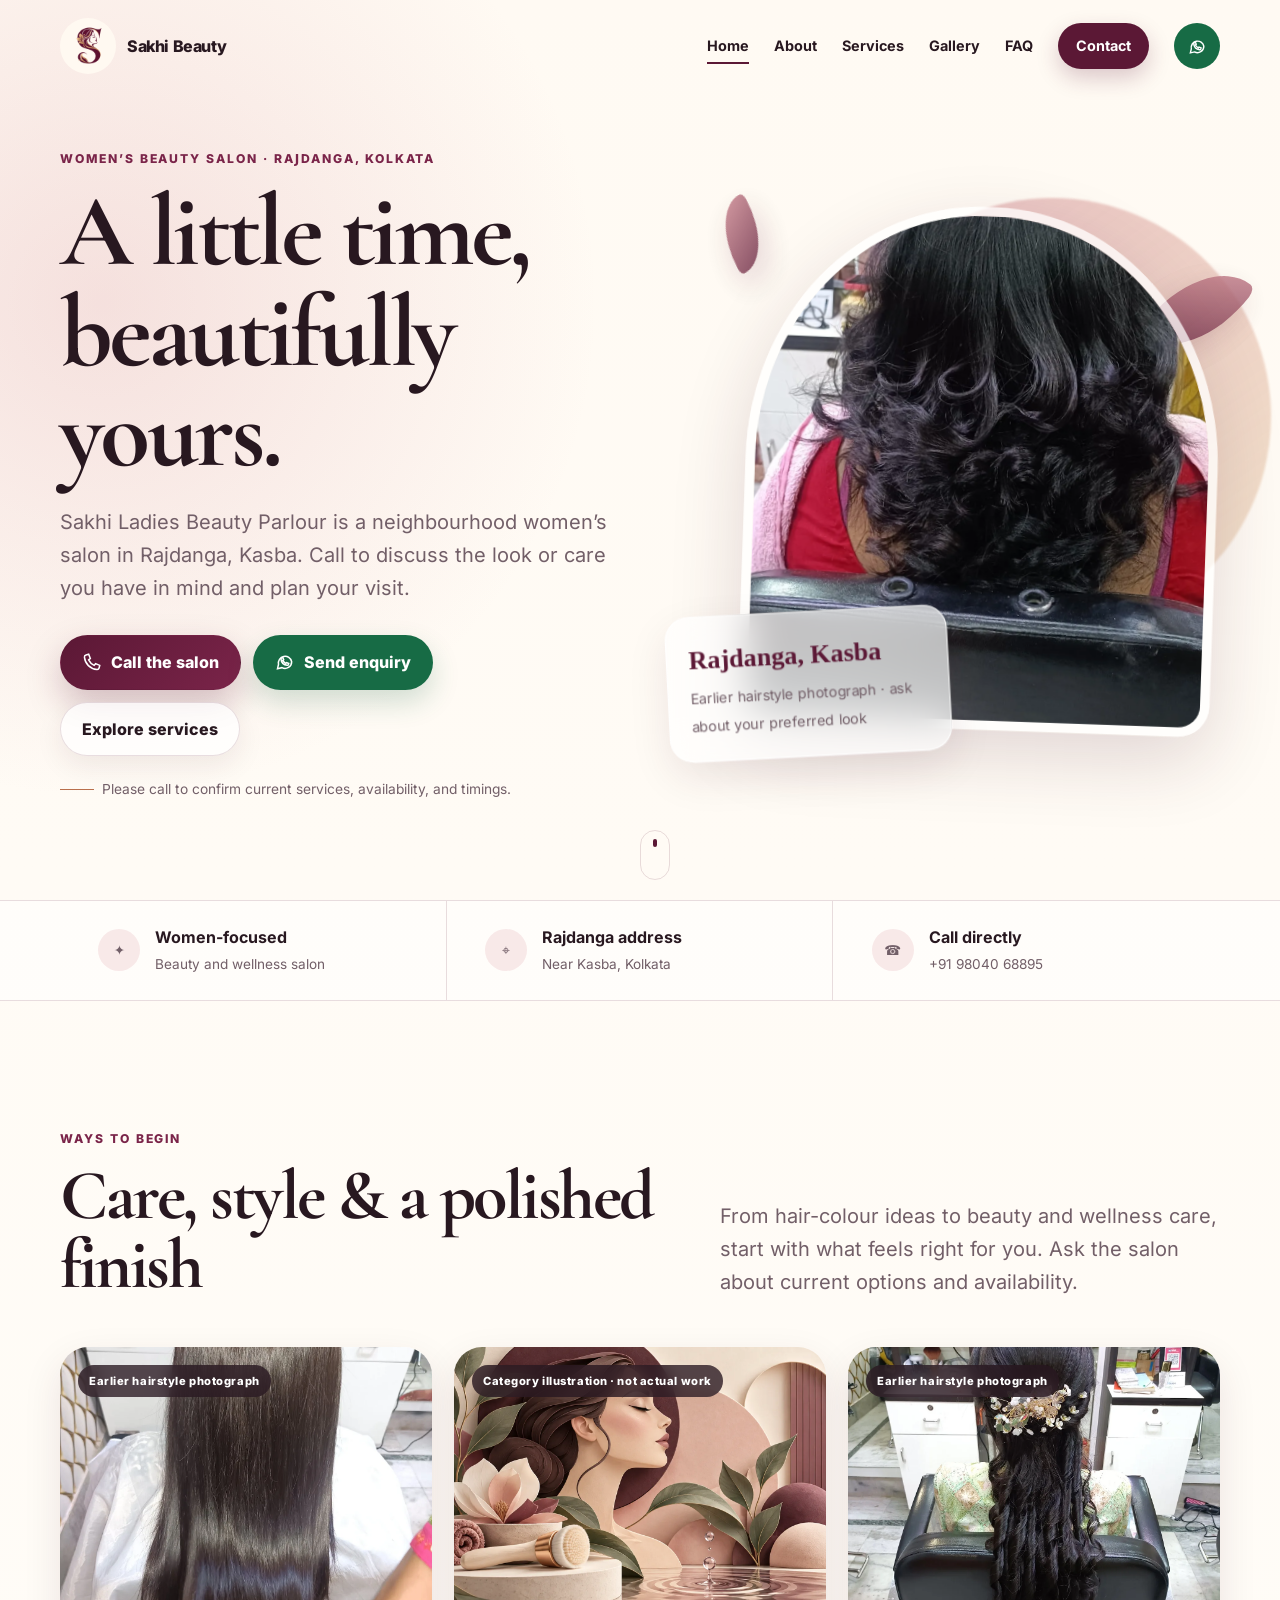
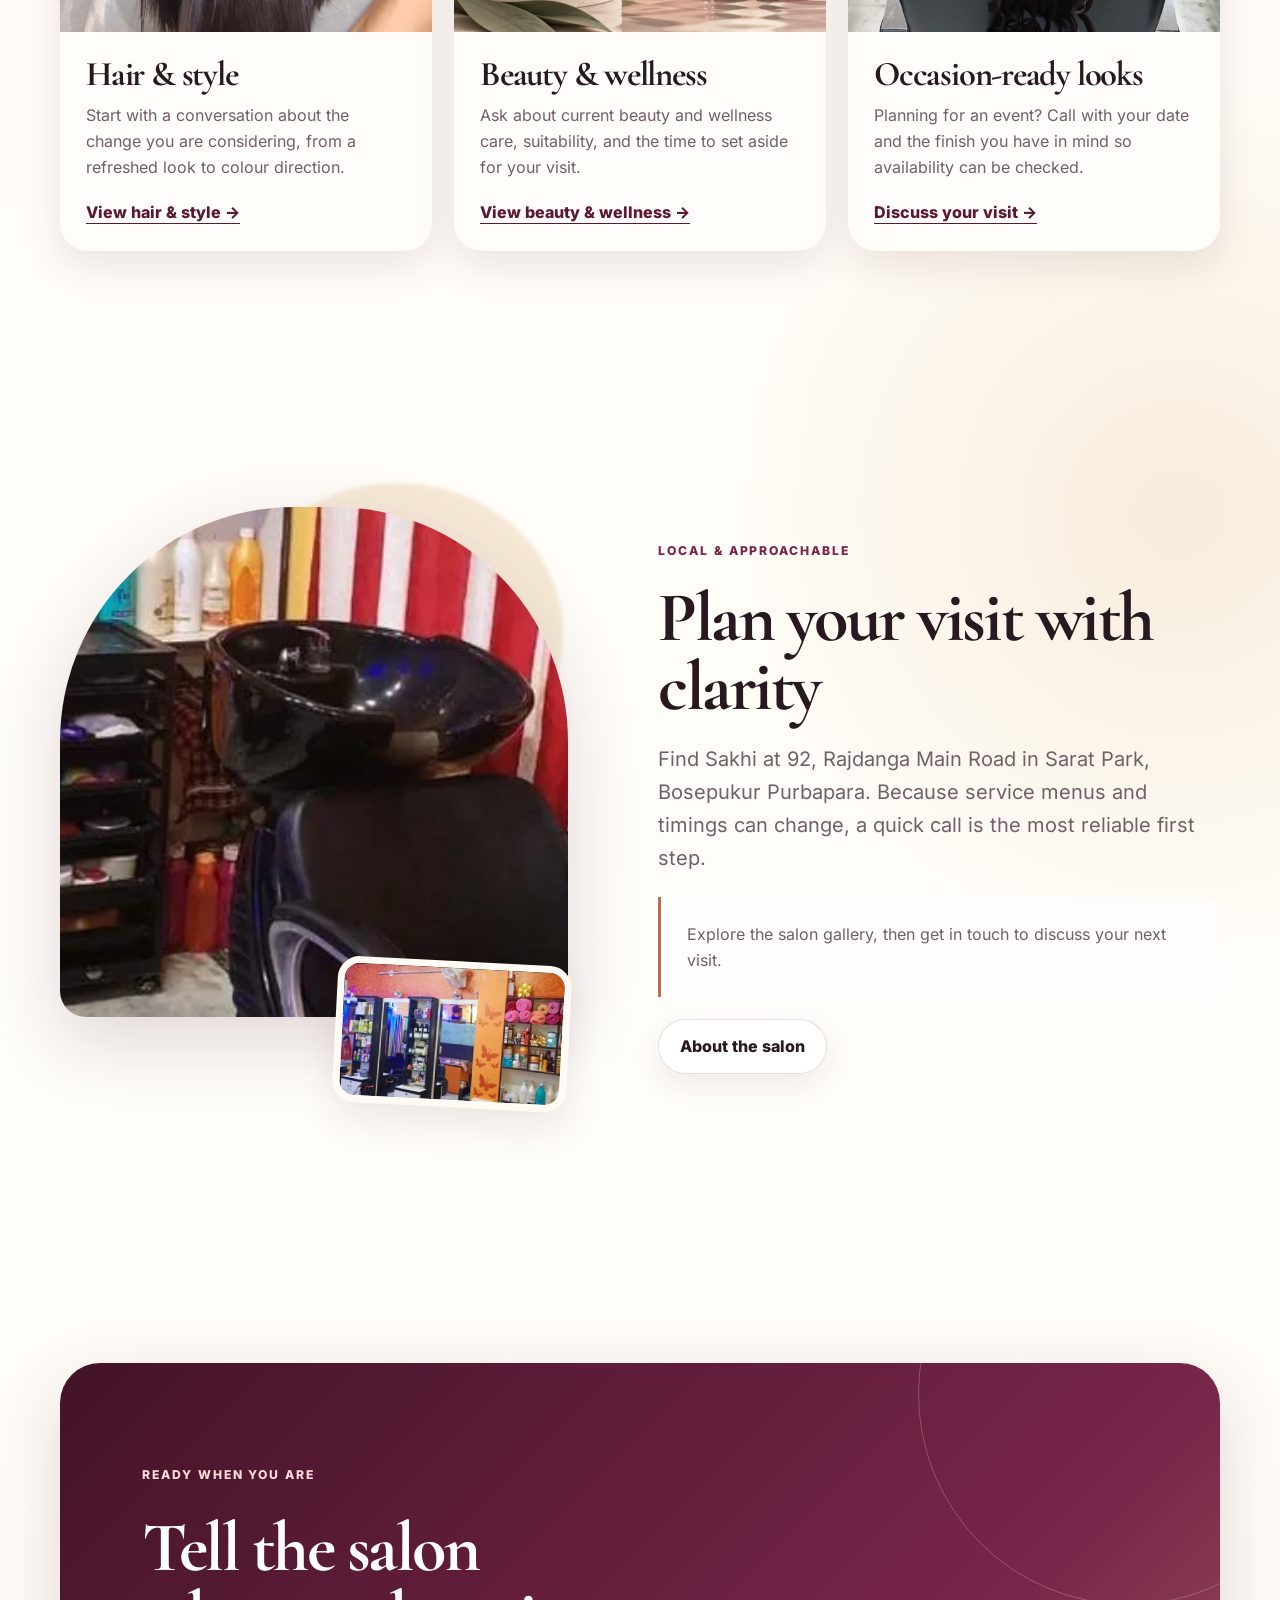
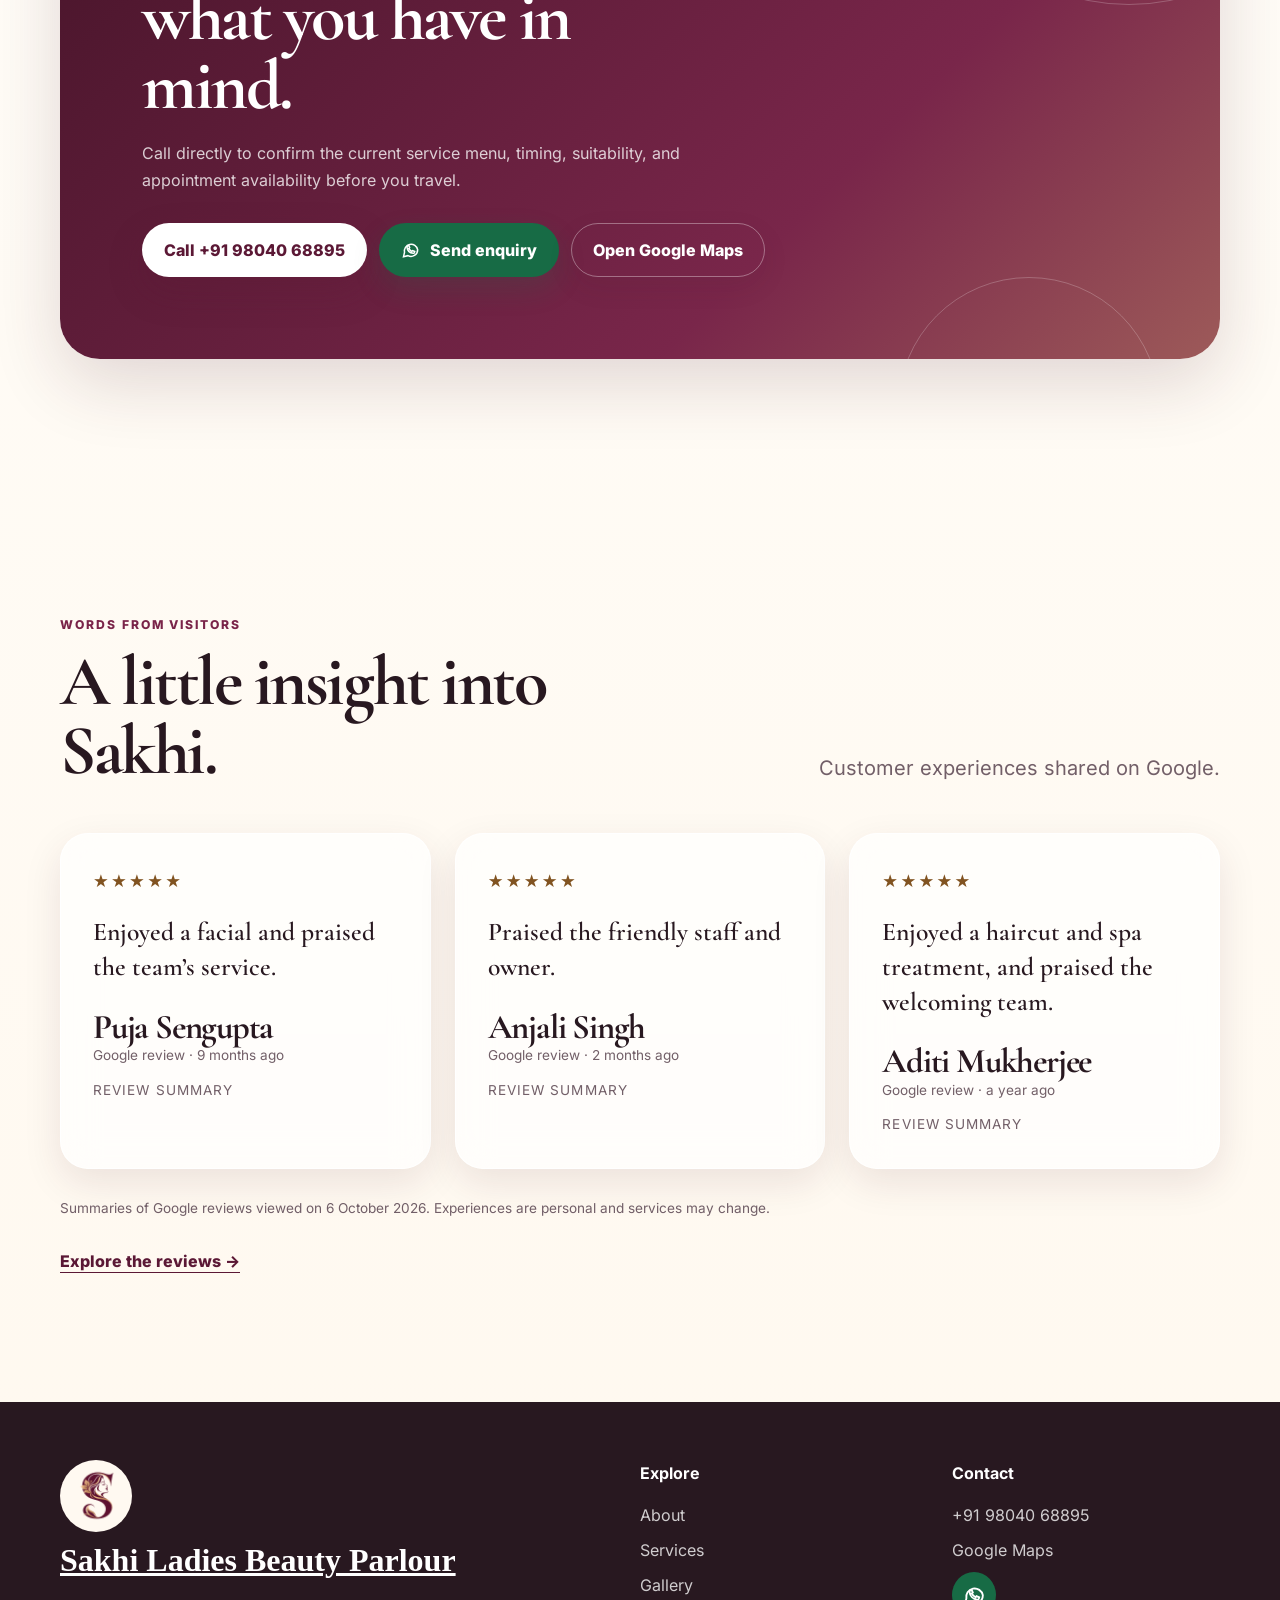
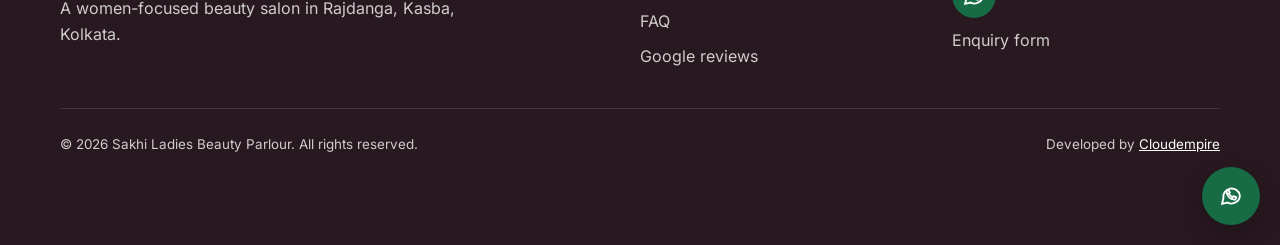
<file: index.html>
<!doctype html>
<html lang="en">
<head>
  <meta charset="utf-8">
  <meta name="viewport" content="width=device-width, initial-scale=1">
  <title>Sakhi Ladies Beauty Parlour | Women’s Salon in Rajdanga, Kolkata</title>
  <meta name="description" content="Discover Sakhi Ladies Beauty Parlour, a women-focused beauty salon at Rajdanga, Kasba. Call to discuss salon services and plan your visit.">
  <link rel="canonical" href="https://cloudempiretech.github.io/sakhi-ladies-beauty-parlour-kolkata/">
  <meta name="theme-color" content="#5b1835">
  
  <link rel="stylesheet" href="assets/css/fonts.css">
  <link rel="stylesheet" href="assets/css/styles.css">
  <script type="application/ld+json">{"@context":"https://schema.org","@type":"BeautySalon","name":"Sakhi Ladies Beauty Parlour","url":"https://cloudempiretech.github.io/sakhi-ladies-beauty-parlour-kolkata/","telephone":"+919804068895","image":"https://cloudempiretech.github.io/sakhi-ladies-beauty-parlour-kolkata/assets/images/sakhi-google-4-lg.webp","address":{"@type":"PostalAddress","streetAddress":"92, Rajdanga Main Road, Sarat Park, Bosepukur Purbapara","addressLocality":"Kolkata","addressRegion":"West Bengal","postalCode":"700107","addressCountry":"IN"},"hasMap":"https://www.google.com/maps/?cid=14520142318834126760"}</script>
<link rel="icon" href="favicon.ico" sizes="any"><link rel="icon" type="image/png" href="assets/images/favicon-32.png" sizes="32x32"><link rel="apple-touch-icon" href="assets/images/apple-touch-icon.png"></head>
<body>
  <a class="skip-link" href="#main">Skip to main content</a>
  <header class="site-header"><nav class="nav" aria-label="Primary navigation">
    <a class="brand" href="index.html"><img class="brand-logo" src="assets/images/sakhi-logo.png" alt="Sakhi logo concept" width="256" height="256"><span>Sakhi Beauty</span></a>
    <button class="menu-toggle" aria-expanded="false" aria-controls="site-menu" aria-label="Open navigation"><span></span></button>
    <div class="nav-links" id="site-menu"><a aria-current="page" href="index.html">Home</a><a href="about.html">About</a><a href="services.html">Services</a><a href="gallery.html">Gallery</a><a href="faq.html">FAQ</a><a class="nav-cta" href="contact.html">Contact</a><a class="nav-whatsapp icon-channel" href="https://wa.me/919804068895" target="_blank" rel="noopener noreferrer" aria-label="Message Sakhi on WhatsApp" title="Message Sakhi"><svg class="wa-icon" viewBox="0 0 24 24" aria-hidden="true" focusable="false"><path d="M20 11.7a8 8 0 0 1-11.7 7.1L3 20l1.2-5.1A8 8 0 1 1 20 11.7Z"/><path d="m8 7 1.3-.4 1.1 2.6-1 .9a8 8 0 0 0 3.6 3.6l.9-1 2.6 1.1-.4 1.3c-.2.6-.8 1-1.4.9-4-.4-7.1-3.5-7.5-7.5 0-.7.3-1.3.8-1.5Z"/></svg></a></div>
  </nav></header>
  <main id="main">
    <section class="hero">
      <div class="hero-grid">
        <div class="hero-copy stagger"><p class="eyebrow">Women’s beauty salon · Rajdanga, Kolkata</p><h1>A little time, beautifully yours.</h1><p class="lead">Sakhi Ladies Beauty Parlour is a neighbourhood women’s salon in Rajdanga, Kasba. Call to discuss the look or care you have in mind and plan your visit.</p><div class="hero-actions"><a class="btn btn-primary" href="tel:+919804068895" aria-label="Call Sakhi Ladies Beauty Parlour at 98040 68895"><svg viewBox="0 0 24 24" aria-hidden="true"><path d="M4.8 3.5 8 2.7l2 5-2.1 1.7a15 15 0 0 0 6.7 6.7l1.7-2.1 5 2-.8 3.2c-.3 1.2-1.4 2-2.6 1.9C9.7 20.2 3.8 14.3 2.9 6.1c-.1-1.2.7-2.3 1.9-2.6Z"/></svg>Call the salon</a><a class="btn btn-whatsapp" href="https://wa.me/919804068895?text=Hello%20Sakhi%2C%20I%27d%20like%20to%20enquire%20about%20a%20salon%20visit." target="_blank" rel="noopener noreferrer" aria-label="Enquire with Sakhi Ladies Beauty Parlour on WhatsApp"><svg viewBox="0 0 24 24" aria-hidden="true"><path d="M20 11.7a8 8 0 0 1-11.7 7.1L3 20l1.2-5.1A8 8 0 1 1 20 11.7Z"/><path d="m8 7 1.3-.4 1.1 2.6-1 .9a8 8 0 0 0 3.6 3.6l.9-1 2.6 1.1-.4 1.3c-.2.6-.8 1-1.4.9-4-.4-7.1-3.5-7.5-7.5 0-.7.3-1.3.8-1.5Z"/></svg>Send enquiry</a><a class="btn btn-secondary" href="services.html">Explore services</a></div><p class="hero-note">Please call to confirm current services, availability, and timings.</p></div>
        <div class="hero-media" aria-label="Verified earlier business photograph"><div class="hero-orb"></div><span class="petal one"></span><span class="petal two"></span><picture class="hero-frame"><source media="(max-width:620px)" srcset="assets/images/sakhi-google-4-sm.webp"><source media="(max-width:1000px)" srcset="assets/images/sakhi-google-4-md.webp"><img src="assets/images/sakhi-google-4-lg.webp" alt="Earlier Sakhi gallery photograph of curled hair, viewed from behind" width="1200" height="1200" fetchpriority="high"></picture><div class="hero-card glass"><strong>Rajdanga, Kasba</strong><span>Earlier hairstyle photograph · ask about your preferred look</span></div></div>
      </div><div class="scroll-cue" aria-hidden="true"></div>
    </section>
    <div class="trust-strip"><div class="wrap trust-grid"><div class="trust-item"><span class="trust-icon" aria-hidden="true">✦</span><div><strong>Women-focused</strong><span>Beauty and wellness salon</span></div></div><div class="trust-item"><span class="trust-icon" aria-hidden="true">⌖</span><div><strong>Rajdanga address</strong><span>Near Kasba, Kolkata</span></div></div><div class="trust-item"><span class="trust-icon" aria-hidden="true">☎</span><div><strong>Call directly</strong><span>+91 98040 68895</span></div></div></div></div>
    <section class="section"><div class="wrap"><div class="section-head" data-reveal><div><p class="eyebrow">Ways to begin</p><h2>Care, style & a polished finish</h2></div><p class="lead">From hair-colour ideas to beauty and wellness care, start with what feels right for you. Ask the salon about current options and availability.</p></div><div class="cards">
      <article class="service-card" data-reveal><picture><source media="(max-width:620px)" srcset="assets/images/sakhi-google-1-sm.webp"><source media="(max-width:1000px)" srcset="assets/images/sakhi-google-1-md.webp"><img src="assets/images/sakhi-google-1-lg.webp" alt="Earlier Sakhi gallery photograph of long straight hair, viewed from behind" width="1200" height="1600" loading="lazy"></picture><span class="art-label">Earlier hairstyle photograph</span><div class="service-card-body"><h3>Hair & style</h3><p>Start with a conversation about the change you are considering, from a refreshed look to colour direction.</p><a class="text-link" href="hair-style.html">View hair & style →</a></div></article>
      <article class="service-card" data-reveal><picture><source media="(max-width:620px)" srcset="assets/images/illustration-wellness-sm.webp"><source media="(max-width:1000px)" srcset="assets/images/illustration-wellness-md.webp"><img src="assets/images/illustration-wellness-lg.webp" alt="Illustration of a serene face, botanical leaves and a facial brush representing beauty and wellness care" loading="lazy" width="1440" height="960"></picture><span class="art-label">Category illustration · not actual work</span><div class="service-card-body"><h3>Beauty & wellness</h3><p>Ask about current beauty and wellness care, suitability, and the time to set aside for your visit.</p><a class="text-link" href="beauty-wellness.html">View beauty & wellness →</a></div></article>
      <article class="service-card" data-reveal><picture><source media="(max-width:620px)" srcset="assets/images/sakhi-google-5-sm.webp"><source media="(max-width:1000px)" srcset="assets/images/sakhi-google-5-md.webp"><img src="assets/images/sakhi-google-5-lg.webp" alt="Earlier Sakhi gallery photograph of a half-up hairstyle with floral hair accessories" width="1200" height="1600" loading="lazy"></picture><span class="art-label">Earlier hairstyle photograph</span><div class="service-card-body"><h3>Occasion-ready looks</h3><p>Planning for an event? Call with your date and the finish you have in mind so availability can be checked.</p><a class="text-link" href="contact.html">Discuss your visit →</a></div></article>
    </div></div></section>
    <section class="section"><div class="wrap split"><div class="stacked-media" data-reveal><img class="main" src="assets/images/sakhi-interior-1-lg.webp" alt="Earlier photograph of a shampoo basin and salon chair at Sakhi" loading="lazy" width="500" height="300"><img class="small" src="assets/images/sakhi-interior-2-lg.webp" alt="Earlier directory photograph showing a salon mirror station and product shelves" loading="lazy" width="500" height="300"></div><div class="copy-stack" data-reveal><p class="eyebrow">Local & approachable</p><h2>Plan your visit with clarity</h2><p class="lead">Find Sakhi at 92, Rajdanga Main Road in Sarat Park, Bosepukur Purbapara. Because service menus and timings can change, a quick call is the most reliable first step.</p><div class="quote">Explore the salon gallery, then get in touch to discuss your next visit.</div><a class="btn btn-secondary" href="about.html">About the salon</a></div></div></section>
    <section class="section"><div class="wrap cta-panel" data-reveal><p class="eyebrow" style="color:#ffd9d8">Ready when you are</p><h2>Tell the salon what you have in mind.</h2><p>Call directly to confirm the current service menu, timing, suitability, and appointment availability before you travel.</p><div class="hero-actions"><a class="btn btn-primary" href="tel:+919804068895">Call +91 98040 68895</a><a class="btn btn-whatsapp" href="https://wa.me/919804068895?text=Hello%20Sakhi%2C%20I%27d%20like%20to%20enquire%20about%20a%20salon%20visit." target="_blank" rel="noopener noreferrer" aria-label="Enquire with Sakhi Ladies Beauty Parlour on WhatsApp"><svg viewBox="0 0 24 24" aria-hidden="true"><path d="M20 11.7a8 8 0 0 1-11.7 7.1L3 20l1.2-5.1A8 8 0 1 1 20 11.7Z"/><path d="m8 7 1.3-.4 1.1 2.6-1 .9a8 8 0 0 0 3.6 3.6l.9-1 2.6 1.1-.4 1.3c-.2.6-.8 1-1.4.9-4-.4-7.1-3.5-7.5-7.5 0-.7.3-1.3.8-1.5Z"/></svg>Send enquiry</a><a class="btn btn-secondary" style="color:#fff;background:transparent;border-color:rgba(255,255,255,.35)" href="https://www.google.com/maps/?cid=14520142318834126760" target="_blank" rel="noopener noreferrer">Open Google Maps</a></div></div></section>
  <section class="section review-section"><div class="wrap"><div class="section-head" data-reveal><div><p class="eyebrow">Words from visitors</p><h2>A little insight into Sakhi.</h2></div><p class="lead">Customer experiences shared on Google.</p></div><div class="review-grid"><article class="review-card glass" data-reveal><p class="review-stars" aria-label="5 out of 5 stars">★★★★★</p><p class="review-summary">Enjoyed a facial and praised the team’s service.</p><h3>Puja Sengupta</h3><p class="review-meta">Google review · 9 months ago</p><p class="review-label">Review summary</p></article><article class="review-card glass" data-reveal><p class="review-stars" aria-label="5 out of 5 stars">★★★★★</p><p class="review-summary">Praised the friendly staff and owner.</p><h3>Anjali Singh</h3><p class="review-meta">Google review · 2 months ago</p><p class="review-label">Review summary</p></article><article class="review-card glass" data-reveal><p class="review-stars" aria-label="5 out of 5 stars">★★★★★</p><p class="review-summary">Enjoyed a haircut and spa treatment, and praised the welcoming team.</p><h3>Aditi Mukherjee</h3><p class="review-meta">Google review · a year ago</p><p class="review-label">Review summary</p></article></div><p class="review-note">Summaries of Google reviews viewed on 6 October 2026. Experiences are personal and services may change.</p><a class="text-link" href="reviews.html">Explore the reviews →</a></div></section></main>
  <footer class="site-footer"><div class="wrap"><div class="footer-grid"><div><a class="footer-brand" href="index.html"><img class="footer-logo" src="assets/images/sakhi-logo.png" alt="Sakhi logo concept" width="256" height="256">Sakhi Ladies Beauty Parlour</a><p>A women-focused beauty salon in Rajdanga, Kasba, Kolkata.</p></div><div class="footer-links"><strong>Explore</strong><a href="about.html">About</a><a href="services.html">Services</a><a href="gallery.html">Gallery</a><a href="faq.html">FAQ</a><a href="reviews.html">Google reviews</a></div><div class="footer-links"><strong>Contact</strong><a href="tel:+919804068895">+91 98040 68895</a><a href="https://www.google.com/maps/?cid=14520142318834126760" target="_blank" rel="noopener noreferrer">Google Maps</a><a href="https://wa.me/919804068895" target="_blank" rel="noopener noreferrer" class="icon-channel" aria-label="Message Sakhi on WhatsApp" title="Message Sakhi"><svg class="wa-icon" viewBox="0 0 24 24" aria-hidden="true" focusable="false"><path d="M20 11.7a8 8 0 0 1-11.7 7.1L3 20l1.2-5.1A8 8 0 1 1 20 11.7Z"/><path d="m8 7 1.3-.4 1.1 2.6-1 .9a8 8 0 0 0 3.6 3.6l.9-1 2.6 1.1-.4 1.3c-.2.6-.8 1-1.4.9-4-.4-7.1-3.5-7.5-7.5 0-.7.3-1.3.8-1.5Z"/></svg></a><a href="contact.html#enquiry">Enquiry form</a></div></div><div class="footer-bottom"><span>© 2026 Sakhi Ladies Beauty Parlour. All rights reserved.</span><span>Developed by <a href="https://cloudempire.tech/" target="_blank" rel="noopener noreferrer">Cloudempire</a></span></div></div></footer>
  <script src="assets/js/main.js" defer></script>
<a class="whatsapp-float" href="https://wa.me/919804068895" target="_blank" rel="noopener noreferrer" aria-label="Chat with Sakhi on WhatsApp"><svg viewBox="0 0 24 24" aria-hidden="true"><path d="M20 11.7a8 8 0 0 1-11.7 7.1L3 20l1.2-5.1A8 8 0 1 1 20 11.7Z"/><path d="m8 7 1.3-.4 1.1 2.6-1 .9a8 8 0 0 0 3.6 3.6l.9-1 2.6 1.1-.4 1.3c-.2.6-.8 1-1.4.9-4-.4-7.1-3.5-7.5-7.5 0-.7.3-1.3.8-1.5Z"/></svg></a></body></html>
</file>
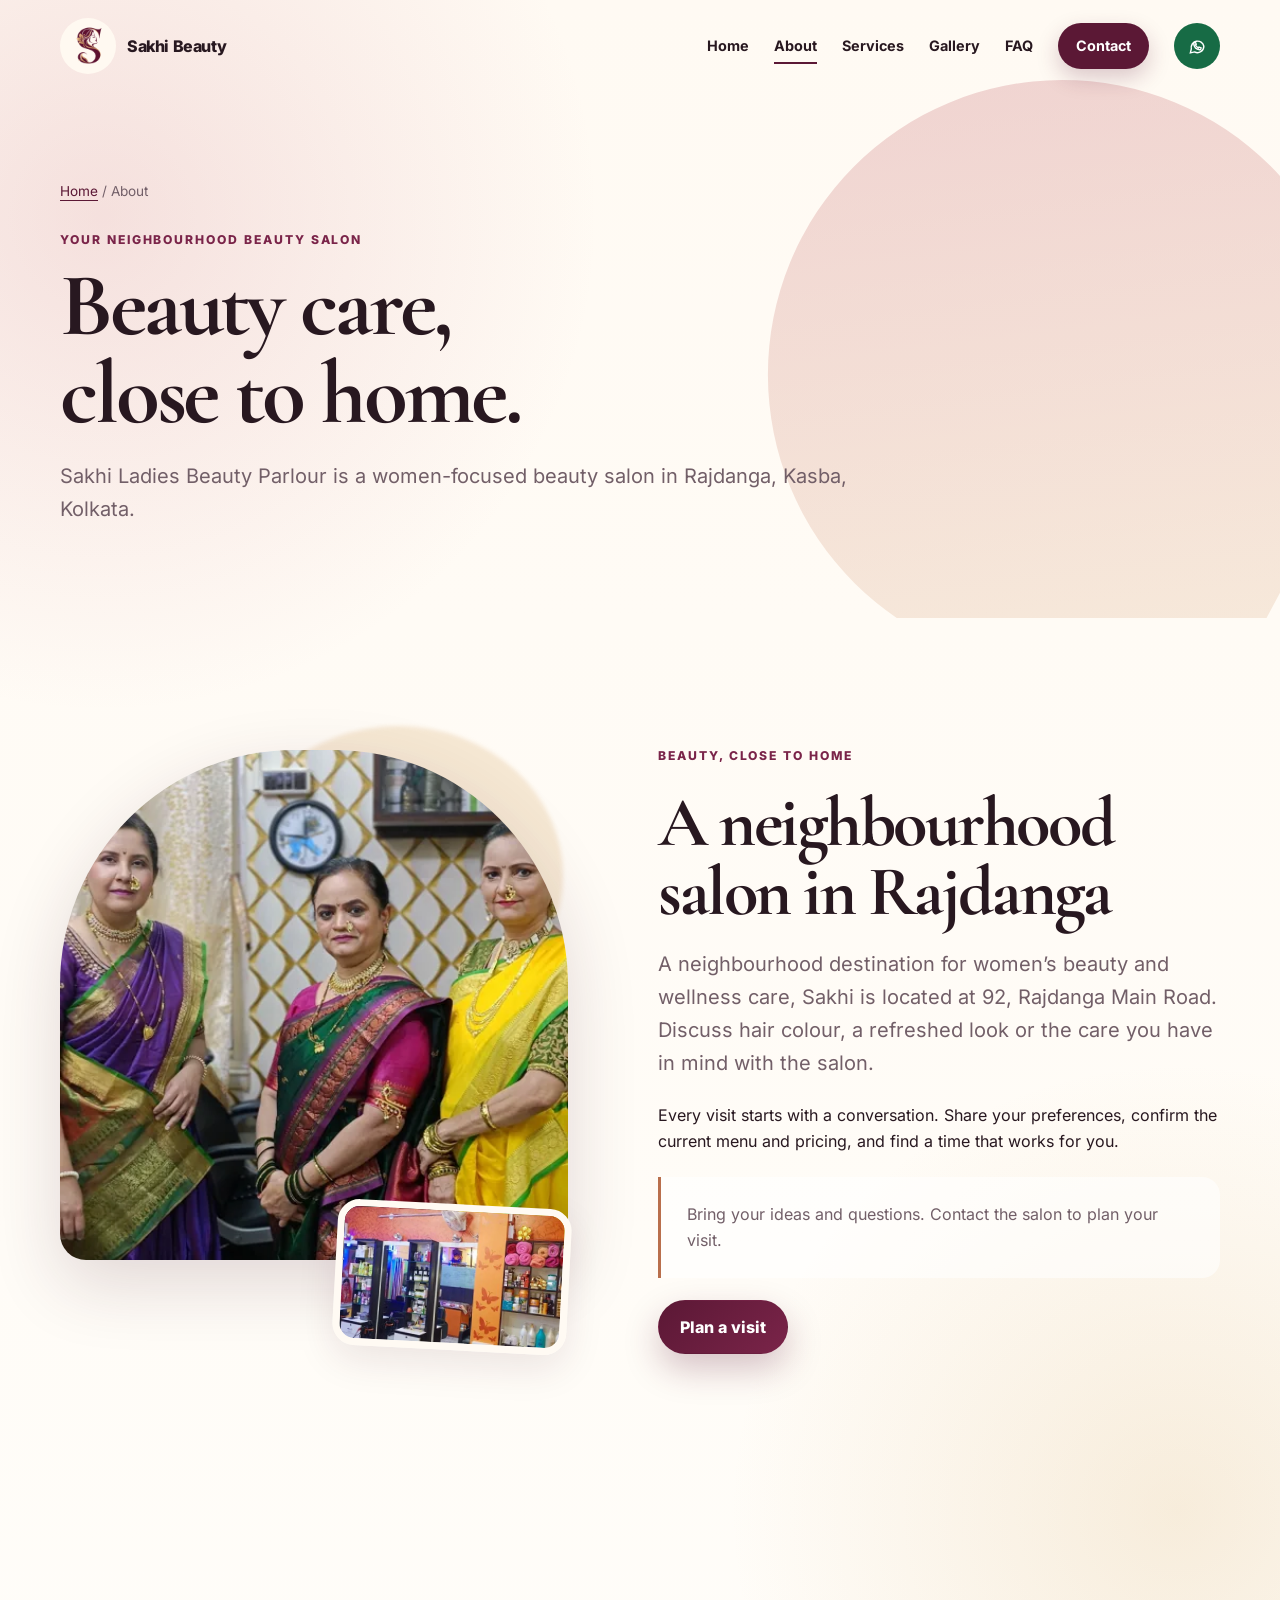
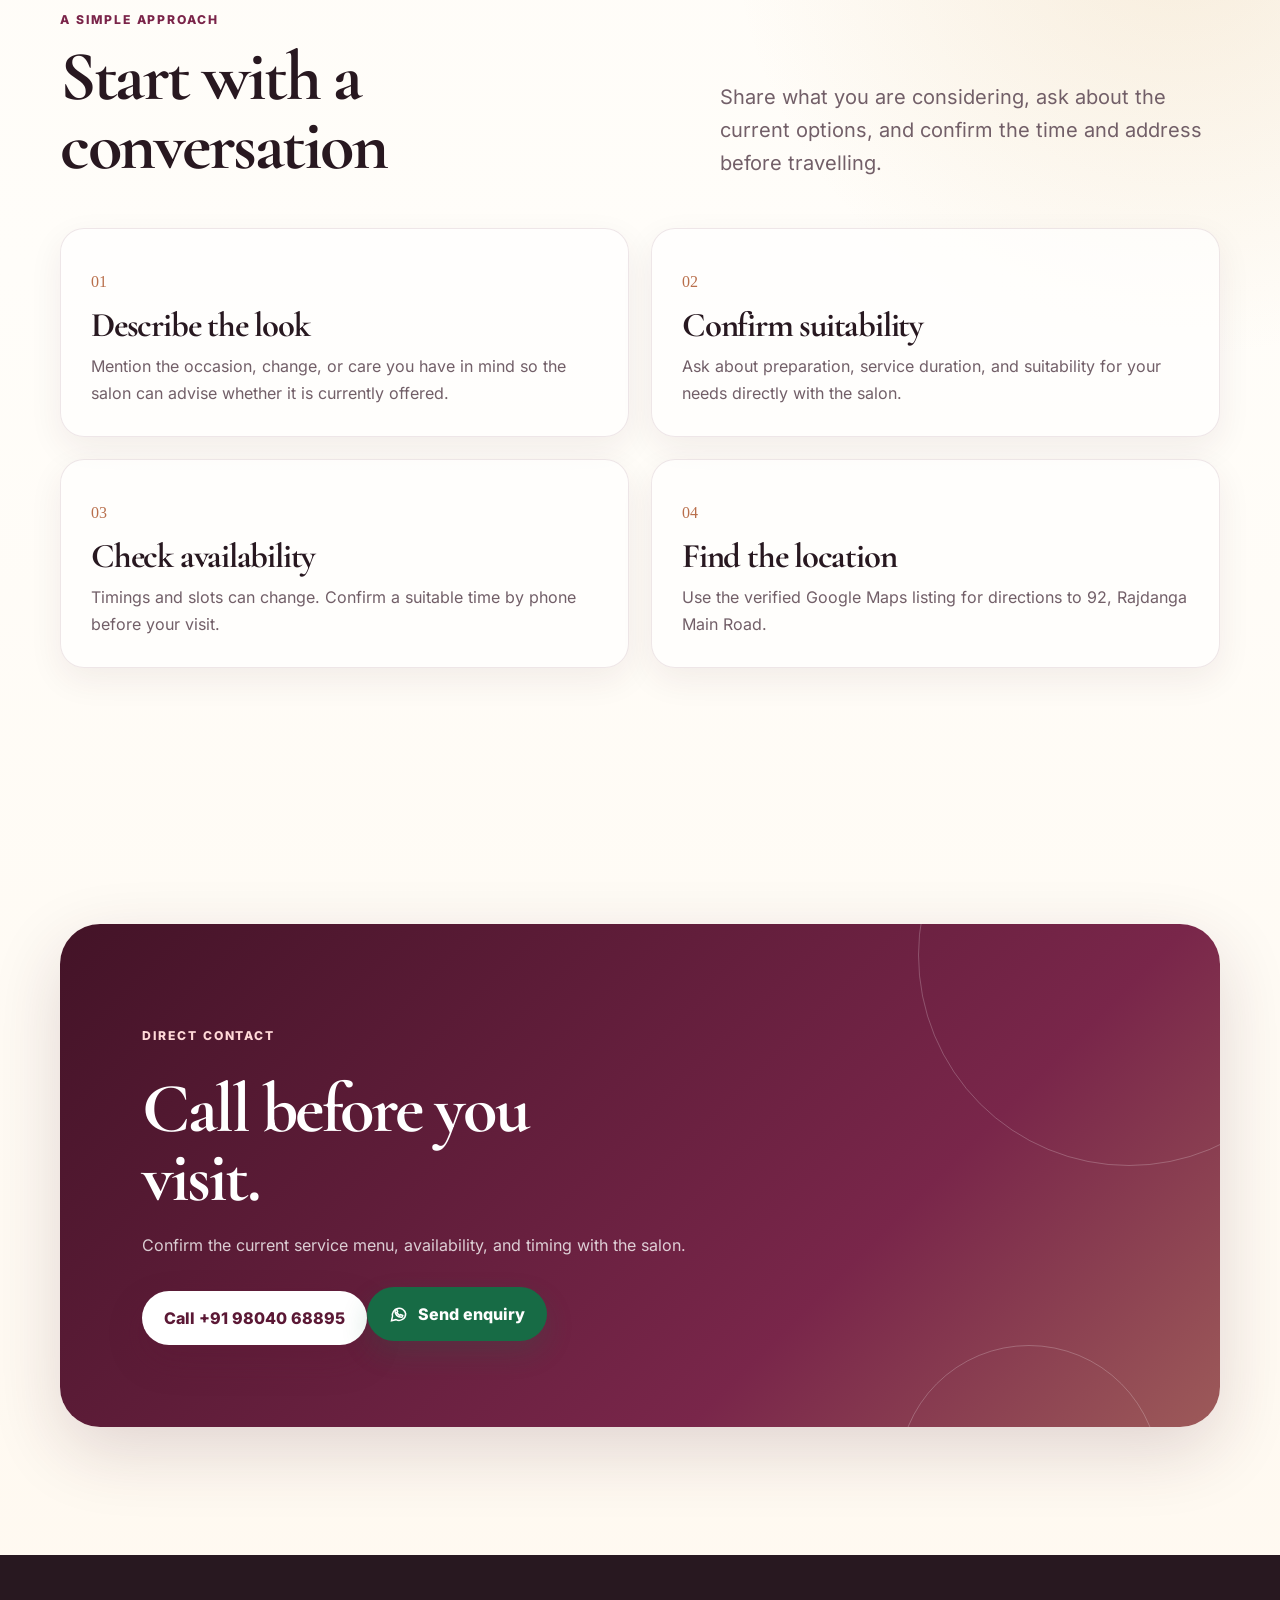
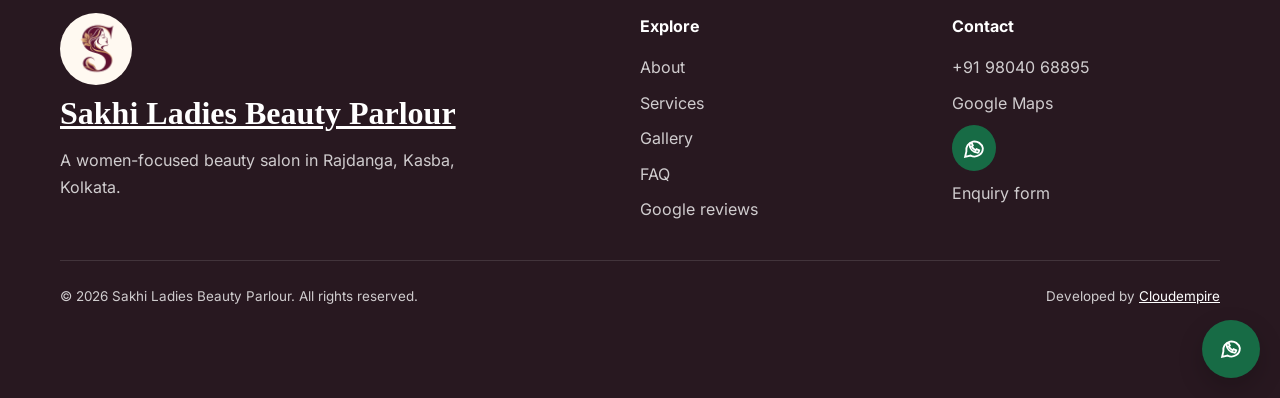
<file: about.html>
<!doctype html><html lang="en"><head><meta charset="utf-8"><meta name="viewport" content="width=device-width,initial-scale=1"><title>About Sakhi Ladies Beauty Parlour | Rajdanga, Kasba</title><meta name="description" content="Discover Sakhi Ladies Beauty Parlour, a women-focused beauty salon in Rajdanga, Kasba, Kolkata."><link rel="canonical" href="https://cloudempiretech.github.io/sakhi-ladies-beauty-parlour-kolkata/about.html"><meta name="theme-color" content="#5b1835"><link rel="stylesheet" href="assets/css/fonts.css"><link rel="stylesheet" href="assets/css/styles.css"><script type="application/ld+json">{"@context":"https://schema.org","@type":"BeautySalon","name":"Sakhi Ladies Beauty Parlour","url":"https://cloudempiretech.github.io/sakhi-ladies-beauty-parlour-kolkata/","telephone":"+919804068895","address":{"@type":"PostalAddress","streetAddress":"92, Rajdanga Main Road, Sarat Park, Bosepukur Purbapara","addressLocality":"Kolkata","addressRegion":"West Bengal","postalCode":"700107","addressCountry":"IN"},"hasMap":"https://www.google.com/maps/?cid=14520142318834126760"}</script><link rel="icon" href="favicon.ico" sizes="any"><link rel="icon" type="image/png" href="assets/images/favicon-32.png" sizes="32x32"><link rel="apple-touch-icon" href="assets/images/apple-touch-icon.png"></head><body><a class="skip-link" href="#main">Skip to main content</a><header class="site-header"><nav class="nav" aria-label="Primary navigation"><a class="brand" href="index.html"><img class="brand-logo" src="assets/images/sakhi-logo.png" alt="Sakhi logo concept" width="256" height="256"><span>Sakhi Beauty</span></a><button class="menu-toggle" aria-expanded="false" aria-controls="site-menu" aria-label="Open navigation"><span></span></button><div class="nav-links" id="site-menu"><a href="index.html">Home</a><a aria-current="page" href="about.html">About</a><a href="services.html">Services</a><a href="gallery.html">Gallery</a><a href="faq.html">FAQ</a><a class="nav-cta" href="contact.html">Contact</a><a class="nav-whatsapp icon-channel" href="https://wa.me/919804068895" target="_blank" rel="noopener noreferrer" aria-label="Message Sakhi on WhatsApp" title="Message Sakhi"><svg class="wa-icon" viewBox="0 0 24 24" aria-hidden="true" focusable="false"><path d="M20 11.7a8 8 0 0 1-11.7 7.1L3 20l1.2-5.1A8 8 0 1 1 20 11.7Z"/><path d="m8 7 1.3-.4 1.1 2.6-1 .9a8 8 0 0 0 3.6 3.6l.9-1 2.6 1.1-.4 1.3c-.2.6-.8 1-1.4.9-4-.4-7.1-3.5-7.5-7.5 0-.7.3-1.3.8-1.5Z"/></svg></a></div></nav></header><main id="main"><section class="page-hero"><div class="wrap stagger"><p class="crumb"><a href="index.html">Home</a> / About</p><p class="eyebrow">Your neighbourhood beauty salon</p><h1>Beauty care, close to home.</h1><p class="lead">Sakhi Ladies Beauty Parlour is a women-focused beauty salon in Rajdanga, Kasba, Kolkata.</p></div></section><section class="section"><div class="wrap split"><div class="stacked-media" data-reveal><img class="main" src="assets/images/sakhi-google-3-lg.webp" srcset="assets/images/sakhi-google-3-sm.webp 480w, assets/images/sakhi-google-3-md.webp 800w, assets/images/sakhi-google-3-lg.webp 1200w" sizes="(max-width:900px) 90vw, 480px" alt="Earlier Sakhi gallery photograph of three women in saris inside the salon" width="1200" height="1600"><img class="small" src="assets/images/sakhi-interior-2-lg.webp" alt="Earlier directory photograph of a salon mirror station" width="500" height="300" loading="lazy"></div><div class="copy-stack" data-reveal><p class="eyebrow">Beauty, close to home</p><h2>A neighbourhood salon in Rajdanga</h2><p class="lead">A neighbourhood destination for women’s beauty and wellness care, Sakhi is located at 92, Rajdanga Main Road. Discuss hair colour, a refreshed look or the care you have in mind with the salon.</p><p>Every visit starts with a conversation. Share your preferences, confirm the current menu and pricing, and find a time that works for you.</p><div class="quote">Bring your ideas and questions. Contact the salon to plan your visit.</div><a class="btn btn-primary" href="contact.html">Plan a visit</a></div></div></section><section class="section"><div class="wrap"><div class="section-head" data-reveal><div><p class="eyebrow">A simple approach</p><h2>Start with a conversation</h2></div><p class="lead">Share what you are considering, ask about the current options, and confirm the time and address before travelling.</p></div><div class="feature-grid"><article class="feature" data-reveal><p class="num">01</p><h3>Describe the look</h3><p>Mention the occasion, change, or care you have in mind so the salon can advise whether it is currently offered.</p></article><article class="feature" data-reveal><p class="num">02</p><h3>Confirm suitability</h3><p>Ask about preparation, service duration, and suitability for your needs directly with the salon.</p></article><article class="feature" data-reveal><p class="num">03</p><h3>Check availability</h3><p>Timings and slots can change. Confirm a suitable time by phone before your visit.</p></article><article class="feature" data-reveal><p class="num">04</p><h3>Find the location</h3><p>Use the verified Google Maps listing for directions to 92, Rajdanga Main Road.</p></article></div></div></section><section class="section"><div class="wrap cta-panel" data-reveal><p class="eyebrow" style="color:#ffd9d8">Direct contact</p><h2>Call before you visit.</h2><p>Confirm the current service menu, availability, and timing with the salon.</p><a class="btn btn-primary" href="tel:+919804068895">Call +91 98040 68895</a><a class="btn btn-whatsapp" href="https://wa.me/919804068895?text=Hello%20Sakhi%2C%20I%27d%20like%20to%20enquire%20about%20a%20salon%20visit." target="_blank" rel="noopener noreferrer" aria-label="Enquire with Sakhi Ladies Beauty Parlour on WhatsApp"><svg viewBox="0 0 24 24" aria-hidden="true"><path d="M20 11.7a8 8 0 0 1-11.7 7.1L3 20l1.2-5.1A8 8 0 1 1 20 11.7Z"/><path d="m8 7 1.3-.4 1.1 2.6-1 .9a8 8 0 0 0 3.6 3.6l.9-1 2.6 1.1-.4 1.3c-.2.6-.8 1-1.4.9-4-.4-7.1-3.5-7.5-7.5 0-.7.3-1.3.8-1.5Z"/></svg>Send enquiry</a></div></section></main><footer class="site-footer"><div class="wrap"><div class="footer-grid"><div><a class="footer-brand" href="index.html"><img class="footer-logo" src="assets/images/sakhi-logo.png" alt="Sakhi logo concept" width="256" height="256">Sakhi Ladies Beauty Parlour</a><p>A women-focused beauty salon in Rajdanga, Kasba, Kolkata.</p></div><div class="footer-links"><strong>Explore</strong><a href="about.html">About</a><a href="services.html">Services</a><a href="gallery.html">Gallery</a><a href="faq.html">FAQ</a><a href="reviews.html">Google reviews</a></div><div class="footer-links"><strong>Contact</strong><a href="tel:+919804068895">+91 98040 68895</a><a href="https://www.google.com/maps/?cid=14520142318834126760" target="_blank" rel="noopener noreferrer">Google Maps</a><a href="https://wa.me/919804068895" target="_blank" rel="noopener noreferrer" class="icon-channel" aria-label="Message Sakhi on WhatsApp" title="Message Sakhi"><svg class="wa-icon" viewBox="0 0 24 24" aria-hidden="true" focusable="false"><path d="M20 11.7a8 8 0 0 1-11.7 7.1L3 20l1.2-5.1A8 8 0 1 1 20 11.7Z"/><path d="m8 7 1.3-.4 1.1 2.6-1 .9a8 8 0 0 0 3.6 3.6l.9-1 2.6 1.1-.4 1.3c-.2.6-.8 1-1.4.9-4-.4-7.1-3.5-7.5-7.5 0-.7.3-1.3.8-1.5Z"/></svg></a><a href="contact.html#enquiry">Enquiry form</a></div></div><div class="footer-bottom"><span>© 2026 Sakhi Ladies Beauty Parlour. All rights reserved.</span><span>Developed by <a href="https://cloudempire.tech/" target="_blank" rel="noopener noreferrer">Cloudempire</a></span></div></div></footer><script src="assets/js/main.js" defer></script><a class="whatsapp-float" href="https://wa.me/919804068895" target="_blank" rel="noopener noreferrer" aria-label="Chat with Sakhi on WhatsApp"><svg viewBox="0 0 24 24" aria-hidden="true"><path d="M20 11.7a8 8 0 0 1-11.7 7.1L3 20l1.2-5.1A8 8 0 1 1 20 11.7Z"/><path d="m8 7 1.3-.4 1.1 2.6-1 .9a8 8 0 0 0 3.6 3.6l.9-1 2.6 1.1-.4 1.3c-.2.6-.8 1-1.4.9-4-.4-7.1-3.5-7.5-7.5 0-.7.3-1.3.8-1.5Z"/></svg></a></body></html>
</file>
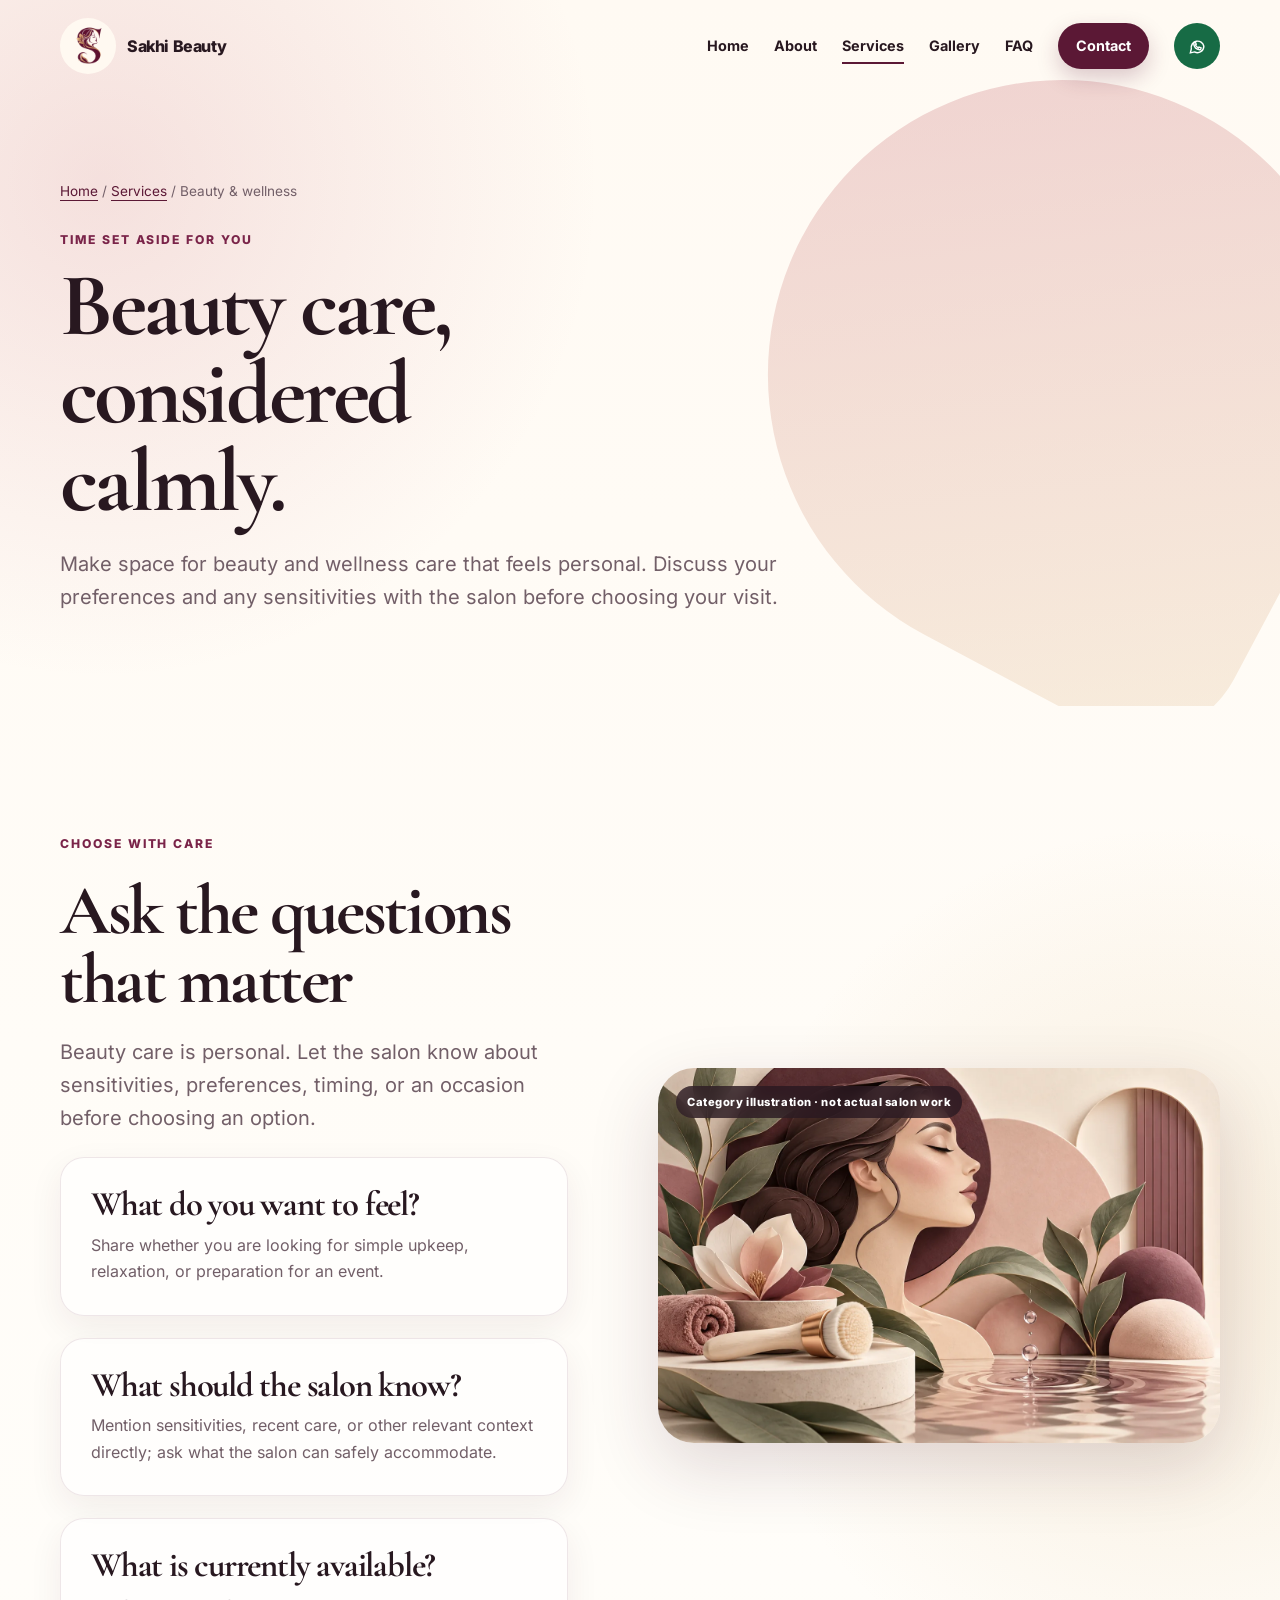
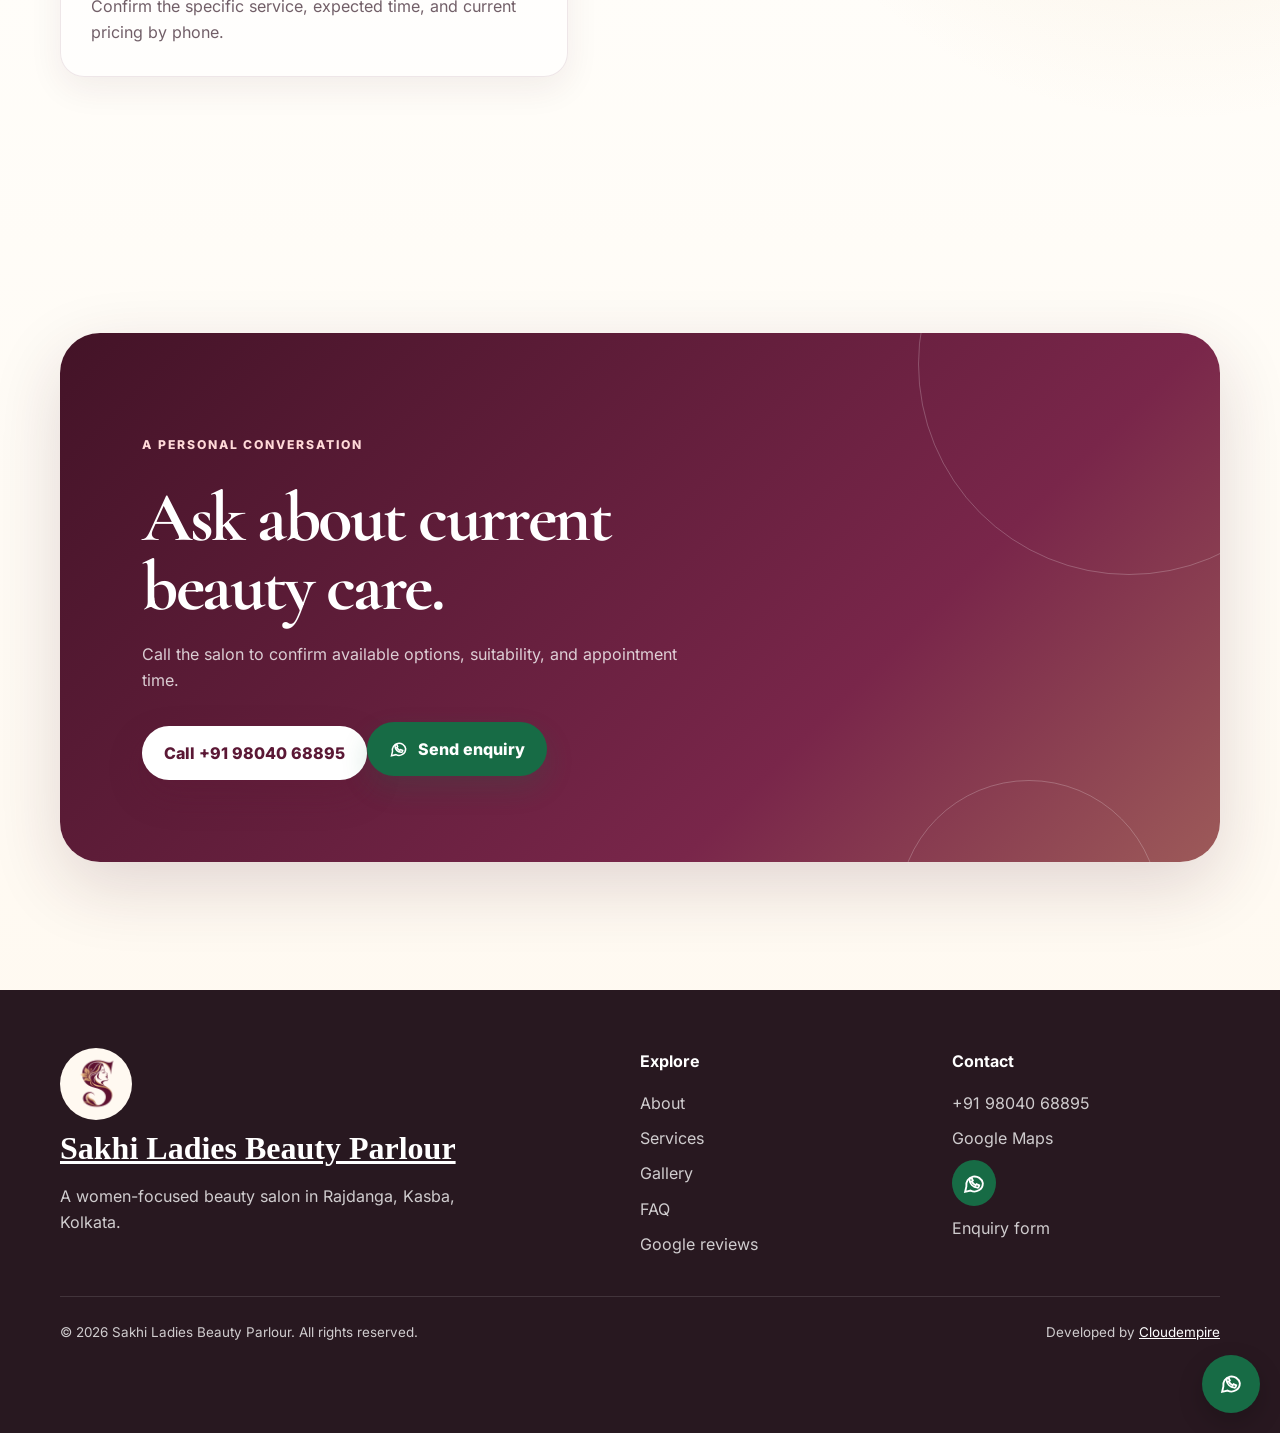
<file: beauty-wellness.html>
<!doctype html><html lang="en"><head><meta charset="utf-8"><meta name="viewport" content="width=device-width,initial-scale=1"><title>Beauty & Wellness Care | Sakhi Beauty Rajdanga</title><meta name="description" content="Explore beauty and wellness care at Sakhi Ladies Beauty Parlour in Rajdanga. Call to confirm the current options and suitability for your needs."><link rel="canonical" href="https://cloudempiretech.github.io/sakhi-ladies-beauty-parlour-kolkata/beauty-wellness.html"><meta name="theme-color" content="#5b1835"><link rel="stylesheet" href="assets/css/fonts.css"><link rel="stylesheet" href="assets/css/styles.css"><script type="application/ld+json">{"@context":"https://schema.org","@type":"Service","name":"Beauty and wellness care","provider":{"@type":"BeautySalon","name":"Sakhi Ladies Beauty Parlour","telephone":"+919804068895","url":"https://cloudempiretech.github.io/sakhi-ladies-beauty-parlour-kolkata/"},"areaServed":"Rajdanga, Kasba, Kolkata"}</script><link rel="icon" href="favicon.ico" sizes="any"><link rel="icon" type="image/png" href="assets/images/favicon-32.png" sizes="32x32"><link rel="apple-touch-icon" href="assets/images/apple-touch-icon.png"></head><body><a class="skip-link" href="#main">Skip to main content</a><header class="site-header"><nav class="nav" aria-label="Primary navigation"><a class="brand" href="index.html"><img class="brand-logo" src="assets/images/sakhi-logo.png" alt="Sakhi logo concept" width="256" height="256"><span>Sakhi Beauty</span></a><button class="menu-toggle" aria-expanded="false" aria-controls="site-menu" aria-label="Open navigation"><span></span></button><div class="nav-links" id="site-menu"><a href="index.html">Home</a><a href="about.html">About</a><a aria-current="page" href="services.html">Services</a><a href="gallery.html">Gallery</a><a href="faq.html">FAQ</a><a class="nav-cta" href="contact.html">Contact</a><a class="nav-whatsapp icon-channel" href="https://wa.me/919804068895" target="_blank" rel="noopener noreferrer" aria-label="Message Sakhi on WhatsApp" title="Message Sakhi"><svg class="wa-icon" viewBox="0 0 24 24" aria-hidden="true" focusable="false"><path d="M20 11.7a8 8 0 0 1-11.7 7.1L3 20l1.2-5.1A8 8 0 1 1 20 11.7Z"/><path d="m8 7 1.3-.4 1.1 2.6-1 .9a8 8 0 0 0 3.6 3.6l.9-1 2.6 1.1-.4 1.3c-.2.6-.8 1-1.4.9-4-.4-7.1-3.5-7.5-7.5 0-.7.3-1.3.8-1.5Z"/></svg></a></div></nav></header><main id="main"><section class="page-hero"><div class="wrap stagger"><p class="crumb"><a href="index.html">Home</a> / <a href="services.html">Services</a> / Beauty & wellness</p><p class="eyebrow">Time set aside for you</p><h1>Beauty care, considered calmly.</h1><p class="lead">Make space for beauty and wellness care that feels personal. Discuss your preferences and any sensitivities with the salon before choosing your visit.</p></div></section><section class="section"><div class="wrap split"><div class="copy-stack" data-reveal><p class="eyebrow">Choose with care</p><h2>Ask the questions that matter</h2><p class="lead">Beauty care is personal. Let the salon know about sensitivities, preferences, timing, or an occasion before choosing an option.</p><div class="feature-grid" style="grid-template-columns:1fr"><div class="feature"><h3>What do you want to feel?</h3><p>Share whether you are looking for simple upkeep, relaxation, or preparation for an event.</p></div><div class="feature"><h3>What should the salon know?</h3><p>Mention sensitivities, recent care, or other relevant context directly; ask what the salon can safely accommodate.</p></div><div class="feature"><h3>What is currently available?</h3><p>Confirm the specific service, expected time, and current pricing by phone.</p></div></div></div><div data-reveal style="position:relative"><picture><source media="(max-width:620px)" srcset="assets/images/illustration-wellness-sm.webp"><source media="(max-width:1000px)" srcset="assets/images/illustration-wellness-md.webp"><img style="border-radius:36px;box-shadow:var(--shadow)" src="assets/images/illustration-wellness-lg.webp" alt="Illustration of a serene profile, botanical leaves and a facial brush representing beauty and wellness care" width="1440" height="960"></picture><span class="art-label">Category illustration · not actual salon work</span></div></div></section><section class="section"><div class="wrap cta-panel" data-reveal><p class="eyebrow" style="color:#ffd9d8">A personal conversation</p><h2>Ask about current beauty care.</h2><p>Call the salon to confirm available options, suitability, and appointment time.</p><a class="btn btn-primary" href="tel:+919804068895">Call +91 98040 68895</a><a class="btn btn-whatsapp" href="https://wa.me/919804068895?text=Hello%20Sakhi%2C%20I%27d%20like%20to%20enquire%20about%20a%20salon%20visit." target="_blank" rel="noopener noreferrer" aria-label="Enquire with Sakhi Ladies Beauty Parlour on WhatsApp"><svg viewBox="0 0 24 24" aria-hidden="true"><path d="M20 11.7a8 8 0 0 1-11.7 7.1L3 20l1.2-5.1A8 8 0 1 1 20 11.7Z"/><path d="m8 7 1.3-.4 1.1 2.6-1 .9a8 8 0 0 0 3.6 3.6l.9-1 2.6 1.1-.4 1.3c-.2.6-.8 1-1.4.9-4-.4-7.1-3.5-7.5-7.5 0-.7.3-1.3.8-1.5Z"/></svg>Send enquiry</a></div></section></main><footer class="site-footer"><div class="wrap"><div class="footer-grid"><div><a class="footer-brand" href="index.html"><img class="footer-logo" src="assets/images/sakhi-logo.png" alt="Sakhi logo concept" width="256" height="256">Sakhi Ladies Beauty Parlour</a><p>A women-focused beauty salon in Rajdanga, Kasba, Kolkata.</p></div><div class="footer-links"><strong>Explore</strong><a href="about.html">About</a><a href="services.html">Services</a><a href="gallery.html">Gallery</a><a href="faq.html">FAQ</a><a href="reviews.html">Google reviews</a></div><div class="footer-links"><strong>Contact</strong><a href="tel:+919804068895">+91 98040 68895</a><a href="https://www.google.com/maps/?cid=14520142318834126760" target="_blank" rel="noopener noreferrer">Google Maps</a><a href="https://wa.me/919804068895" target="_blank" rel="noopener noreferrer" class="icon-channel" aria-label="Message Sakhi on WhatsApp" title="Message Sakhi"><svg class="wa-icon" viewBox="0 0 24 24" aria-hidden="true" focusable="false"><path d="M20 11.7a8 8 0 0 1-11.7 7.1L3 20l1.2-5.1A8 8 0 1 1 20 11.7Z"/><path d="m8 7 1.3-.4 1.1 2.6-1 .9a8 8 0 0 0 3.6 3.6l.9-1 2.6 1.1-.4 1.3c-.2.6-.8 1-1.4.9-4-.4-7.1-3.5-7.5-7.5 0-.7.3-1.3.8-1.5Z"/></svg></a><a href="contact.html#enquiry">Enquiry form</a></div></div><div class="footer-bottom"><span>© 2026 Sakhi Ladies Beauty Parlour. All rights reserved.</span><span>Developed by <a href="https://cloudempire.tech/" target="_blank" rel="noopener noreferrer">Cloudempire</a></span></div></div></footer><script src="assets/js/main.js" defer></script><a class="whatsapp-float" href="https://wa.me/919804068895" target="_blank" rel="noopener noreferrer" aria-label="Chat with Sakhi on WhatsApp"><svg viewBox="0 0 24 24" aria-hidden="true"><path d="M20 11.7a8 8 0 0 1-11.7 7.1L3 20l1.2-5.1A8 8 0 1 1 20 11.7Z"/><path d="m8 7 1.3-.4 1.1 2.6-1 .9a8 8 0 0 0 3.6 3.6l.9-1 2.6 1.1-.4 1.3c-.2.6-.8 1-1.4.9-4-.4-7.1-3.5-7.5-7.5 0-.7.3-1.3.8-1.5Z"/></svg></a></body></html>
</file>
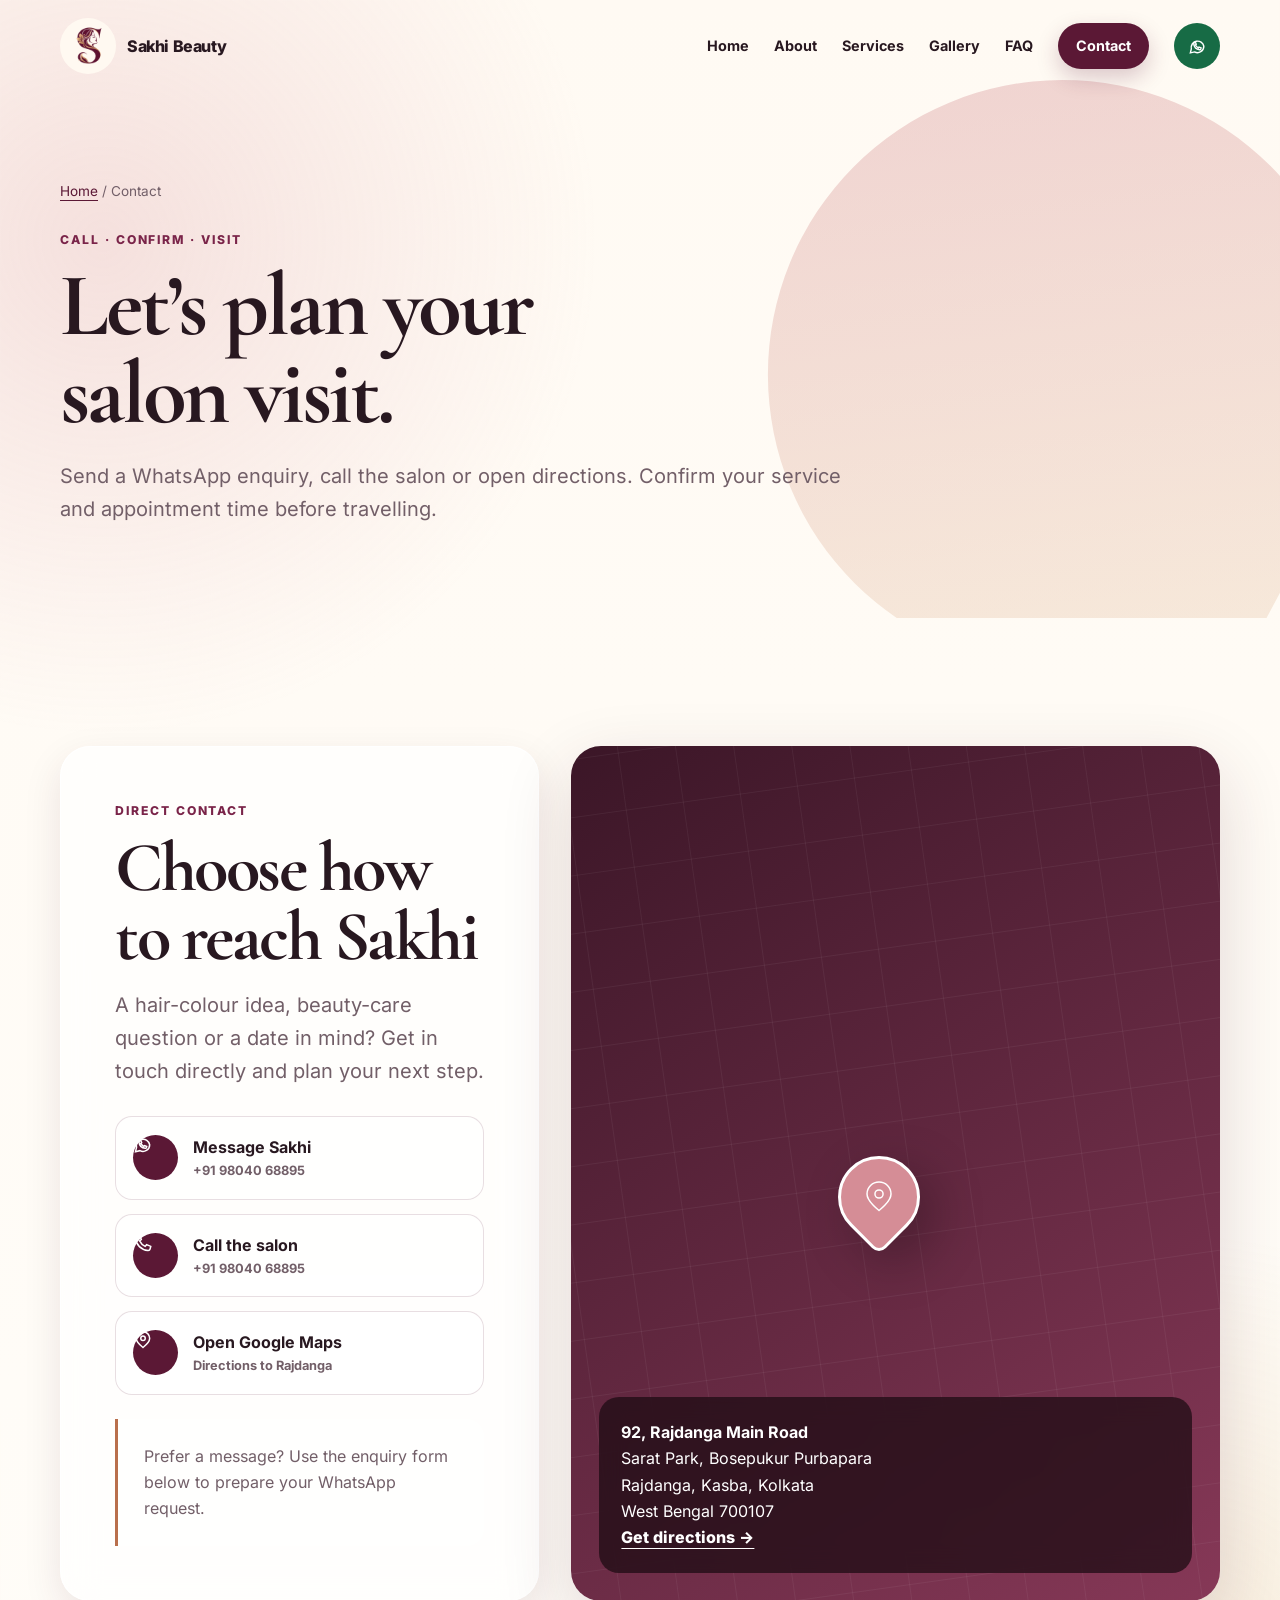
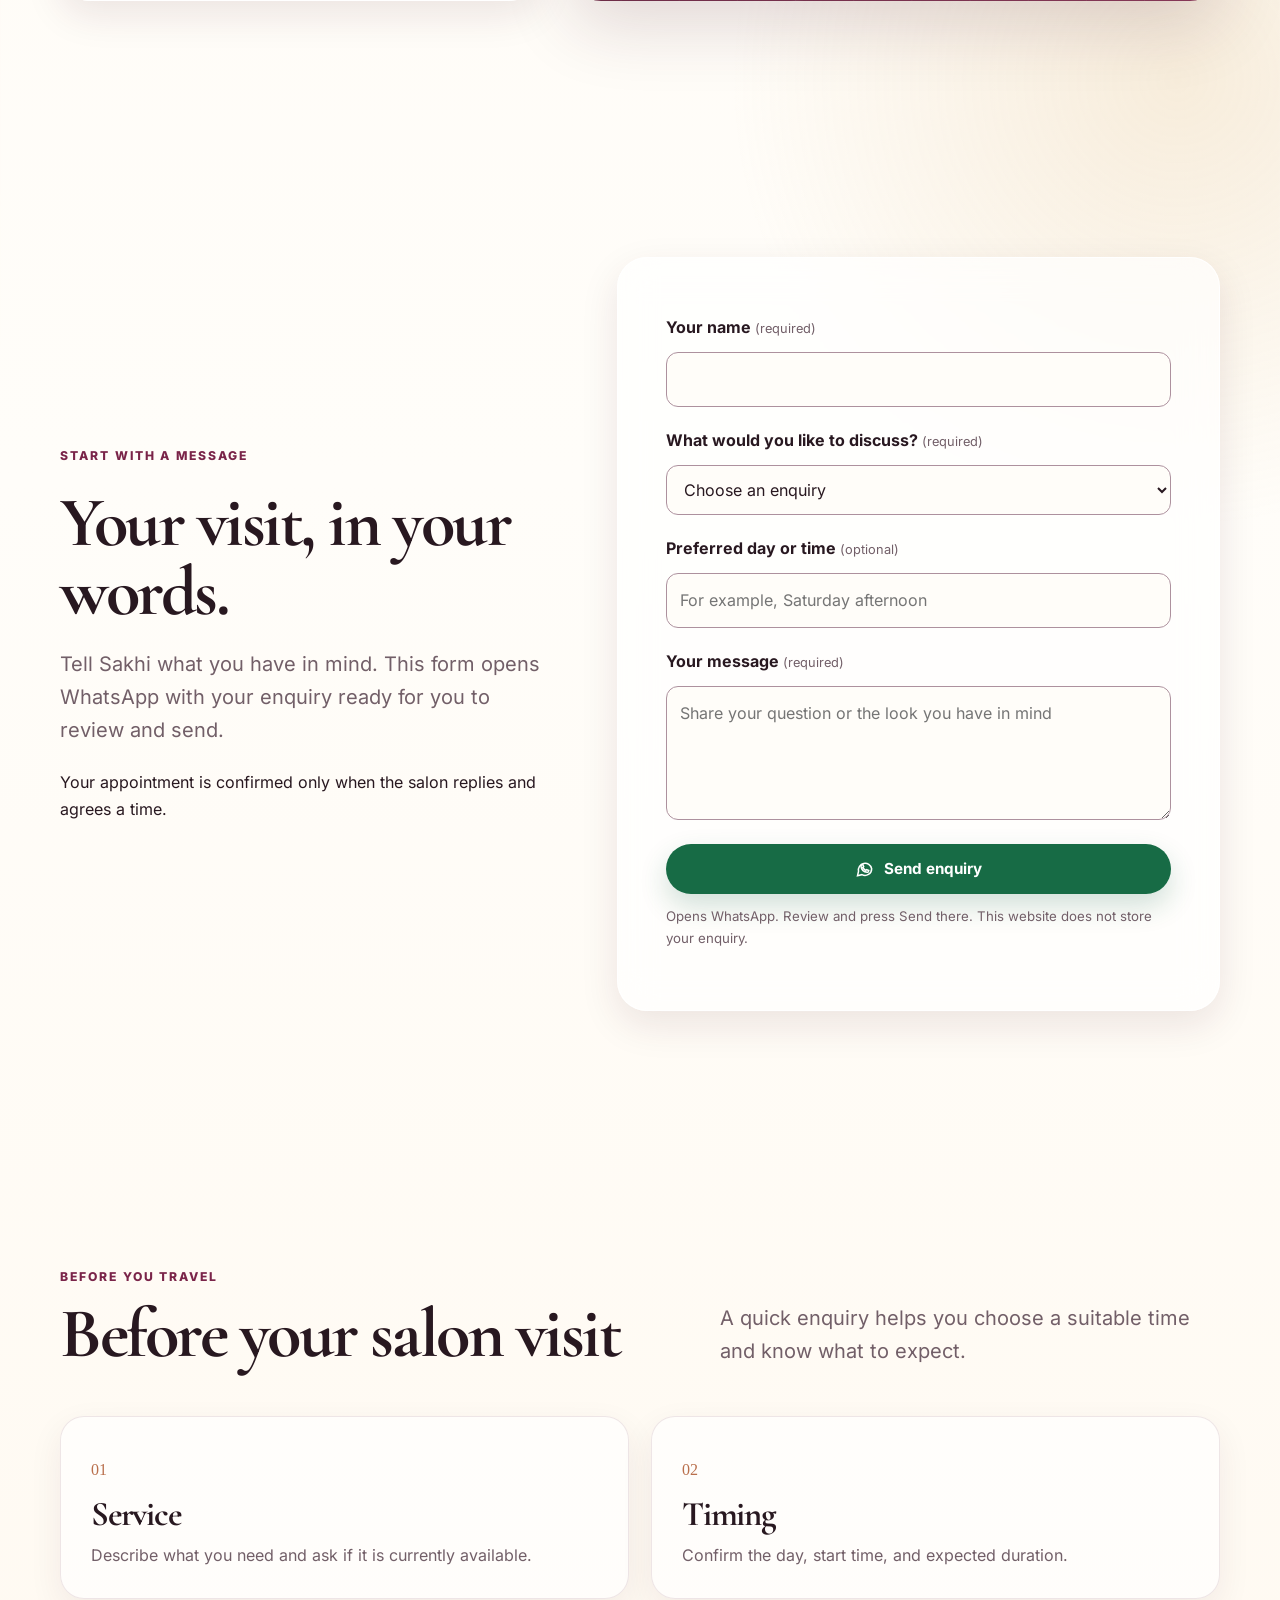
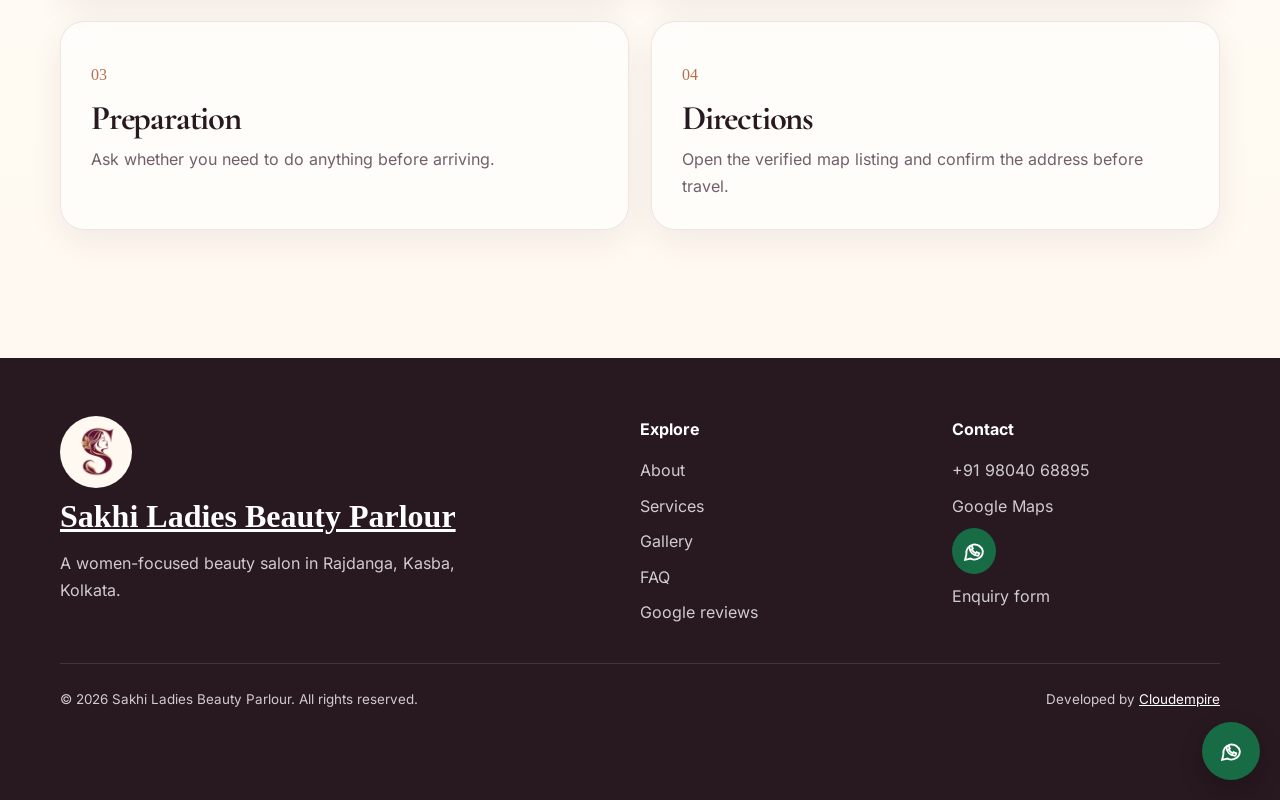
<file: contact.html>
<!doctype html><html lang="en"><head><meta charset="utf-8"><meta name="viewport" content="width=device-width,initial-scale=1"><title>Contact Sakhi Ladies Beauty Parlour | Rajdanga, Kolkata</title><meta name="description" content="Call Sakhi Ladies Beauty Parlour at +91 98040 68895 or get directions to 92 Rajdanga Main Road, Kasba, Kolkata."><link rel="canonical" href="https://cloudempiretech.github.io/sakhi-ladies-beauty-parlour-kolkata/contact.html"><meta name="theme-color" content="#5b1835"><link rel="stylesheet" href="assets/css/fonts.css"><link rel="stylesheet" href="assets/css/styles.css"><script type="application/ld+json">{"@context":"https://schema.org","@type":"BeautySalon","name":"Sakhi Ladies Beauty Parlour","url":"https://cloudempiretech.github.io/sakhi-ladies-beauty-parlour-kolkata/","telephone":"+919804068895","address":{"@type":"PostalAddress","streetAddress":"92, Rajdanga Main Road, Sarat Park, Bosepukur Purbapara","addressLocality":"Kolkata","addressRegion":"West Bengal","postalCode":"700107","addressCountry":"IN"},"hasMap":"https://www.google.com/maps/?cid=14520142318834126760"}</script><link rel="icon" href="favicon.ico" sizes="any"><link rel="icon" type="image/png" href="assets/images/favicon-32.png" sizes="32x32"><link rel="apple-touch-icon" href="assets/images/apple-touch-icon.png"></head><body><a class="skip-link" href="#main">Skip to main content</a><header class="site-header"><nav class="nav" aria-label="Primary navigation"><a class="brand" href="index.html"><img class="brand-logo" src="assets/images/sakhi-logo.png" alt="Sakhi logo concept" width="256" height="256"><span>Sakhi Beauty</span></a><button class="menu-toggle" aria-expanded="false" aria-controls="site-menu" aria-label="Open navigation"><span></span></button><div class="nav-links" id="site-menu"><a href="index.html">Home</a><a href="about.html">About</a><a href="services.html">Services</a><a href="gallery.html">Gallery</a><a href="faq.html">FAQ</a><a class="nav-cta" aria-current="page" href="contact.html">Contact</a><a class="nav-whatsapp icon-channel" href="https://wa.me/919804068895" target="_blank" rel="noopener noreferrer" aria-label="Message Sakhi on WhatsApp" title="Message Sakhi"><svg class="wa-icon" viewBox="0 0 24 24" aria-hidden="true" focusable="false"><path d="M20 11.7a8 8 0 0 1-11.7 7.1L3 20l1.2-5.1A8 8 0 1 1 20 11.7Z"/><path d="m8 7 1.3-.4 1.1 2.6-1 .9a8 8 0 0 0 3.6 3.6l.9-1 2.6 1.1-.4 1.3c-.2.6-.8 1-1.4.9-4-.4-7.1-3.5-7.5-7.5 0-.7.3-1.3.8-1.5Z"/></svg></a></div></nav></header><main id="main"><section class="page-hero"><div class="wrap stagger"><p class="crumb"><a href="index.html">Home</a> / Contact</p><p class="eyebrow">Call · confirm · visit</p><h1>Let’s plan your salon visit.</h1><p class="lead">Send a WhatsApp enquiry, call the salon or open directions. Confirm your service and appointment time before travelling.</p></div></section><section class="section"><div class="wrap contact-grid"><div class="contact-card glass" data-reveal><p class="eyebrow">Direct contact</p><h2>Choose how to reach Sakhi</h2><p class="lead" style="margin-top:18px">A hair-colour idea, beauty-care question or a date in mind? Get in touch directly and plan your next step.</p><div class="contact-list"><a class="contact-link" href="https://wa.me/919804068895" target="_blank" rel="noopener noreferrer" aria-label="Message Sakhi on WhatsApp"><span class="contact-icon"><svg viewBox="0 0 24 24" aria-hidden="true"><path d="M20 11.7a8 8 0 0 1-11.7 7.1L3 20l1.2-5.1A8 8 0 1 1 20 11.7Z"/><path d="m8 7 1.3-.4 1.1 2.6-1 .9a8 8 0 0 0 3.6 3.6l.9-1 2.6 1.1-.4 1.3c-.2.6-.8 1-1.4.9-4-.4-7.1-3.5-7.5-7.5 0-.7.3-1.3.8-1.5Z"/></svg></span><strong>Message Sakhi<span>+91 98040 68895</span></strong></a><a class="contact-link" href="tel:+919804068895" aria-label="Call Sakhi Ladies Beauty Parlour at 98040 68895"><span class="contact-icon"><svg viewBox="0 0 24 24" aria-hidden="true"><path d="M4.8 3.5 8 2.7l2 5-2.1 1.7a15 15 0 0 0 6.7 6.7l1.7-2.1 5 2-.8 3.2c-.3 1.2-1.4 2-2.6 1.9C9.7 20.2 3.8 14.3 2.9 6.1c-.1-1.2.7-2.3 1.9-2.6Z"/></svg></span><strong>Call the salon<span>+91 98040 68895</span></strong></a><a class="contact-link" href="https://www.google.com/maps/?cid=14520142318834126760" target="_blank" rel="noopener noreferrer" aria-label="Open Sakhi Ladies Beauty Parlour in Google Maps"><span class="contact-icon"><svg viewBox="0 0 24 24" aria-hidden="true"><path d="M20 10c0 5-8 11-8 11S4 15 4 10a8 8 0 1 1 16 0Z"/><circle cx="12" cy="10" r="2.7"/></svg></span><strong>Open Google Maps<span>Directions to Rajdanga</span></strong></a></div><div class="quote" style="margin-top:24px">Prefer a message? Use the enquiry form below to prepare your WhatsApp request.</div></div><div class="map-card" data-reveal><div class="map-pin" aria-hidden="true"><svg viewBox="0 0 24 24"><path d="M20 10c0 5-8 11-8 11S4 15 4 10a8 8 0 1 1 16 0Z"/><circle cx="12" cy="10" r="2.7"/></svg></div><div class="address"><strong>92, Rajdanga Main Road</strong><p>Sarat Park, Bosepukur Purbapara<br>Rajdanga, Kasba, Kolkata<br>West Bengal 700107</p><a class="text-link" style="color:white" href="https://www.google.com/maps/?cid=14520142318834126760" target="_blank" rel="noopener noreferrer">Get directions →</a></div></div></div></section><section class="section" id="enquiry"><div class="wrap enquiry-layout"><div class="copy-stack" data-reveal><p class="eyebrow">Start with a message</p><h2>Your visit, in your words.</h2><p class="lead">Tell Sakhi what you have in mind. This form opens WhatsApp with your enquiry ready for you to review and send.</p><p>Your appointment is confirmed only when the salon replies and agrees a time.</p></div><form class="enquiry-form glass" id="whatsapp-enquiry" data-reveal><label for="enquiry-name">Your name <span>(required)</span></label><input id="enquiry-name" name="name" autocomplete="name" maxlength="80" required><label for="enquiry-service">What would you like to discuss? <span>(required)</span></label><select id="enquiry-service" name="service" required><option value="">Choose an enquiry</option><option>Hair and colour</option><option>Beauty and wellness</option><option>Makeover enquiry</option><option>Other salon enquiry</option></select><label for="enquiry-time">Preferred day or time <span>(optional)</span></label><input id="enquiry-time" name="time" maxlength="120" placeholder="For example, Saturday afternoon"><label for="enquiry-message">Your message <span>(required)</span></label><textarea id="enquiry-message" name="message" rows="4" maxlength="600" required placeholder="Share your question or the look you have in mind"></textarea><button class="btn btn-whatsapp" type="submit"><svg viewBox="0 0 24 24" aria-hidden="true"><path d="M20 11.7a8 8 0 0 1-11.7 7.1L3 20l1.2-5.1A8 8 0 1 1 20 11.7Z"/><path d="m8 7 1.3-.4 1.1 2.6-1 .9a8 8 0 0 0 3.6 3.6l.9-1 2.6 1.1-.4 1.3c-.2.6-.8 1-1.4.9-4-.4-7.1-3.5-7.5-7.5 0-.7.3-1.3.8-1.5Z"/></svg>Send enquiry</button><p class="form-note">Opens WhatsApp. Review and press Send there. This website does not store your enquiry.</p><p id="enquiry-feedback" class="form-feedback" role="status" aria-live="polite"></p><noscript><p>To enquire, <a href="https://wa.me/919804068895">open WhatsApp directly</a> or call the salon.</p></noscript></form></div></section><section class="section"><div class="wrap"><div class="section-head" data-reveal><div><p class="eyebrow">Before you travel</p><h2>Before your salon visit</h2></div><p class="lead">A quick enquiry helps you choose a suitable time and know what to expect.</p></div><div class="feature-grid"><article class="feature" data-reveal><p class="num">01</p><h3>Service</h3><p>Describe what you need and ask if it is currently available.</p></article><article class="feature" data-reveal><p class="num">02</p><h3>Timing</h3><p>Confirm the day, start time, and expected duration.</p></article><article class="feature" data-reveal><p class="num">03</p><h3>Preparation</h3><p>Ask whether you need to do anything before arriving.</p></article><article class="feature" data-reveal><p class="num">04</p><h3>Directions</h3><p>Open the verified map listing and confirm the address before travel.</p></article></div></div></section></main><footer class="site-footer"><div class="wrap"><div class="footer-grid"><div><a class="footer-brand" href="index.html"><img class="footer-logo" src="assets/images/sakhi-logo.png" alt="Sakhi logo concept" width="256" height="256">Sakhi Ladies Beauty Parlour</a><p>A women-focused beauty salon in Rajdanga, Kasba, Kolkata.</p></div><div class="footer-links"><strong>Explore</strong><a href="about.html">About</a><a href="services.html">Services</a><a href="gallery.html">Gallery</a><a href="faq.html">FAQ</a><a href="reviews.html">Google reviews</a></div><div class="footer-links"><strong>Contact</strong><a href="tel:+919804068895">+91 98040 68895</a><a href="https://www.google.com/maps/?cid=14520142318834126760" target="_blank" rel="noopener noreferrer">Google Maps</a><a href="https://wa.me/919804068895" target="_blank" rel="noopener noreferrer" class="icon-channel" aria-label="Message Sakhi on WhatsApp" title="Message Sakhi"><svg class="wa-icon" viewBox="0 0 24 24" aria-hidden="true" focusable="false"><path d="M20 11.7a8 8 0 0 1-11.7 7.1L3 20l1.2-5.1A8 8 0 1 1 20 11.7Z"/><path d="m8 7 1.3-.4 1.1 2.6-1 .9a8 8 0 0 0 3.6 3.6l.9-1 2.6 1.1-.4 1.3c-.2.6-.8 1-1.4.9-4-.4-7.1-3.5-7.5-7.5 0-.7.3-1.3.8-1.5Z"/></svg></a><a href="contact.html#enquiry">Enquiry form</a></div></div><div class="footer-bottom"><span>© 2026 Sakhi Ladies Beauty Parlour. All rights reserved.</span><span>Developed by <a href="https://cloudempire.tech/" target="_blank" rel="noopener noreferrer">Cloudempire</a></span></div></div></footer><script src="assets/js/main.js" defer></script><a class="whatsapp-float" href="https://wa.me/919804068895" target="_blank" rel="noopener noreferrer" aria-label="Chat with Sakhi on WhatsApp"><svg viewBox="0 0 24 24" aria-hidden="true"><path d="M20 11.7a8 8 0 0 1-11.7 7.1L3 20l1.2-5.1A8 8 0 1 1 20 11.7Z"/><path d="m8 7 1.3-.4 1.1 2.6-1 .9a8 8 0 0 0 3.6 3.6l.9-1 2.6 1.1-.4 1.3c-.2.6-.8 1-1.4.9-4-.4-7.1-3.5-7.5-7.5 0-.7.3-1.3.8-1.5Z"/></svg></a></body></html>
</file>
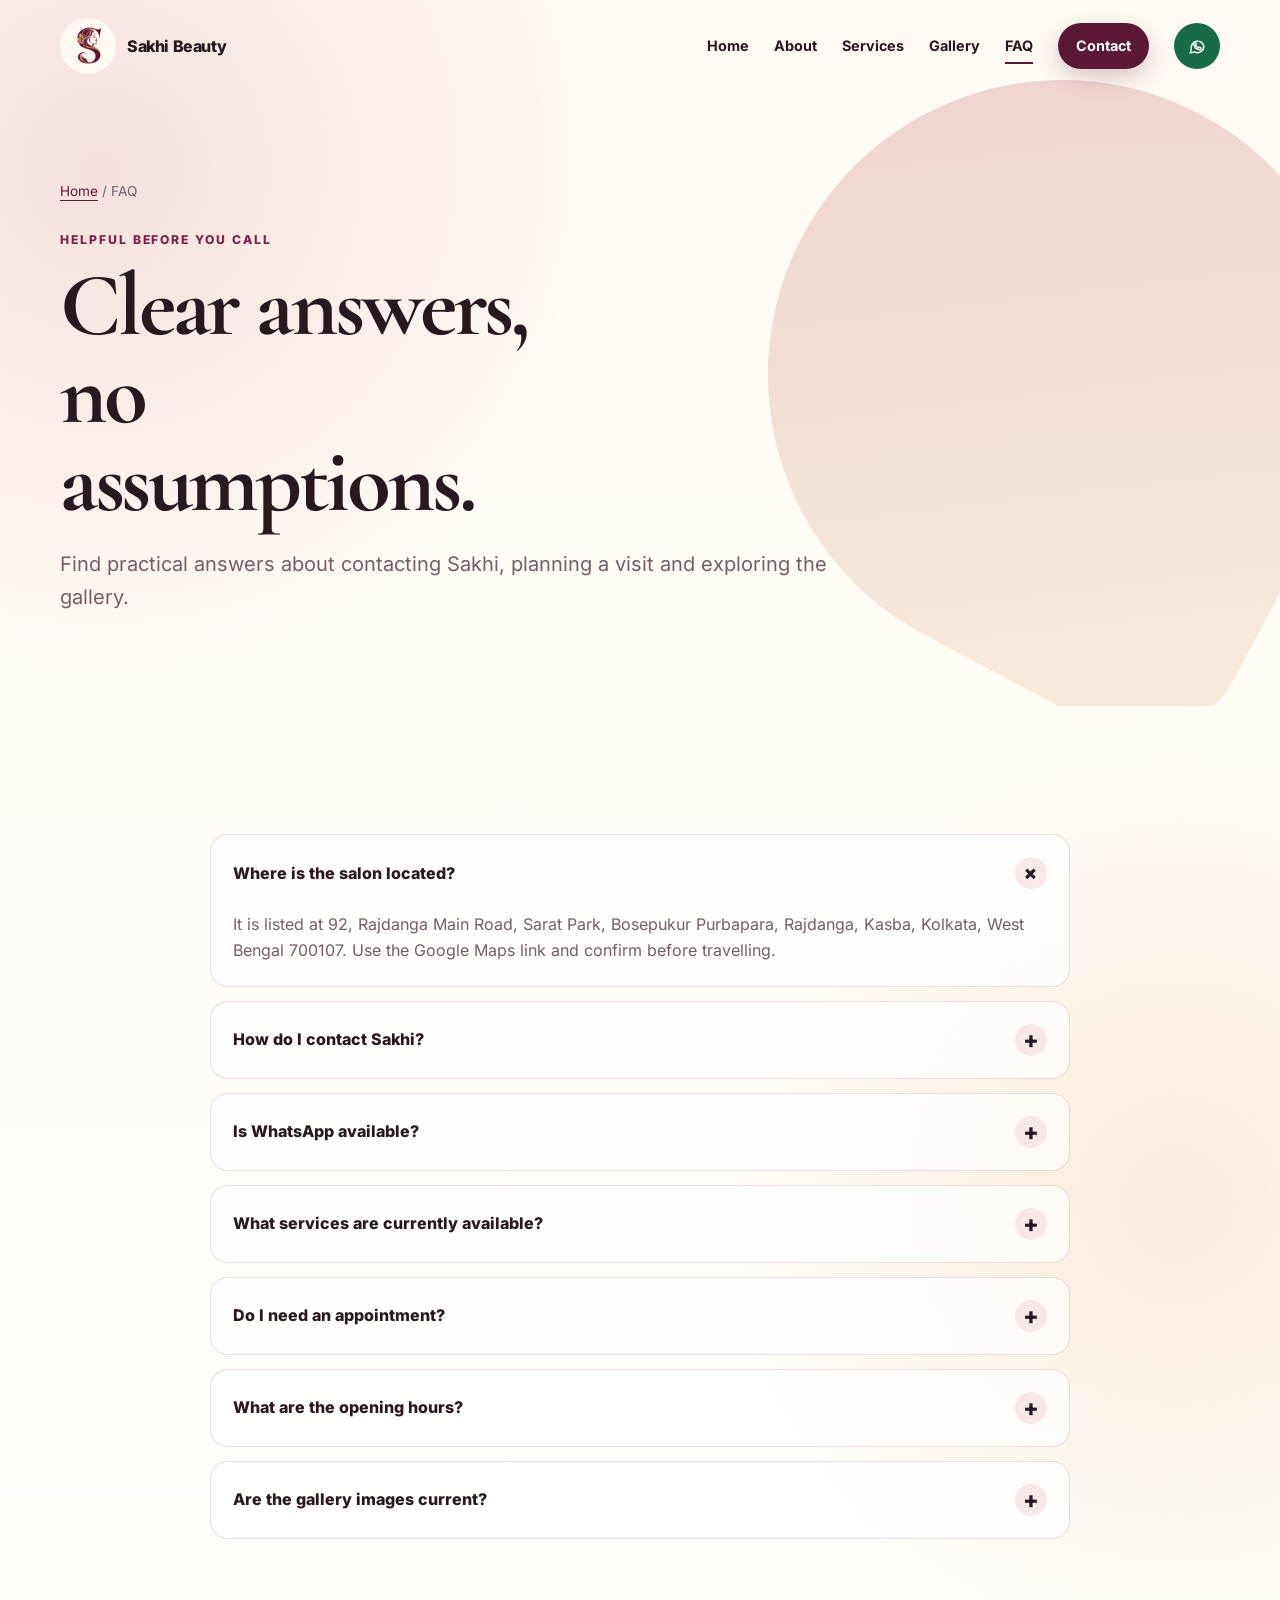
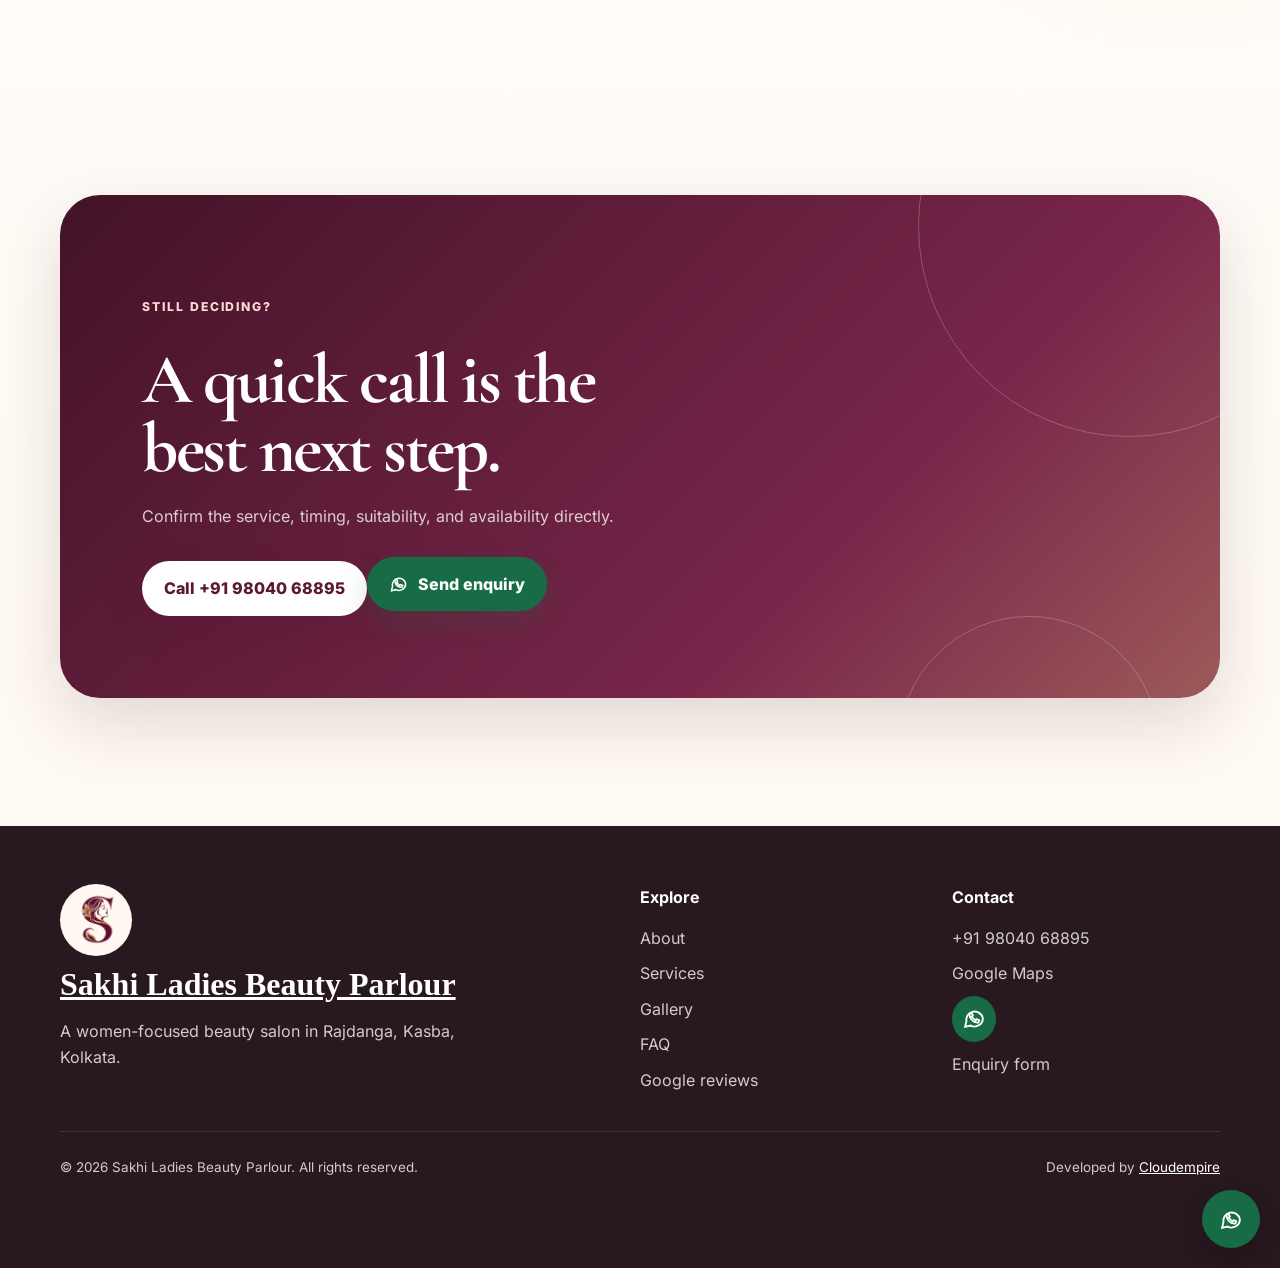
<file: faq.html>
<!doctype html><html lang="en"><head><meta charset="utf-8"><meta name="viewport" content="width=device-width,initial-scale=1"><title>Frequently Asked Questions | Sakhi Beauty Rajdanga</title><meta name="description" content="Find clear answers about contacting and visiting Sakhi Ladies Beauty Parlour in Rajdanga, Kasba, Kolkata."><link rel="canonical" href="https://cloudempiretech.github.io/sakhi-ladies-beauty-parlour-kolkata/faq.html"><meta name="theme-color" content="#5b1835"><link rel="stylesheet" href="assets/css/fonts.css"><link rel="stylesheet" href="assets/css/styles.css"><script type="application/ld+json">{"@context":"https://schema.org","@type":"FAQPage","@id":"https://cloudempiretech.github.io/sakhi-ladies-beauty-parlour-kolkata/faq.html#faq","url":"https://cloudempiretech.github.io/sakhi-ladies-beauty-parlour-kolkata/faq.html","mainEntity":[{"@type":"Question","name":"Where is the salon located?","acceptedAnswer":{"@type":"Answer","text":"It is listed at 92, Rajdanga Main Road, Sarat Park, Bosepukur Purbapara, Rajdanga, Kasba, Kolkata, West Bengal 700107. Use the Google Maps link and confirm before travelling."}},{"@type":"Question","name":"How do I contact Sakhi?","acceptedAnswer":{"@type":"Answer","text":"Call the verified business number: +91 98040 68895."}},{"@type":"Question","name":"Is WhatsApp available?","acceptedAnswer":{"@type":"Answer","text":"Yes. Use the WhatsApp enquiry form or message +91 98040 68895. You can also call the same number."}},{"@type":"Question","name":"What services are currently available?","acceptedAnswer":{"@type":"Answer","text":"Contact Sakhi to discuss hair colour, beauty and wellness care or a makeover. Confirm the current menu, prices and availability directly."}},{"@type":"Question","name":"Do I need an appointment?","acceptedAnswer":{"@type":"Answer","text":"Please call or send a WhatsApp enquiry before visiting to check appointment availability."}},{"@type":"Question","name":"What are the opening hours?","acceptedAnswer":{"@type":"Answer","text":"Please contact Sakhi to confirm today’s opening hours before travelling."}},{"@type":"Question","name":"Are the gallery images current?","acceptedAnswer":{"@type":"Answer","text":"The gallery contains earlier salon and hairstyle photographs. Please ask about current products and availability. Labelled category illustrations are generated artwork, not actual salon work."}}]}</script><link rel="icon" href="favicon.ico" sizes="any"><link rel="icon" type="image/png" href="assets/images/favicon-32.png" sizes="32x32"><link rel="apple-touch-icon" href="assets/images/apple-touch-icon.png"></head><body><a class="skip-link" href="#main">Skip to main content</a><header class="site-header"><nav class="nav" aria-label="Primary navigation"><a class="brand" href="index.html"><img class="brand-logo" src="assets/images/sakhi-logo.png" alt="Sakhi logo concept" width="256" height="256"><span>Sakhi Beauty</span></a><button class="menu-toggle" aria-expanded="false" aria-controls="site-menu" aria-label="Open navigation"><span></span></button><div class="nav-links" id="site-menu"><a href="index.html">Home</a><a href="about.html">About</a><a href="services.html">Services</a><a href="gallery.html">Gallery</a><a aria-current="page" href="faq.html">FAQ</a><a class="nav-cta" href="contact.html">Contact</a><a class="nav-whatsapp icon-channel" href="https://wa.me/919804068895" target="_blank" rel="noopener noreferrer" aria-label="Message Sakhi on WhatsApp" title="Message Sakhi"><svg class="wa-icon" viewBox="0 0 24 24" aria-hidden="true" focusable="false"><path d="M20 11.7a8 8 0 0 1-11.7 7.1L3 20l1.2-5.1A8 8 0 1 1 20 11.7Z"/><path d="m8 7 1.3-.4 1.1 2.6-1 .9a8 8 0 0 0 3.6 3.6l.9-1 2.6 1.1-.4 1.3c-.2.6-.8 1-1.4.9-4-.4-7.1-3.5-7.5-7.5 0-.7.3-1.3.8-1.5Z"/></svg></a></div></nav></header><main id="main"><section class="page-hero"><div class="wrap stagger"><p class="crumb"><a href="index.html">Home</a> / FAQ</p><p class="eyebrow">Helpful before you call</p><h1>Clear answers, no assumptions.</h1><p class="lead">Find practical answers about contacting Sakhi, planning a visit and exploring the gallery.</p></div></section><section class="section"><div class="wrap"><div class="faq-list"><article class="faq-item" data-reveal><button class="faq-question" aria-expanded="true">Where is the salon located?</button><div class="faq-answer"><div><p>It is listed at 92, Rajdanga Main Road, Sarat Park, Bosepukur Purbapara, Rajdanga, Kasba, Kolkata, West Bengal 700107. Use the Google Maps link and confirm before travelling.</p></div></div></article><article class="faq-item" data-reveal><button class="faq-question" aria-expanded="false">How do I contact Sakhi?</button><div class="faq-answer"><div><p>Call the verified business number: <a href="tel:+919804068895">+91 98040 68895</a>.</p></div></div></article><article class="faq-item" data-reveal><button class="faq-question" aria-expanded="false">Is WhatsApp available?</button><div class="faq-answer"><div><p>Yes. Use the WhatsApp enquiry form or message +91 98040 68895. You can also call the same number.</p></div></div></article><article class="faq-item" data-reveal><button class="faq-question" aria-expanded="false">What services are currently available?</button><div class="faq-answer"><div><p>Contact Sakhi to discuss hair colour, beauty and wellness care or a makeover. Confirm the current menu, prices and availability directly.</p></div></div></article><article class="faq-item" data-reveal><button class="faq-question" aria-expanded="false">Do I need an appointment?</button><div class="faq-answer"><div><p>Please call or send a WhatsApp enquiry before visiting to check appointment availability.</p></div></div></article><article class="faq-item" data-reveal><button class="faq-question" aria-expanded="false">What are the opening hours?</button><div class="faq-answer"><div><p>Please contact Sakhi to confirm today’s opening hours before travelling.</p></div></div></article><article class="faq-item" data-reveal><button class="faq-question" aria-expanded="false">Are the gallery images current?</button><div class="faq-answer"><div><p>The gallery contains earlier salon and hairstyle photographs. Please ask about current products and availability. Labelled category illustrations are generated artwork, not actual salon work.</p></div></div></article></div></div></section><section class="section"><div class="wrap cta-panel" data-reveal><p class="eyebrow" style="color:#ffd9d8">Still deciding?</p><h2>A quick call is the best next step.</h2><p>Confirm the service, timing, suitability, and availability directly.</p><a class="btn btn-primary" href="tel:+919804068895">Call +91 98040 68895</a><a class="btn btn-whatsapp" href="https://wa.me/919804068895?text=Hello%20Sakhi%2C%20I%27d%20like%20to%20enquire%20about%20a%20salon%20visit." target="_blank" rel="noopener noreferrer" aria-label="Enquire with Sakhi Ladies Beauty Parlour on WhatsApp"><svg viewBox="0 0 24 24" aria-hidden="true"><path d="M20 11.7a8 8 0 0 1-11.7 7.1L3 20l1.2-5.1A8 8 0 1 1 20 11.7Z"/><path d="m8 7 1.3-.4 1.1 2.6-1 .9a8 8 0 0 0 3.6 3.6l.9-1 2.6 1.1-.4 1.3c-.2.6-.8 1-1.4.9-4-.4-7.1-3.5-7.5-7.5 0-.7.3-1.3.8-1.5Z"/></svg>Send enquiry</a></div></section></main><footer class="site-footer"><div class="wrap"><div class="footer-grid"><div><a class="footer-brand" href="index.html"><img class="footer-logo" src="assets/images/sakhi-logo.png" alt="Sakhi logo concept" width="256" height="256">Sakhi Ladies Beauty Parlour</a><p>A women-focused beauty salon in Rajdanga, Kasba, Kolkata.</p></div><div class="footer-links"><strong>Explore</strong><a href="about.html">About</a><a href="services.html">Services</a><a href="gallery.html">Gallery</a><a href="faq.html">FAQ</a><a href="reviews.html">Google reviews</a></div><div class="footer-links"><strong>Contact</strong><a href="tel:+919804068895">+91 98040 68895</a><a href="https://www.google.com/maps/?cid=14520142318834126760" target="_blank" rel="noopener noreferrer">Google Maps</a><a href="https://wa.me/919804068895" target="_blank" rel="noopener noreferrer" class="icon-channel" aria-label="Message Sakhi on WhatsApp" title="Message Sakhi"><svg class="wa-icon" viewBox="0 0 24 24" aria-hidden="true" focusable="false"><path d="M20 11.7a8 8 0 0 1-11.7 7.1L3 20l1.2-5.1A8 8 0 1 1 20 11.7Z"/><path d="m8 7 1.3-.4 1.1 2.6-1 .9a8 8 0 0 0 3.6 3.6l.9-1 2.6 1.1-.4 1.3c-.2.6-.8 1-1.4.9-4-.4-7.1-3.5-7.5-7.5 0-.7.3-1.3.8-1.5Z"/></svg></a><a href="contact.html#enquiry">Enquiry form</a></div></div><div class="footer-bottom"><span>© 2026 Sakhi Ladies Beauty Parlour. All rights reserved.</span><span>Developed by <a href="https://cloudempire.tech/" target="_blank" rel="noopener noreferrer">Cloudempire</a></span></div></div></footer><script src="assets/js/main.js" defer></script><a class="whatsapp-float" href="https://wa.me/919804068895" target="_blank" rel="noopener noreferrer" aria-label="Chat with Sakhi on WhatsApp"><svg viewBox="0 0 24 24" aria-hidden="true"><path d="M20 11.7a8 8 0 0 1-11.7 7.1L3 20l1.2-5.1A8 8 0 1 1 20 11.7Z"/><path d="m8 7 1.3-.4 1.1 2.6-1 .9a8 8 0 0 0 3.6 3.6l.9-1 2.6 1.1-.4 1.3c-.2.6-.8 1-1.4.9-4-.4-7.1-3.5-7.5-7.5 0-.7.3-1.3.8-1.5Z"/></svg></a></body></html>
</file>
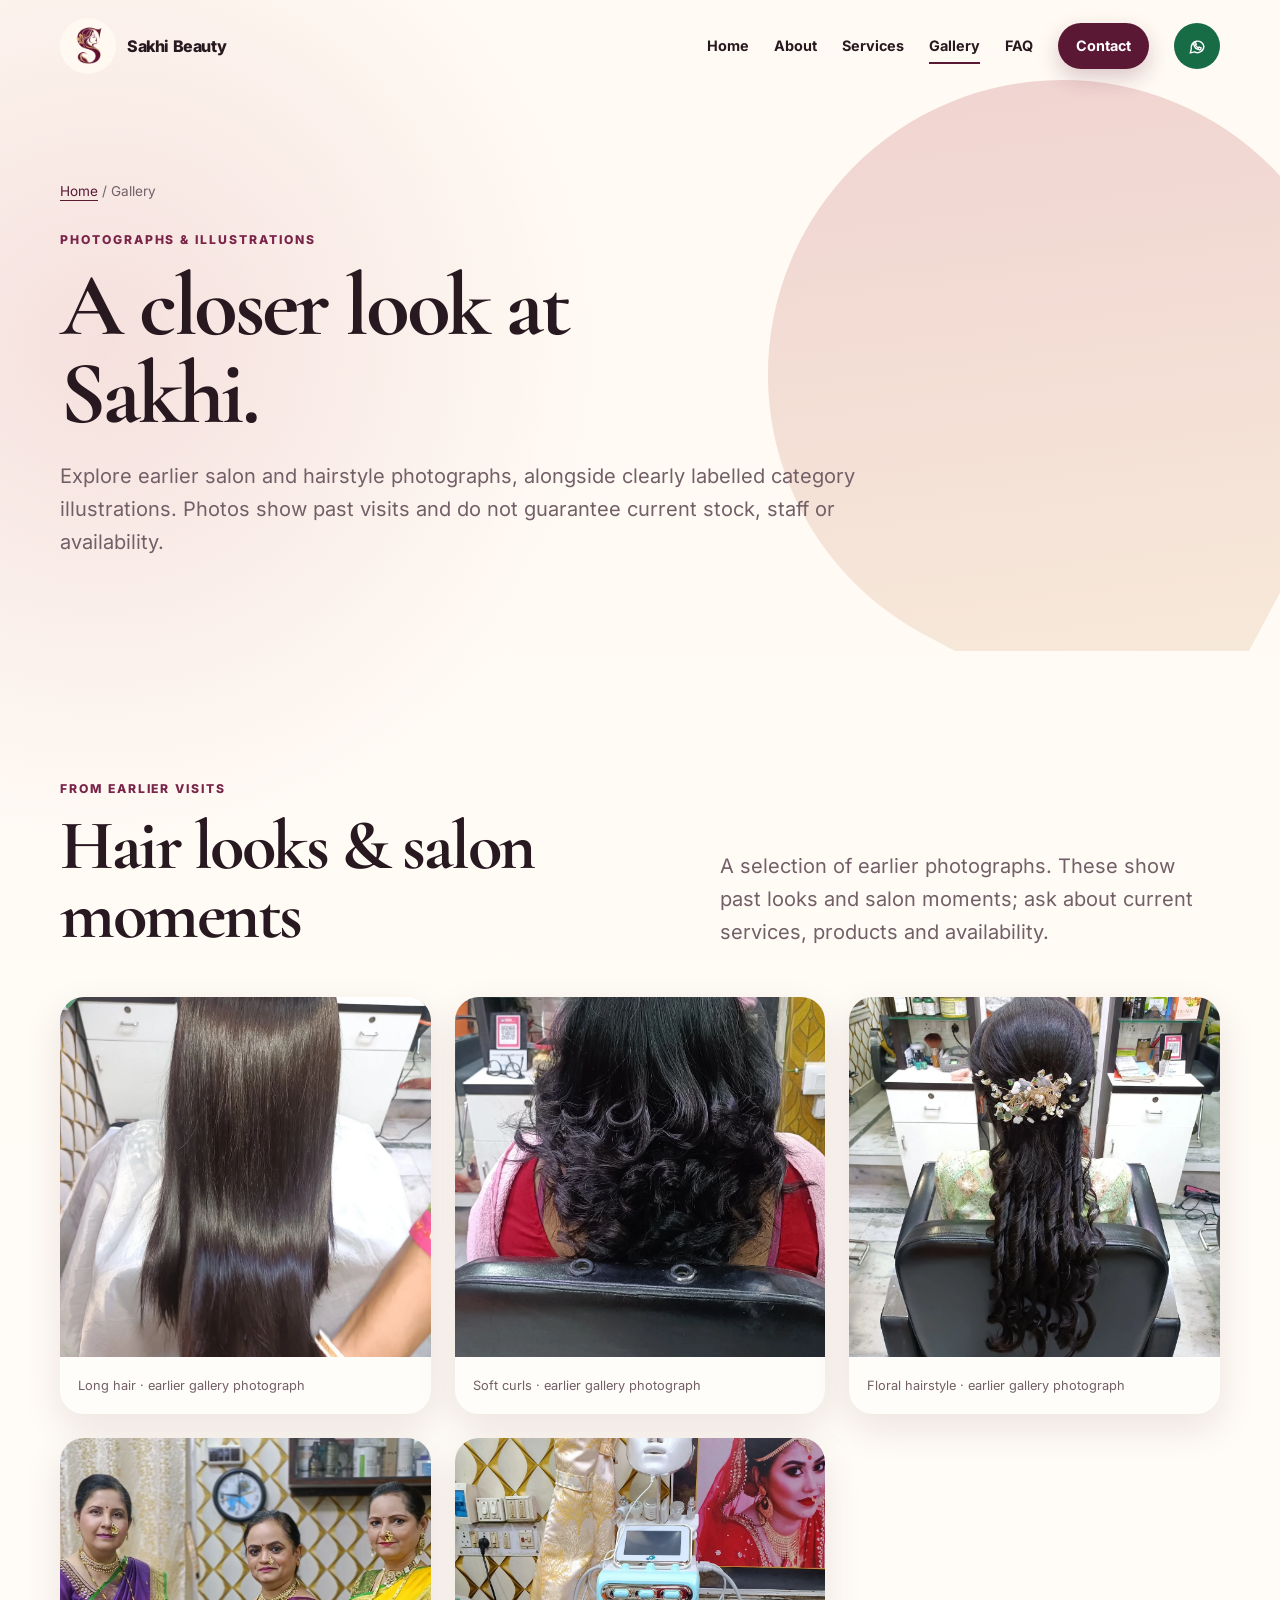
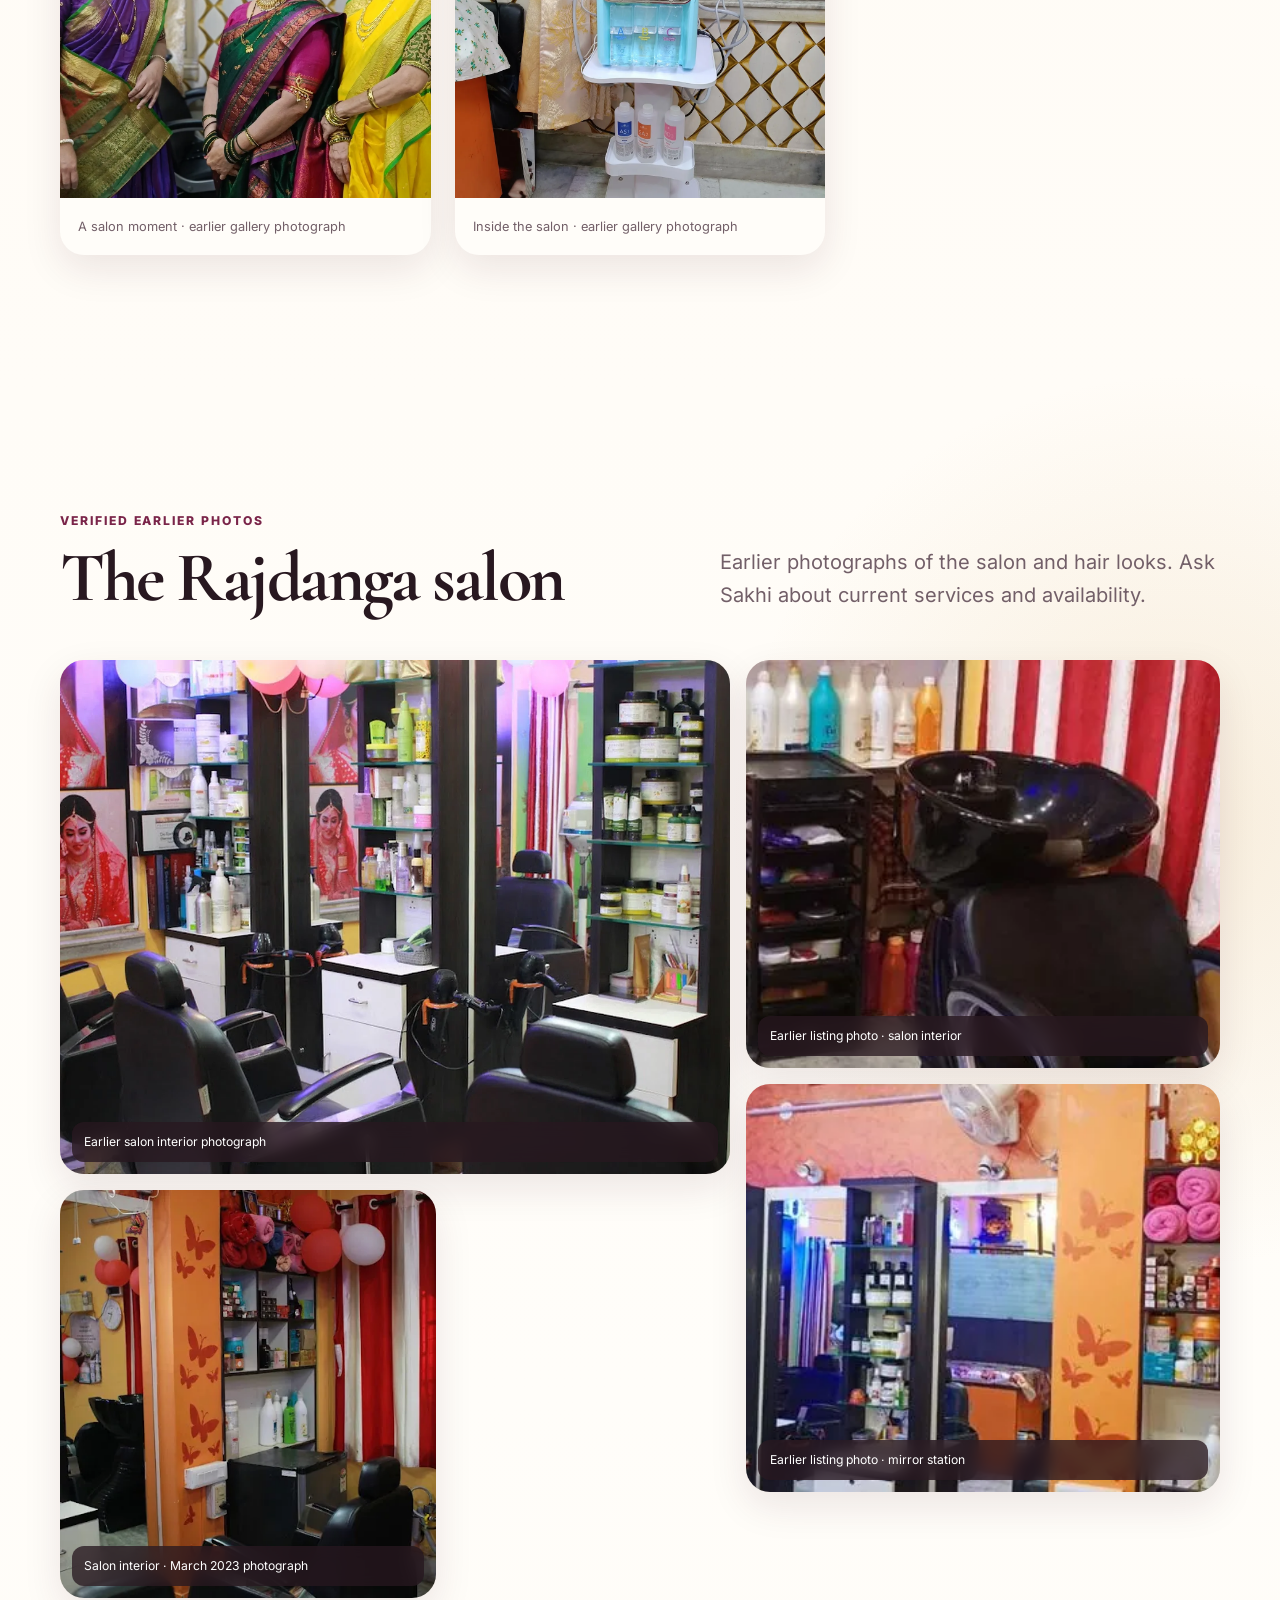
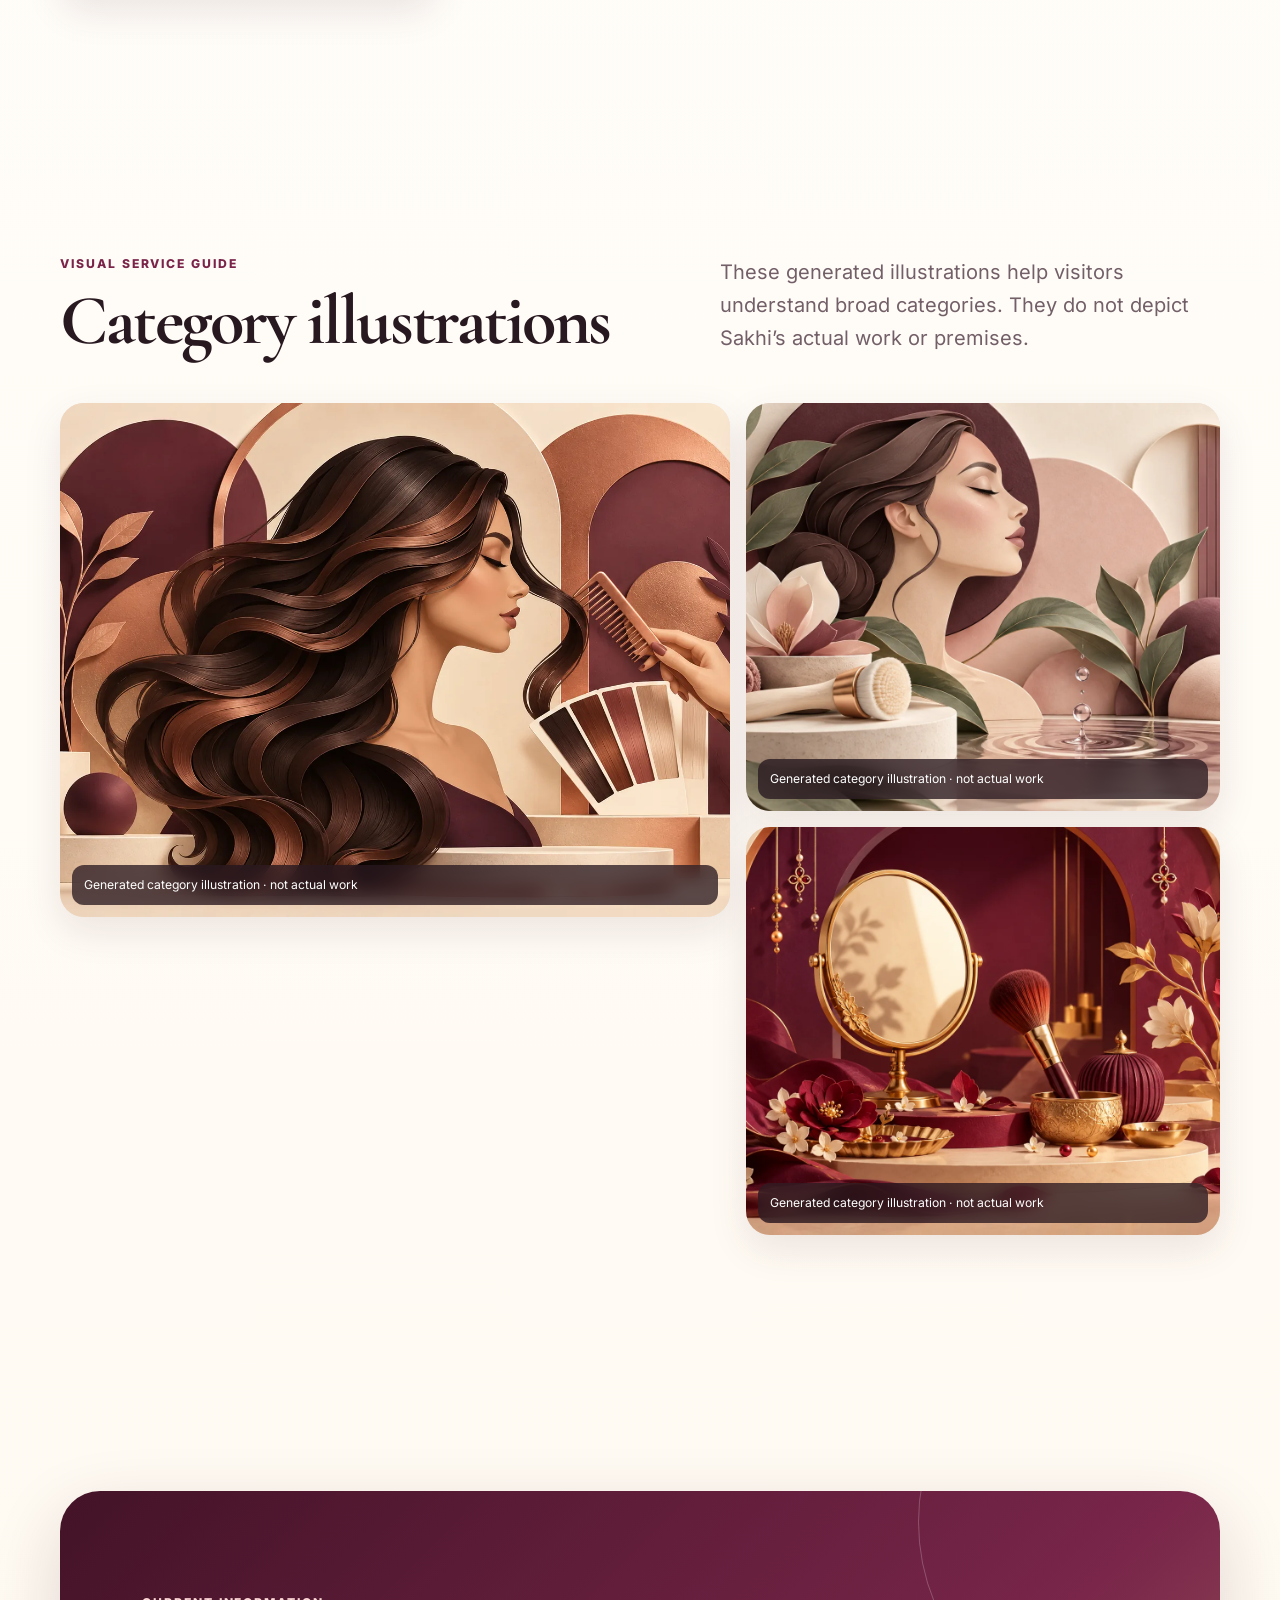
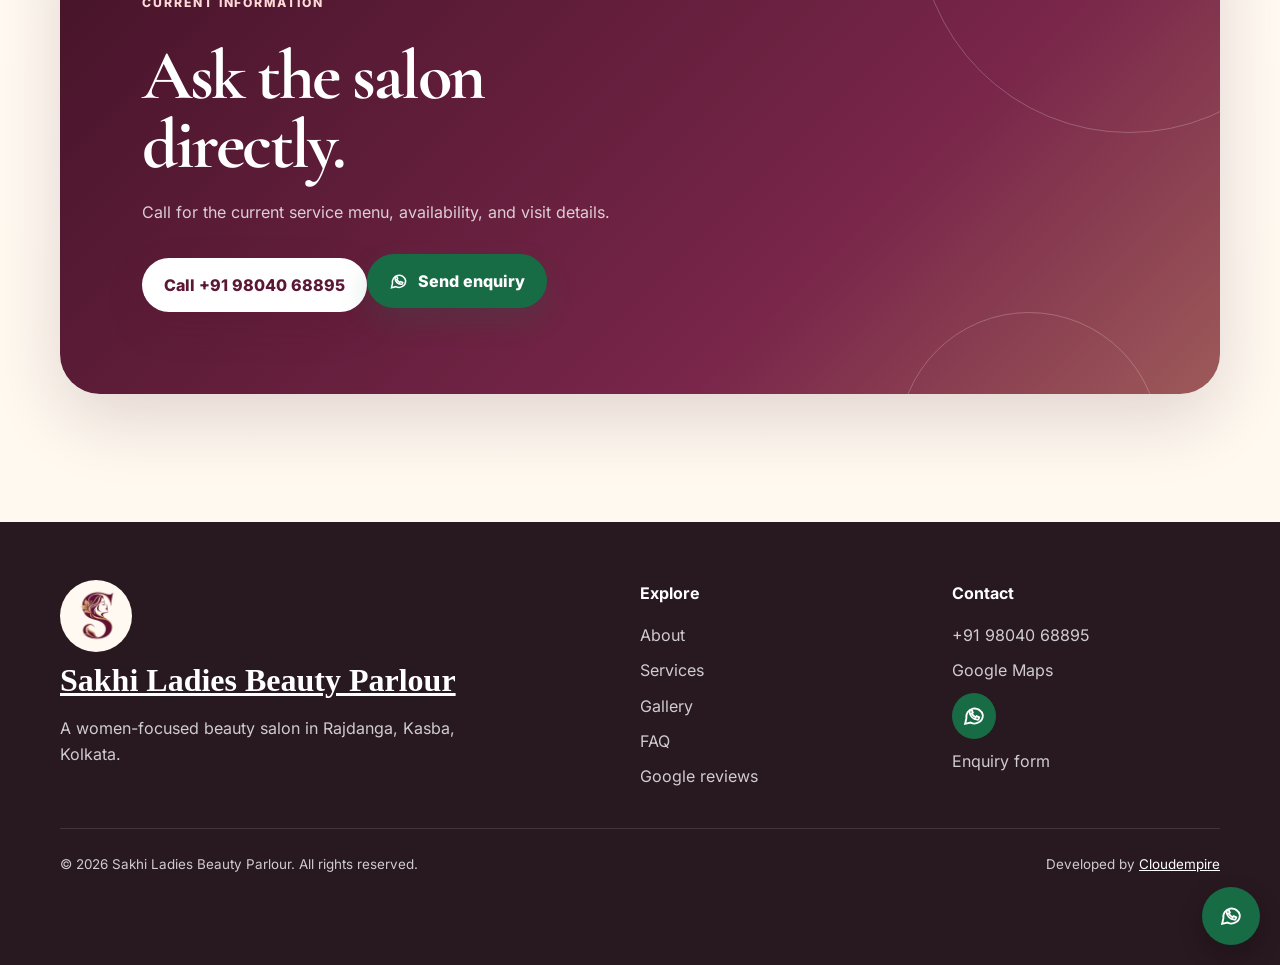
<file: gallery.html>
<!doctype html><html lang="en"><head><meta charset="utf-8"><meta name="viewport" content="width=device-width,initial-scale=1"><title>Gallery | Sakhi Ladies Beauty Parlour Rajdanga</title><meta name="description" content="View earlier business-context photographs and clearly labelled category illustrations for Sakhi Ladies Beauty Parlour in Rajdanga, Kolkata."><link rel="canonical" href="https://cloudempiretech.github.io/sakhi-ladies-beauty-parlour-kolkata/gallery.html"><meta name="theme-color" content="#5b1835"><link rel="stylesheet" href="assets/css/fonts.css"><link rel="stylesheet" href="assets/css/styles.css"><script type="application/ld+json">{"@context":"https://schema.org","@type":"ImageGallery","name":"Sakhi Ladies Beauty Parlour gallery","url":"https://cloudempiretech.github.io/sakhi-ladies-beauty-parlour-kolkata/gallery.html","about":{"@type":"BeautySalon","name":"Sakhi Ladies Beauty Parlour","telephone":"+919804068895"}}</script><link rel="icon" href="favicon.ico" sizes="any"><link rel="icon" type="image/png" href="assets/images/favicon-32.png" sizes="32x32"><link rel="apple-touch-icon" href="assets/images/apple-touch-icon.png"></head><body><a class="skip-link" href="#main">Skip to main content</a><header class="site-header"><nav class="nav" aria-label="Primary navigation"><a class="brand" href="index.html"><img class="brand-logo" src="assets/images/sakhi-logo.png" alt="Sakhi logo concept" width="256" height="256"><span>Sakhi Beauty</span></a><button class="menu-toggle" aria-expanded="false" aria-controls="site-menu" aria-label="Open navigation"><span></span></button><div class="nav-links" id="site-menu"><a href="index.html">Home</a><a href="about.html">About</a><a href="services.html">Services</a><a aria-current="page" href="gallery.html">Gallery</a><a href="faq.html">FAQ</a><a class="nav-cta" href="contact.html">Contact</a><a class="nav-whatsapp icon-channel" href="https://wa.me/919804068895" target="_blank" rel="noopener noreferrer" aria-label="Message Sakhi on WhatsApp" title="Message Sakhi"><svg class="wa-icon" viewBox="0 0 24 24" aria-hidden="true" focusable="false"><path d="M20 11.7a8 8 0 0 1-11.7 7.1L3 20l1.2-5.1A8 8 0 1 1 20 11.7Z"/><path d="m8 7 1.3-.4 1.1 2.6-1 .9a8 8 0 0 0 3.6 3.6l.9-1 2.6 1.1-.4 1.3c-.2.6-.8 1-1.4.9-4-.4-7.1-3.5-7.5-7.5 0-.7.3-1.3.8-1.5Z"/></svg></a></div></nav></header><main id="main"><section class="page-hero"><div class="wrap stagger"><p class="crumb"><a href="index.html">Home</a> / Gallery</p><p class="eyebrow">Photographs & illustrations</p><h1>A closer look at Sakhi.</h1><p class="lead">Explore earlier salon and hairstyle photographs, alongside clearly labelled category illustrations. Photos show past visits and do not guarantee current stock, staff or availability.</p></div></section><section class="section"><div class="wrap"><div class="section-head" data-reveal><div><p class="eyebrow">From earlier visits</p><h2>Hair looks & salon moments</h2></div><p class="lead">A selection of earlier photographs. These show past looks and salon moments; ask about current services, products and availability.</p></div><div class="photo-grid"><figure data-reveal><picture><source media="(max-width:620px)" srcset="assets/images/sakhi-google-1-sm.webp"><source media="(max-width:1000px)" srcset="assets/images/sakhi-google-1-md.webp"><img src="assets/images/sakhi-google-1-lg.webp" alt="Earlier Sakhi gallery photograph of long straight hair, viewed from behind" width="1200" height="1600" loading="lazy"></picture><figcaption>Long hair · earlier gallery photograph</figcaption></figure><figure data-reveal><picture><source media="(max-width:620px)" srcset="assets/images/sakhi-google-4-sm.webp"><source media="(max-width:1000px)" srcset="assets/images/sakhi-google-4-md.webp"><img src="assets/images/sakhi-google-4-lg.webp" alt="Earlier Sakhi gallery photograph of curled hair, viewed from behind" width="1200" height="1200" loading="lazy"></picture><figcaption>Soft curls · earlier gallery photograph</figcaption></figure><figure data-reveal><picture><source media="(max-width:620px)" srcset="assets/images/sakhi-google-5-sm.webp"><source media="(max-width:1000px)" srcset="assets/images/sakhi-google-5-md.webp"><img src="assets/images/sakhi-google-5-lg.webp" alt="Earlier Sakhi gallery photograph of a half-up hairstyle with floral hair accessories" width="1200" height="1600" loading="lazy"></picture><figcaption>Floral hairstyle · earlier gallery photograph</figcaption></figure><figure data-reveal><picture><source media="(max-width:620px)" srcset="assets/images/sakhi-google-3-sm.webp"><source media="(max-width:1000px)" srcset="assets/images/sakhi-google-3-md.webp"><img src="assets/images/sakhi-google-3-lg.webp" alt="Earlier Sakhi gallery photograph of three women in saris inside the salon" width="1200" height="1600" loading="lazy"></picture><figcaption>A salon moment · earlier gallery photograph</figcaption></figure><figure data-reveal><picture><source media="(max-width:620px)" srcset="assets/images/sakhi-google-6-sm.webp"><source media="(max-width:1000px)" srcset="assets/images/sakhi-google-6-md.webp"><img src="assets/images/sakhi-google-6-lg.webp" alt="Earlier Sakhi gallery photograph of beauty equipment and product shelves inside the salon" width="1200" height="1600" loading="lazy"></picture><figcaption>Inside the salon · earlier gallery photograph</figcaption></figure></div></div></section><section class="section"><div class="wrap"><div class="section-head" data-reveal><div><p class="eyebrow">Verified earlier photos</p><h2>The Rajdanga salon</h2></div><p class="lead">Earlier photographs of the salon and hair looks. Ask Sakhi about current services and availability.</p></div><div class="gallery"><figure data-reveal><img src="assets/images/sakhi-interior-3-lg.webp" alt="Earlier photograph of mirror stations and styling chairs inside Sakhi Ladies Beauty Parlour" width="1200" height="900"><figcaption>Earlier salon interior photograph</figcaption></figure><figure data-reveal><img src="assets/images/sakhi-interior-1-lg.webp" alt="Earlier directory photograph showing a shampoo basin and styling chair inside the salon" width="500" height="300"><figcaption>Earlier listing photo · salon interior</figcaption></figure><figure data-reveal><img src="assets/images/sakhi-interior-2-lg.webp" alt="Earlier directory photograph showing salon mirrors, shelves and a butterfly-decorated wall" width="500" height="300"><figcaption>Earlier listing photo · mirror station</figcaption></figure><figure data-reveal><picture><source media="(max-width:620px)" srcset="assets/images/sakhi-google-interior-7-sm.webp"><img src="assets/images/sakhi-google-interior-7-lg.webp" srcset="assets/images/sakhi-google-interior-7-md.webp 400w, assets/images/sakhi-google-interior-7-lg.webp 475w" sizes="(max-width:900px) 90vw, 33vw" alt="March 2023 Sakhi salon photograph of a styling chair, mirror, shelves and butterfly-decorated wall" width="475" height="677" loading="lazy"></picture><figcaption>Salon interior · March 2023 photograph</figcaption></figure></div></div></section><section class="section"><div class="wrap"><div class="section-head" data-reveal><div><p class="eyebrow">Visual service guide</p><h2>Category illustrations</h2></div><p class="lead">These generated illustrations help visitors understand broad categories. They do not depict Sakhi’s actual work or premises.</p></div><div class="gallery"><figure data-reveal><img src="assets/images/illustration-hair-lg.webp" alt="Generated illustration of flowing hair, a comb and colour swatches" width="1440" height="960"><figcaption>Generated category illustration · not actual work</figcaption></figure><figure data-reveal><img src="assets/images/illustration-wellness-lg.webp" alt="Generated illustration of a serene profile, leaves and a facial brush" width="1440" height="960"><figcaption>Generated category illustration · not actual work</figcaption></figure><figure data-reveal><img src="assets/images/illustration-occasion-lg.webp" alt="Generated illustration of a mirror, makeup brush and floral accents" width="1440" height="960"><figcaption>Generated category illustration · not actual work</figcaption></figure></div></div></section><section class="section"><div class="wrap cta-panel" data-reveal><p class="eyebrow" style="color:#ffd9d8">Current information</p><h2>Ask the salon directly.</h2><p>Call for the current service menu, availability, and visit details.</p><a class="btn btn-primary" href="tel:+919804068895">Call +91 98040 68895</a><a class="btn btn-whatsapp" href="https://wa.me/919804068895?text=Hello%20Sakhi%2C%20I%27d%20like%20to%20enquire%20about%20a%20salon%20visit." target="_blank" rel="noopener noreferrer" aria-label="Enquire with Sakhi Ladies Beauty Parlour on WhatsApp"><svg viewBox="0 0 24 24" aria-hidden="true"><path d="M20 11.7a8 8 0 0 1-11.7 7.1L3 20l1.2-5.1A8 8 0 1 1 20 11.7Z"/><path d="m8 7 1.3-.4 1.1 2.6-1 .9a8 8 0 0 0 3.6 3.6l.9-1 2.6 1.1-.4 1.3c-.2.6-.8 1-1.4.9-4-.4-7.1-3.5-7.5-7.5 0-.7.3-1.3.8-1.5Z"/></svg>Send enquiry</a></div></section></main><footer class="site-footer"><div class="wrap"><div class="footer-grid"><div><a class="footer-brand" href="index.html"><img class="footer-logo" src="assets/images/sakhi-logo.png" alt="Sakhi logo concept" width="256" height="256">Sakhi Ladies Beauty Parlour</a><p>A women-focused beauty salon in Rajdanga, Kasba, Kolkata.</p></div><div class="footer-links"><strong>Explore</strong><a href="about.html">About</a><a href="services.html">Services</a><a href="gallery.html">Gallery</a><a href="faq.html">FAQ</a><a href="reviews.html">Google reviews</a></div><div class="footer-links"><strong>Contact</strong><a href="tel:+919804068895">+91 98040 68895</a><a href="https://www.google.com/maps/?cid=14520142318834126760" target="_blank" rel="noopener noreferrer">Google Maps</a><a href="https://wa.me/919804068895" target="_blank" rel="noopener noreferrer" class="icon-channel" aria-label="Message Sakhi on WhatsApp" title="Message Sakhi"><svg class="wa-icon" viewBox="0 0 24 24" aria-hidden="true" focusable="false"><path d="M20 11.7a8 8 0 0 1-11.7 7.1L3 20l1.2-5.1A8 8 0 1 1 20 11.7Z"/><path d="m8 7 1.3-.4 1.1 2.6-1 .9a8 8 0 0 0 3.6 3.6l.9-1 2.6 1.1-.4 1.3c-.2.6-.8 1-1.4.9-4-.4-7.1-3.5-7.5-7.5 0-.7.3-1.3.8-1.5Z"/></svg></a><a href="contact.html#enquiry">Enquiry form</a></div></div><div class="footer-bottom"><span>© 2026 Sakhi Ladies Beauty Parlour. All rights reserved.</span><span>Developed by <a href="https://cloudempire.tech/" target="_blank" rel="noopener noreferrer">Cloudempire</a></span></div></div></footer><script src="assets/js/main.js" defer></script><a class="whatsapp-float" href="https://wa.me/919804068895" target="_blank" rel="noopener noreferrer" aria-label="Chat with Sakhi on WhatsApp"><svg viewBox="0 0 24 24" aria-hidden="true"><path d="M20 11.7a8 8 0 0 1-11.7 7.1L3 20l1.2-5.1A8 8 0 1 1 20 11.7Z"/><path d="m8 7 1.3-.4 1.1 2.6-1 .9a8 8 0 0 0 3.6 3.6l.9-1 2.6 1.1-.4 1.3c-.2.6-.8 1-1.4.9-4-.4-7.1-3.5-7.5-7.5 0-.7.3-1.3.8-1.5Z"/></svg></a></body></html>
</file>
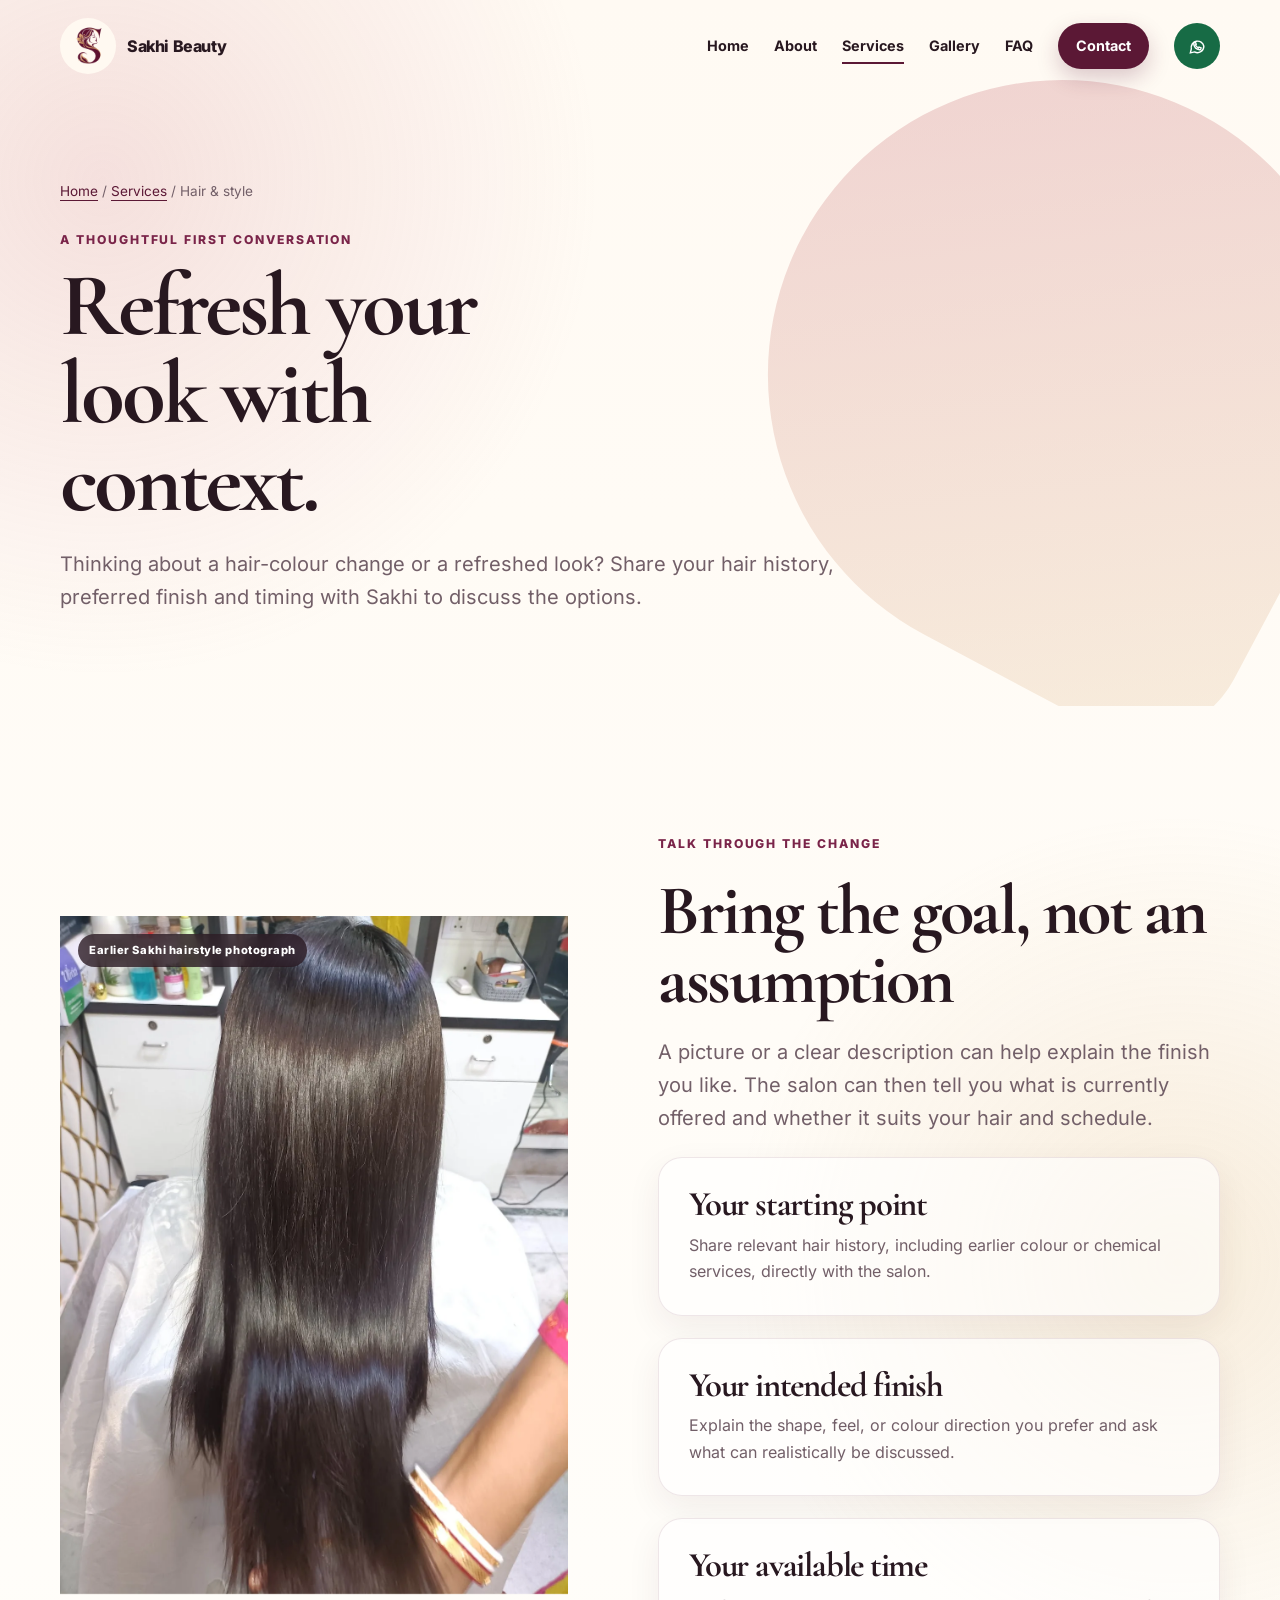
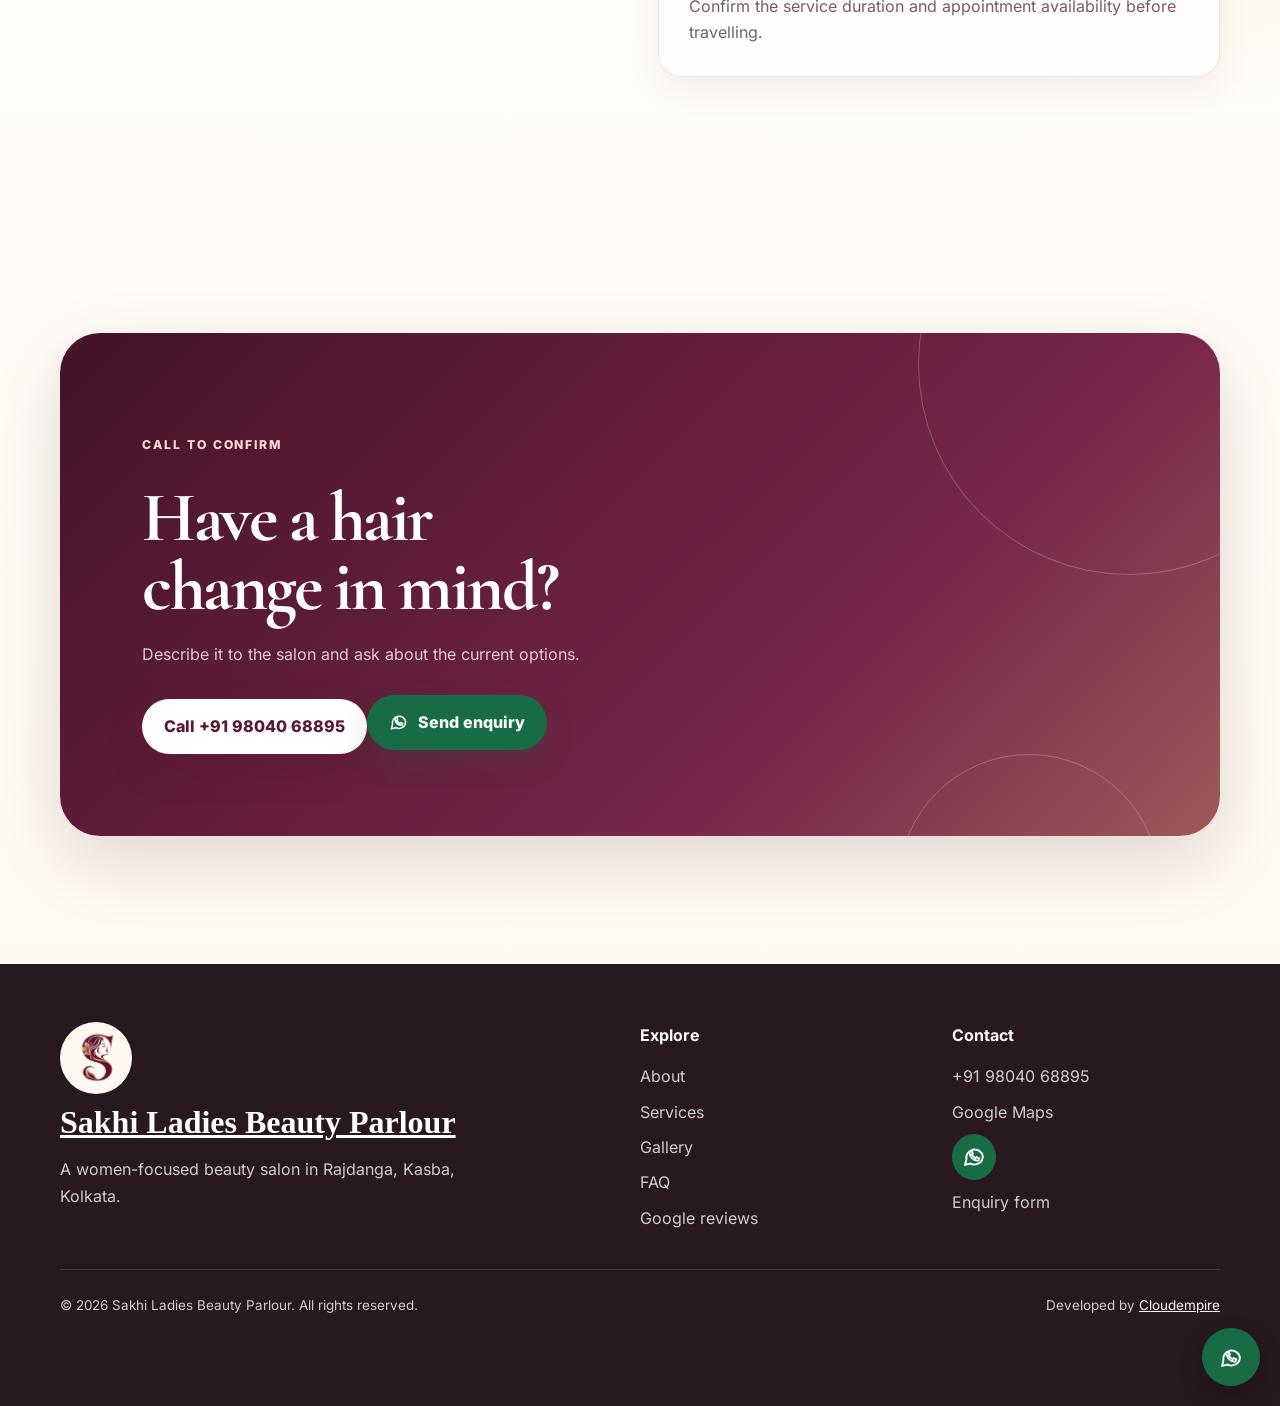
<file: hair-style.html>
<!doctype html><html lang="en"><head><meta charset="utf-8"><meta name="viewport" content="width=device-width,initial-scale=1"><title>Hair & Style Consultation | Sakhi Beauty Rajdanga</title><meta name="description" content="Considering a refreshed hairstyle or hair colour? Call Sakhi Ladies Beauty Parlour in Rajdanga to confirm current hair services and availability."><link rel="canonical" href="https://cloudempiretech.github.io/sakhi-ladies-beauty-parlour-kolkata/hair-style.html"><meta name="theme-color" content="#5b1835"><link rel="stylesheet" href="assets/css/fonts.css"><link rel="stylesheet" href="assets/css/styles.css"><script type="application/ld+json">{"@context":"https://schema.org","@type":"Service","name":"Hair and style consultation","provider":{"@type":"BeautySalon","name":"Sakhi Ladies Beauty Parlour","telephone":"+919804068895","url":"https://cloudempiretech.github.io/sakhi-ladies-beauty-parlour-kolkata/"},"areaServed":"Rajdanga, Kasba, Kolkata"}</script><link rel="icon" href="favicon.ico" sizes="any"><link rel="icon" type="image/png" href="assets/images/favicon-32.png" sizes="32x32"><link rel="apple-touch-icon" href="assets/images/apple-touch-icon.png"></head><body><a class="skip-link" href="#main">Skip to main content</a><header class="site-header"><nav class="nav" aria-label="Primary navigation"><a class="brand" href="index.html"><img class="brand-logo" src="assets/images/sakhi-logo.png" alt="Sakhi logo concept" width="256" height="256"><span>Sakhi Beauty</span></a><button class="menu-toggle" aria-expanded="false" aria-controls="site-menu" aria-label="Open navigation"><span></span></button><div class="nav-links" id="site-menu"><a href="index.html">Home</a><a href="about.html">About</a><a aria-current="page" href="services.html">Services</a><a href="gallery.html">Gallery</a><a href="faq.html">FAQ</a><a class="nav-cta" href="contact.html">Contact</a><a class="nav-whatsapp icon-channel" href="https://wa.me/919804068895" target="_blank" rel="noopener noreferrer" aria-label="Message Sakhi on WhatsApp" title="Message Sakhi"><svg class="wa-icon" viewBox="0 0 24 24" aria-hidden="true" focusable="false"><path d="M20 11.7a8 8 0 0 1-11.7 7.1L3 20l1.2-5.1A8 8 0 1 1 20 11.7Z"/><path d="m8 7 1.3-.4 1.1 2.6-1 .9a8 8 0 0 0 3.6 3.6l.9-1 2.6 1.1-.4 1.3c-.2.6-.8 1-1.4.9-4-.4-7.1-3.5-7.5-7.5 0-.7.3-1.3.8-1.5Z"/></svg></a></div></nav></header><main id="main"><section class="page-hero"><div class="wrap stagger"><p class="crumb"><a href="index.html">Home</a> / <a href="services.html">Services</a> / Hair & style</p><p class="eyebrow">A thoughtful first conversation</p><h1>Refresh your look with context.</h1><p class="lead">Thinking about a hair-colour change or a refreshed look? Share your hair history, preferred finish and timing with Sakhi to discuss the options.</p></div></section><section class="section"><div class="wrap split"><div data-reveal style="position:relative"><picture><source media="(max-width:620px)" srcset="assets/images/sakhi-google-1-sm.webp"><source media="(max-width:1000px)" srcset="assets/images/sakhi-google-1-md.webp"><img src="assets/images/sakhi-google-1-lg.webp" alt="Earlier Sakhi gallery photograph of long straight hair, viewed from behind" width="1200" height="1600" loading="lazy"></picture><span class="art-label">Earlier Sakhi hairstyle photograph</span></div><div class="copy-stack" data-reveal><p class="eyebrow">Talk through the change</p><h2>Bring the goal, not an assumption</h2><p class="lead">A picture or a clear description can help explain the finish you like. The salon can then tell you what is currently offered and whether it suits your hair and schedule.</p><div class="feature-grid" style="grid-template-columns:1fr"><div class="feature"><h3>Your starting point</h3><p>Share relevant hair history, including earlier colour or chemical services, directly with the salon.</p></div><div class="feature"><h3>Your intended finish</h3><p>Explain the shape, feel, or colour direction you prefer and ask what can realistically be discussed.</p></div><div class="feature"><h3>Your available time</h3><p>Confirm the service duration and appointment availability before travelling.</p></div></div></div></div></section><section class="section"><div class="wrap cta-panel" data-reveal><p class="eyebrow" style="color:#ffd9d8">Call to confirm</p><h2>Have a hair change in mind?</h2><p>Describe it to the salon and ask about the current options.</p><a class="btn btn-primary" href="tel:+919804068895">Call +91 98040 68895</a><a class="btn btn-whatsapp" href="https://wa.me/919804068895?text=Hello%20Sakhi%2C%20I%27d%20like%20to%20enquire%20about%20a%20salon%20visit." target="_blank" rel="noopener noreferrer" aria-label="Enquire with Sakhi Ladies Beauty Parlour on WhatsApp"><svg viewBox="0 0 24 24" aria-hidden="true"><path d="M20 11.7a8 8 0 0 1-11.7 7.1L3 20l1.2-5.1A8 8 0 1 1 20 11.7Z"/><path d="m8 7 1.3-.4 1.1 2.6-1 .9a8 8 0 0 0 3.6 3.6l.9-1 2.6 1.1-.4 1.3c-.2.6-.8 1-1.4.9-4-.4-7.1-3.5-7.5-7.5 0-.7.3-1.3.8-1.5Z"/></svg>Send enquiry</a></div></section></main><footer class="site-footer"><div class="wrap"><div class="footer-grid"><div><a class="footer-brand" href="index.html"><img class="footer-logo" src="assets/images/sakhi-logo.png" alt="Sakhi logo concept" width="256" height="256">Sakhi Ladies Beauty Parlour</a><p>A women-focused beauty salon in Rajdanga, Kasba, Kolkata.</p></div><div class="footer-links"><strong>Explore</strong><a href="about.html">About</a><a href="services.html">Services</a><a href="gallery.html">Gallery</a><a href="faq.html">FAQ</a><a href="reviews.html">Google reviews</a></div><div class="footer-links"><strong>Contact</strong><a href="tel:+919804068895">+91 98040 68895</a><a href="https://www.google.com/maps/?cid=14520142318834126760" target="_blank" rel="noopener noreferrer">Google Maps</a><a href="https://wa.me/919804068895" target="_blank" rel="noopener noreferrer" class="icon-channel" aria-label="Message Sakhi on WhatsApp" title="Message Sakhi"><svg class="wa-icon" viewBox="0 0 24 24" aria-hidden="true" focusable="false"><path d="M20 11.7a8 8 0 0 1-11.7 7.1L3 20l1.2-5.1A8 8 0 1 1 20 11.7Z"/><path d="m8 7 1.3-.4 1.1 2.6-1 .9a8 8 0 0 0 3.6 3.6l.9-1 2.6 1.1-.4 1.3c-.2.6-.8 1-1.4.9-4-.4-7.1-3.5-7.5-7.5 0-.7.3-1.3.8-1.5Z"/></svg></a><a href="contact.html#enquiry">Enquiry form</a></div></div><div class="footer-bottom"><span>© 2026 Sakhi Ladies Beauty Parlour. All rights reserved.</span><span>Developed by <a href="https://cloudempire.tech/" target="_blank" rel="noopener noreferrer">Cloudempire</a></span></div></div></footer><script src="assets/js/main.js" defer></script><a class="whatsapp-float" href="https://wa.me/919804068895" target="_blank" rel="noopener noreferrer" aria-label="Chat with Sakhi on WhatsApp"><svg viewBox="0 0 24 24" aria-hidden="true"><path d="M20 11.7a8 8 0 0 1-11.7 7.1L3 20l1.2-5.1A8 8 0 1 1 20 11.7Z"/><path d="m8 7 1.3-.4 1.1 2.6-1 .9a8 8 0 0 0 3.6 3.6l.9-1 2.6 1.1-.4 1.3c-.2.6-.8 1-1.4.9-4-.4-7.1-3.5-7.5-7.5 0-.7.3-1.3.8-1.5Z"/></svg></a></body></html>
</file>
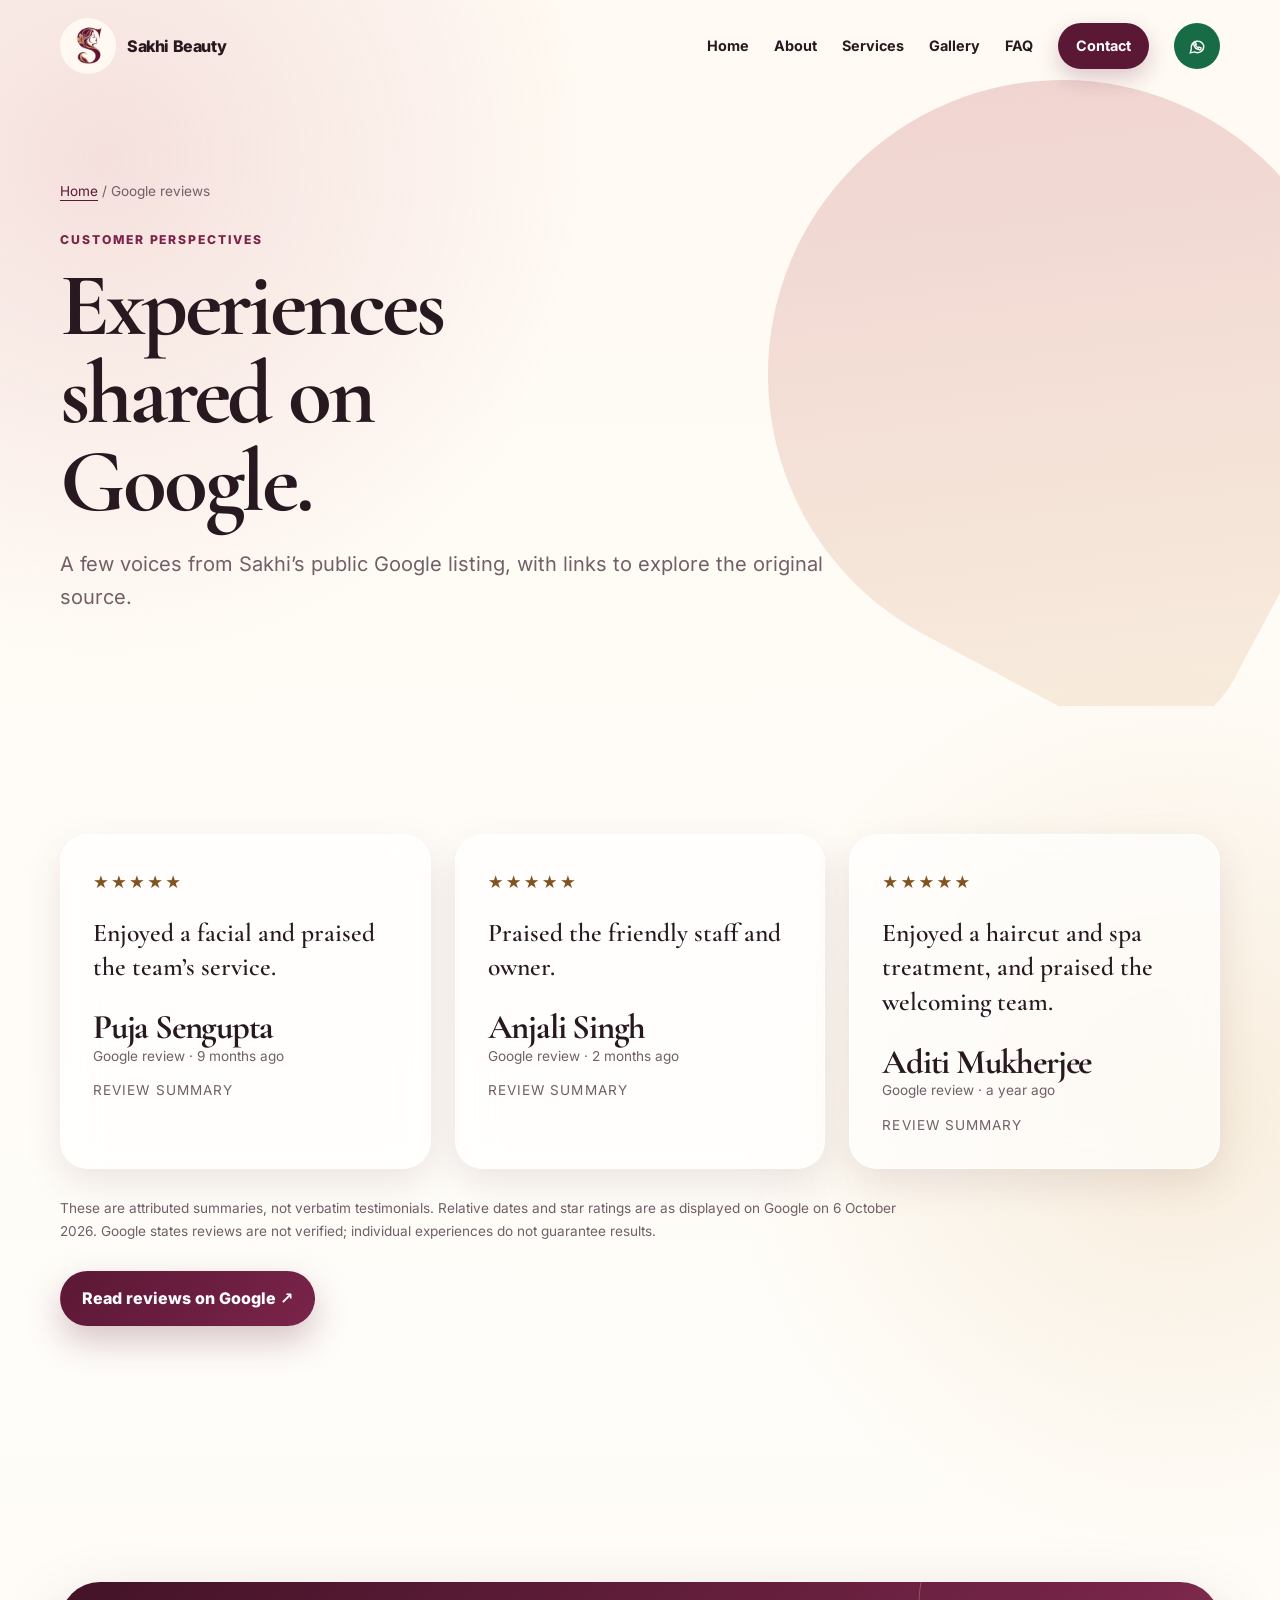
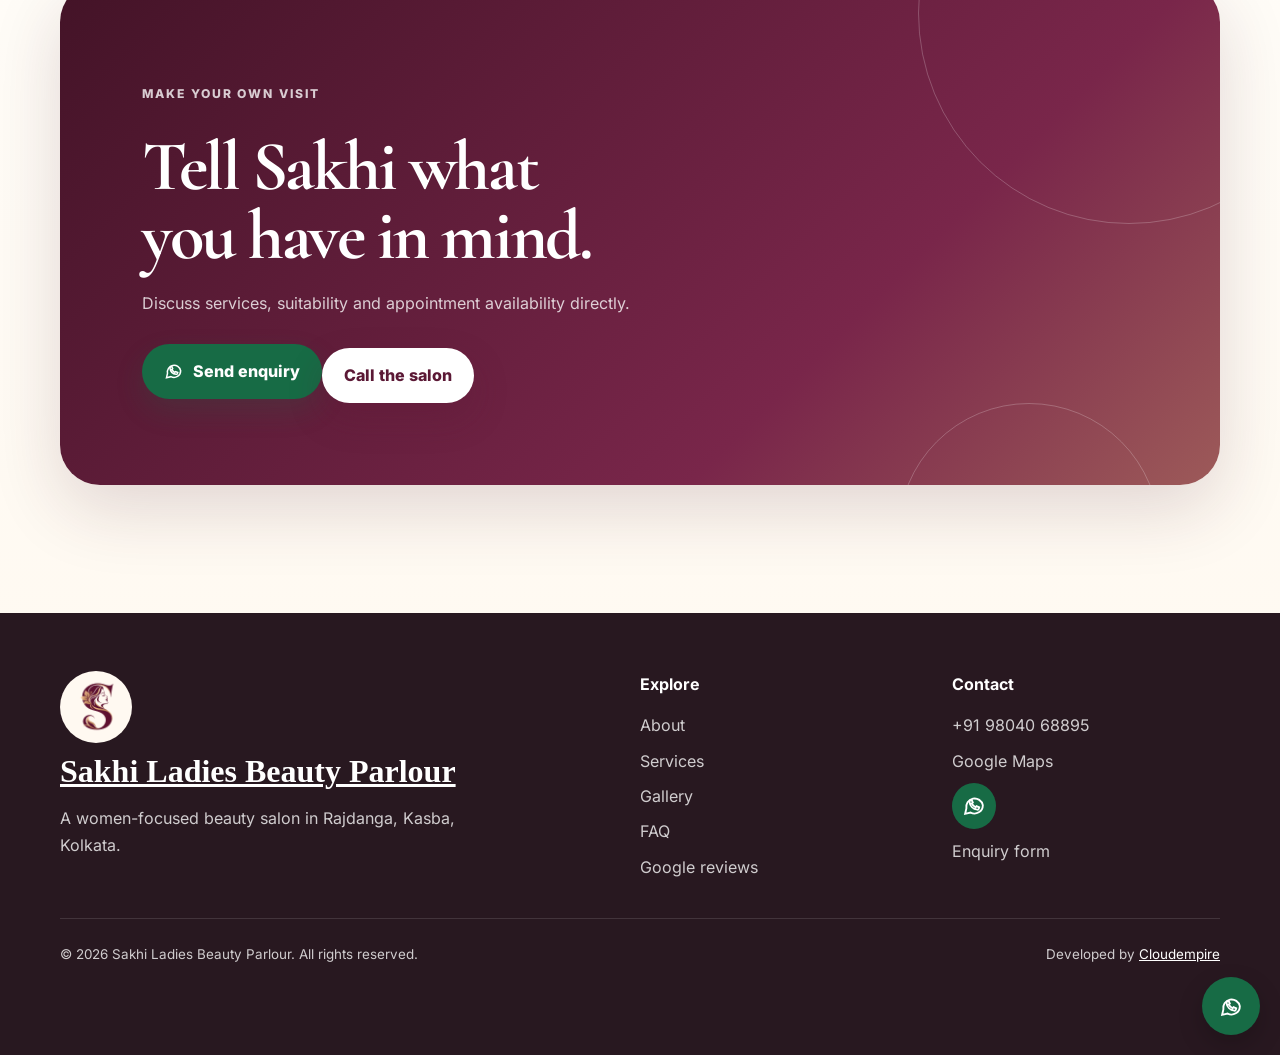
<file: reviews.html>
<!doctype html><html lang="en"><head><meta charset="utf-8"><meta name="viewport" content="width=device-width,initial-scale=1"><title>Google Review Summaries | Sakhi Ladies Beauty Parlour</title><meta name="description" content="Read attributed Google review summaries for Sakhi Ladies Beauty Parlour in Rajdanga, Kolkata, and explore the original listing."><link rel="canonical" href="https://cloudempiretech.github.io/sakhi-ladies-beauty-parlour-kolkata/reviews.html"><meta name="theme-color" content="#5b1835"><link rel="stylesheet" href="assets/css/fonts.css"><link rel="stylesheet" href="assets/css/styles.css"><script type="application/ld+json">{"@context": "https://schema.org", "@type": "WebPage", "name": "Google Review Summaries | Sakhi Ladies Beauty Parlour", "url": "https://cloudempiretech.github.io/sakhi-ladies-beauty-parlour-kolkata/reviews.html", "about": {"@type": "BeautySalon", "name": "Sakhi Ladies Beauty Parlour"}}</script><link rel="icon" href="favicon.ico" sizes="any"><link rel="icon" type="image/png" href="assets/images/favicon-32.png" sizes="32x32"><link rel="apple-touch-icon" href="assets/images/apple-touch-icon.png"></head><body><a class="skip-link" href="#main">Skip to main content</a><header class="site-header"><nav class="nav" aria-label="Primary navigation"><a class="brand" href="index.html"><img class="brand-logo" src="assets/images/sakhi-logo.png" alt="Sakhi logo concept" width="256" height="256"><span>Sakhi Beauty</span></a><button class="menu-toggle" aria-expanded="false" aria-controls="site-menu" aria-label="Open navigation"><span></span></button><div class="nav-links" id="site-menu"><a href="index.html">Home</a><a href="about.html">About</a><a href="services.html">Services</a><a href="gallery.html">Gallery</a><a href="faq.html">FAQ</a><a class="nav-cta" href="contact.html">Contact</a><a class="nav-whatsapp icon-channel" href="https://wa.me/919804068895" target="_blank" rel="noopener noreferrer" aria-label="Message Sakhi on WhatsApp" title="Message Sakhi"><svg class="wa-icon" viewBox="0 0 24 24" aria-hidden="true" focusable="false"><path d="M20 11.7a8 8 0 0 1-11.7 7.1L3 20l1.2-5.1A8 8 0 1 1 20 11.7Z"/><path d="m8 7 1.3-.4 1.1 2.6-1 .9a8 8 0 0 0 3.6 3.6l.9-1 2.6 1.1-.4 1.3c-.2.6-.8 1-1.4.9-4-.4-7.1-3.5-7.5-7.5 0-.7.3-1.3.8-1.5Z"/></svg></a></div></nav></header><main id="main"><section class="page-hero"><div class="wrap stagger"><p class="crumb"><a href="index.html">Home</a> / Google reviews</p><p class="eyebrow">Customer perspectives</p><h1>Experiences shared on Google.</h1><p class="lead">A few voices from Sakhi’s public Google listing, with links to explore the original source.</p></div></section><section class="section"><div class="wrap"><div class="review-grid"><article class="review-card glass" data-reveal><p class="review-stars" aria-label="5 out of 5 stars">★★★★★</p><p class="review-summary">Enjoyed a facial and praised the team’s service.</p><h3>Puja Sengupta</h3><p class="review-meta">Google review · 9 months ago</p><p class="review-label">Review summary</p></article><article class="review-card glass" data-reveal><p class="review-stars" aria-label="5 out of 5 stars">★★★★★</p><p class="review-summary">Praised the friendly staff and owner.</p><h3>Anjali Singh</h3><p class="review-meta">Google review · 2 months ago</p><p class="review-label">Review summary</p></article><article class="review-card glass" data-reveal><p class="review-stars" aria-label="5 out of 5 stars">★★★★★</p><p class="review-summary">Enjoyed a haircut and spa treatment, and praised the welcoming team.</p><h3>Aditi Mukherjee</h3><p class="review-meta">Google review · a year ago</p><p class="review-label">Review summary</p></article></div><p class="review-note">These are attributed summaries, not verbatim testimonials. Relative dates and star ratings are as displayed on Google on 6 October 2026. Google states reviews are not verified; individual experiences do not guarantee results.</p><a class="btn btn-primary" href="https://www.google.com/maps/?cid=14520142318834126760" target="_blank" rel="noopener noreferrer">Read reviews on Google ↗</a></div></section><section class="section"><div class="wrap cta-panel" data-reveal><p class="eyebrow">Make your own visit</p><h2>Tell Sakhi what you have in mind.</h2><p>Discuss services, suitability and appointment availability directly.</p><a class="btn btn-whatsapp" href="contact.html#enquiry"><svg class="wa-icon" viewBox="0 0 24 24" aria-hidden="true" focusable="false"><path d="M20 11.7a8 8 0 0 1-11.7 7.1L3 20l1.2-5.1A8 8 0 1 1 20 11.7Z"/><path d="m8 7 1.3-.4 1.1 2.6-1 .9a8 8 0 0 0 3.6 3.6l.9-1 2.6 1.1-.4 1.3c-.2.6-.8 1-1.4.9-4-.4-7.1-3.5-7.5-7.5 0-.7.3-1.3.8-1.5Z"/></svg>Send enquiry</a><a class="btn btn-primary" href="tel:+919804068895">Call the salon</a></div></section></main><footer class="site-footer"><div class="wrap"><div class="footer-grid"><div><a class="footer-brand" href="index.html"><img class="footer-logo" src="assets/images/sakhi-logo.png" alt="Sakhi logo concept" width="256" height="256">Sakhi Ladies Beauty Parlour</a><p>A women-focused beauty salon in Rajdanga, Kasba, Kolkata.</p></div><div class="footer-links"><strong>Explore</strong><a href="about.html">About</a><a href="services.html">Services</a><a href="gallery.html">Gallery</a><a href="faq.html">FAQ</a><a href="reviews.html">Google reviews</a></div><div class="footer-links"><strong>Contact</strong><a href="tel:+919804068895">+91 98040 68895</a><a href="https://www.google.com/maps/?cid=14520142318834126760" target="_blank" rel="noopener noreferrer">Google Maps</a><a href="https://wa.me/919804068895" target="_blank" rel="noopener noreferrer" class="icon-channel" aria-label="Message Sakhi on WhatsApp" title="Message Sakhi"><svg class="wa-icon" viewBox="0 0 24 24" aria-hidden="true" focusable="false"><path d="M20 11.7a8 8 0 0 1-11.7 7.1L3 20l1.2-5.1A8 8 0 1 1 20 11.7Z"/><path d="m8 7 1.3-.4 1.1 2.6-1 .9a8 8 0 0 0 3.6 3.6l.9-1 2.6 1.1-.4 1.3c-.2.6-.8 1-1.4.9-4-.4-7.1-3.5-7.5-7.5 0-.7.3-1.3.8-1.5Z"/></svg></a><a href="contact.html#enquiry">Enquiry form</a></div></div><div class="footer-bottom"><span>© 2026 Sakhi Ladies Beauty Parlour. All rights reserved.</span><span>Developed by <a href="https://cloudempire.tech/" target="_blank" rel="noopener noreferrer">Cloudempire</a></span></div></div></footer><script src="assets/js/main.js" defer></script><a class="whatsapp-float" href="https://wa.me/919804068895" target="_blank" rel="noopener noreferrer" aria-label="Chat with Sakhi on WhatsApp"><svg viewBox="0 0 24 24" aria-hidden="true"><path d="M20 11.7a8 8 0 0 1-11.7 7.1L3 20l1.2-5.1A8 8 0 1 1 20 11.7Z"/><path d="m8 7 1.3-.4 1.1 2.6-1 .9a8 8 0 0 0 3.6 3.6l.9-1 2.6 1.1-.4 1.3c-.2.6-.8 1-1.4.9-4-.4-7.1-3.5-7.5-7.5 0-.7.3-1.3.8-1.5Z"/></svg></a></body></html>
</file>
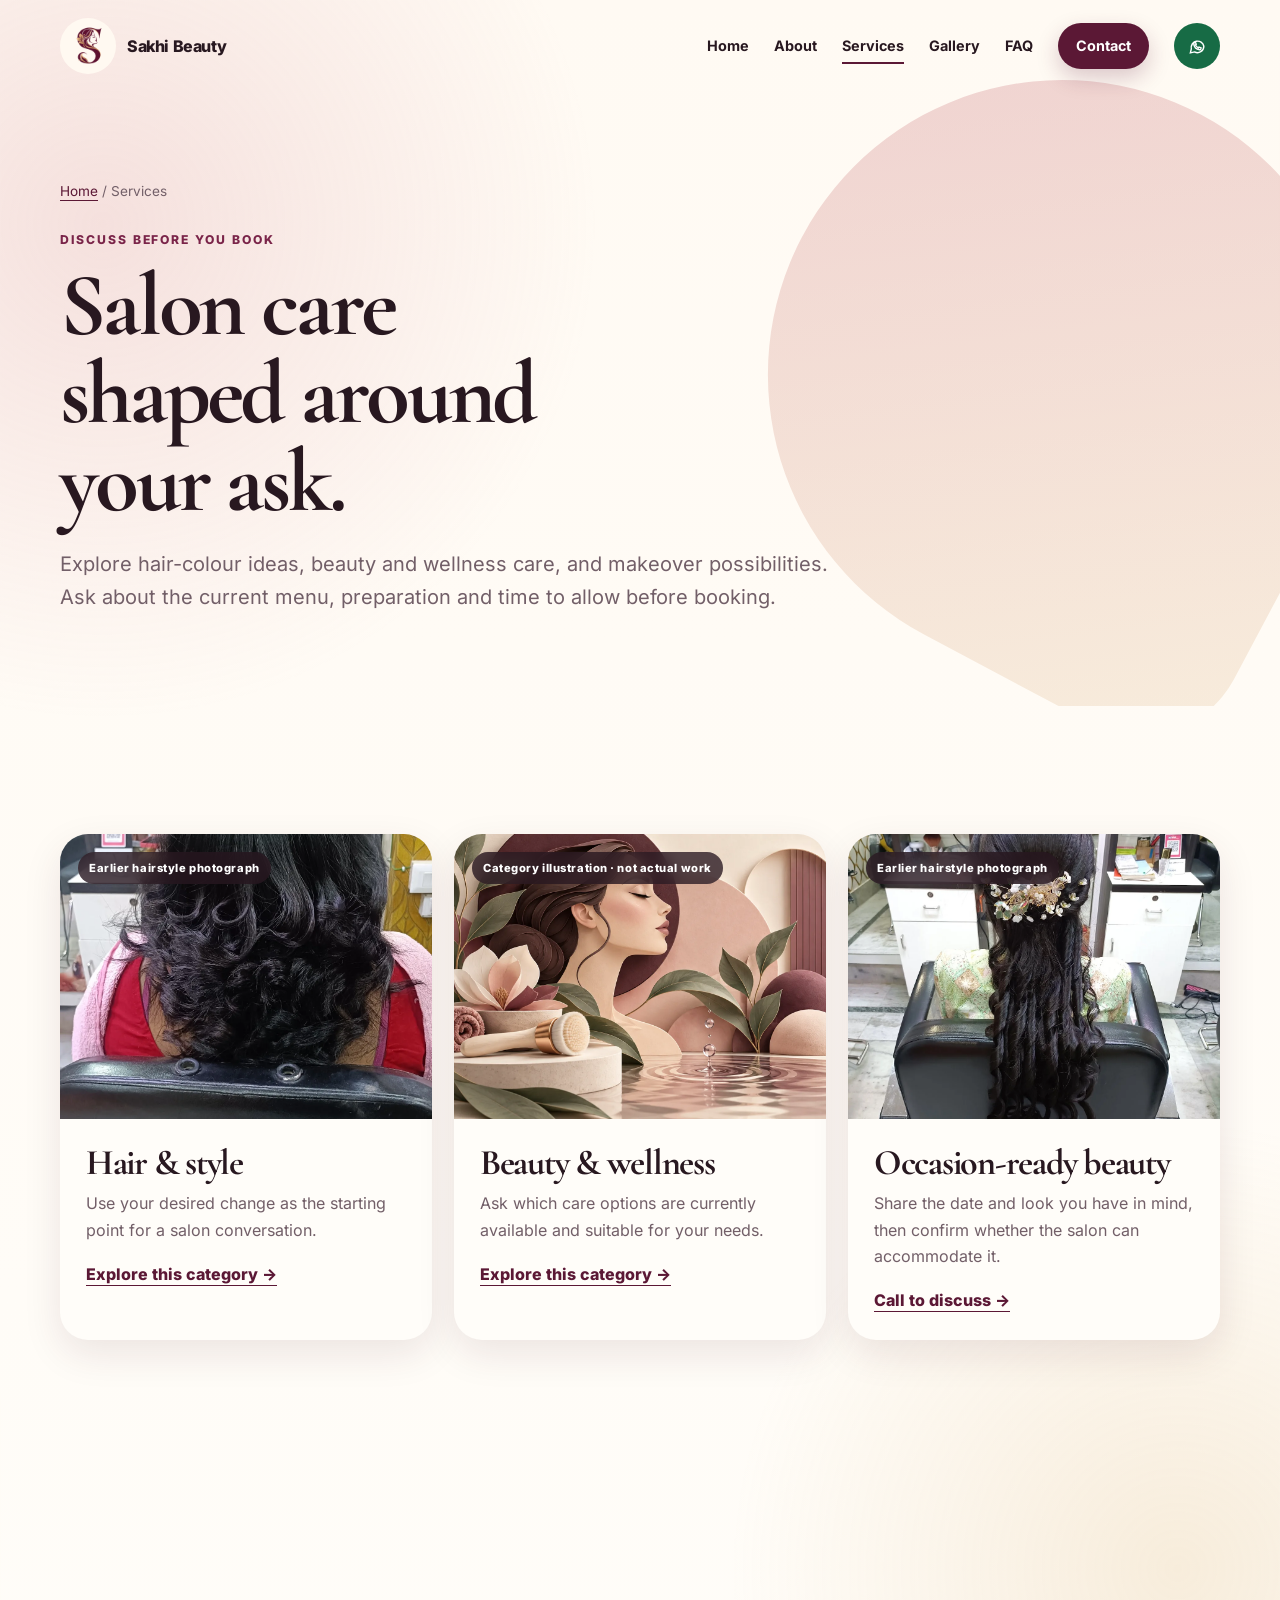
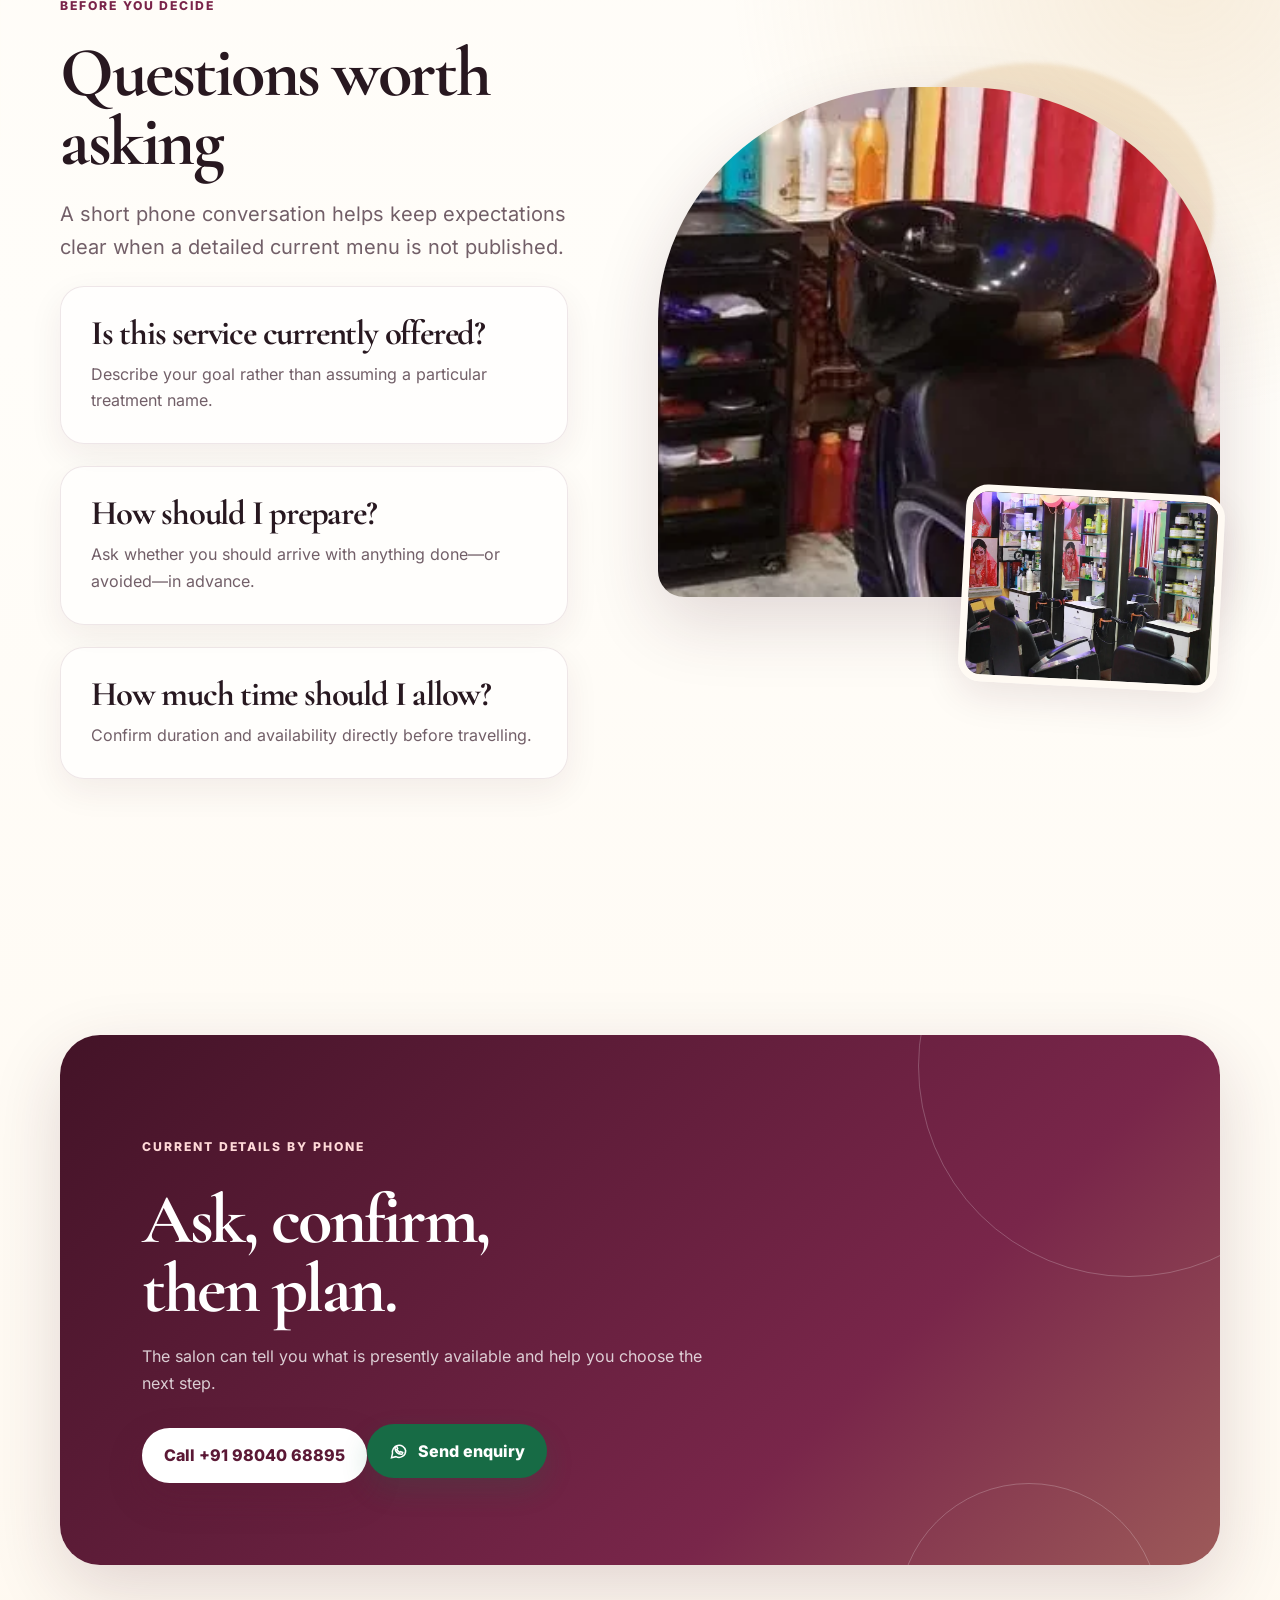
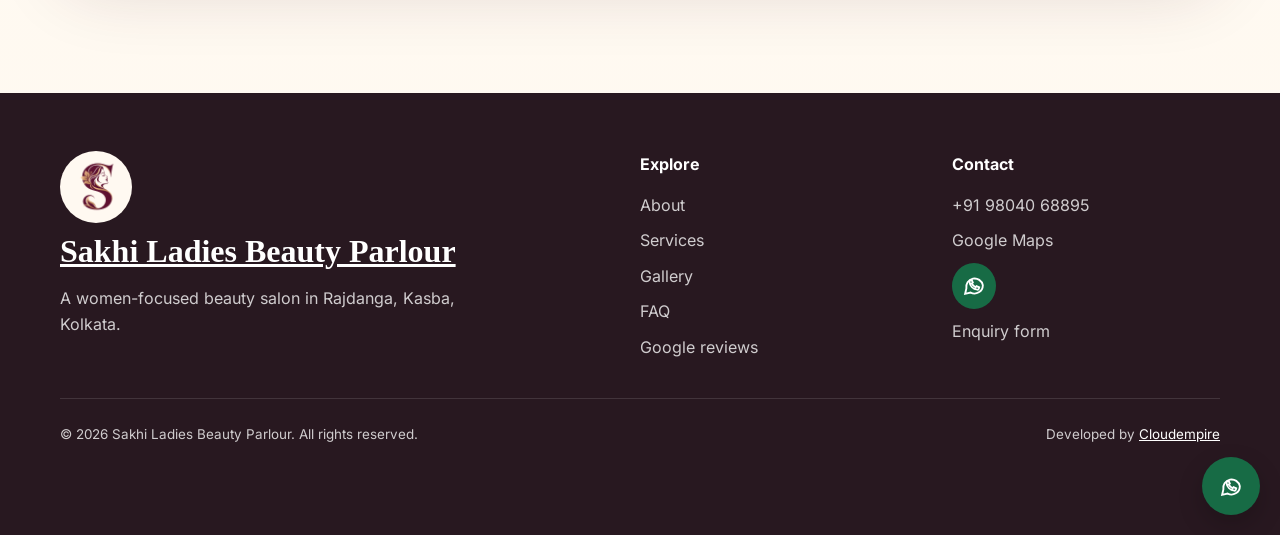
<file: services.html>
<!doctype html><html lang="en"><head><meta charset="utf-8"><meta name="viewport" content="width=device-width,initial-scale=1"><title>Salon Services | Sakhi Ladies Beauty Parlour</title><meta name="description" content="Explore verified service themes for Sakhi Ladies Beauty Parlour in Rajdanga and call the salon to confirm the current menu and availability."><link rel="canonical" href="https://cloudempiretech.github.io/sakhi-ladies-beauty-parlour-kolkata/services.html"><meta name="theme-color" content="#5b1835"><link rel="stylesheet" href="assets/css/fonts.css"><link rel="stylesheet" href="assets/css/styles.css"><script type="application/ld+json">{"@context":"https://schema.org","@type":"Service","name":"Women’s salon services","provider":{"@type":"BeautySalon","name":"Sakhi Ladies Beauty Parlour","telephone":"+919804068895","url":"https://cloudempiretech.github.io/sakhi-ladies-beauty-parlour-kolkata/"},"areaServed":"Rajdanga, Kasba, Kolkata"}</script><link rel="icon" href="favicon.ico" sizes="any"><link rel="icon" type="image/png" href="assets/images/favicon-32.png" sizes="32x32"><link rel="apple-touch-icon" href="assets/images/apple-touch-icon.png"></head><body><a class="skip-link" href="#main">Skip to main content</a><header class="site-header"><nav class="nav" aria-label="Primary navigation"><a class="brand" href="index.html"><img class="brand-logo" src="assets/images/sakhi-logo.png" alt="Sakhi logo concept" width="256" height="256"><span>Sakhi Beauty</span></a><button class="menu-toggle" aria-expanded="false" aria-controls="site-menu" aria-label="Open navigation"><span></span></button><div class="nav-links" id="site-menu"><a href="index.html">Home</a><a href="about.html">About</a><a aria-current="page" href="services.html">Services</a><a href="gallery.html">Gallery</a><a href="faq.html">FAQ</a><a class="nav-cta" href="contact.html">Contact</a><a class="nav-whatsapp icon-channel" href="https://wa.me/919804068895" target="_blank" rel="noopener noreferrer" aria-label="Message Sakhi on WhatsApp" title="Message Sakhi"><svg class="wa-icon" viewBox="0 0 24 24" aria-hidden="true" focusable="false"><path d="M20 11.7a8 8 0 0 1-11.7 7.1L3 20l1.2-5.1A8 8 0 1 1 20 11.7Z"/><path d="m8 7 1.3-.4 1.1 2.6-1 .9a8 8 0 0 0 3.6 3.6l.9-1 2.6 1.1-.4 1.3c-.2.6-.8 1-1.4.9-4-.4-7.1-3.5-7.5-7.5 0-.7.3-1.3.8-1.5Z"/></svg></a></div></nav></header><main id="main"><section class="page-hero"><div class="wrap stagger"><p class="crumb"><a href="index.html">Home</a> / Services</p><p class="eyebrow">Discuss before you book</p><h1>Salon care shaped around your ask.</h1><p class="lead">Explore hair-colour ideas, beauty and wellness care, and makeover possibilities. Ask about the current menu, preparation and time to allow before booking.</p></div></section><section class="section"><div class="wrap"><div class="cards"><article class="service-card" data-reveal><picture><source media="(max-width:620px)" srcset="assets/images/sakhi-google-4-sm.webp"><source media="(max-width:1000px)" srcset="assets/images/sakhi-google-4-md.webp"><img src="assets/images/sakhi-google-4-lg.webp" alt="Earlier Sakhi gallery photograph of curled hair, viewed from behind" width="1200" height="1200" loading="lazy"></picture><span class="art-label">Earlier hairstyle photograph</span><div class="service-card-body"><h2 style="font-size:2.25rem">Hair & style</h2><p>Use your desired change as the starting point for a salon conversation.</p><a class="text-link" href="hair-style.html">Explore this category →</a></div></article><article class="service-card" data-reveal><picture><source media="(max-width:620px)" srcset="assets/images/illustration-wellness-sm.webp"><source media="(max-width:1000px)" srcset="assets/images/illustration-wellness-md.webp"><img src="assets/images/illustration-wellness-lg.webp" alt="Illustration of a serene profile, botanical leaves and a facial brush" width="1440" height="960"></picture><span class="art-label">Category illustration · not actual work</span><div class="service-card-body"><h2 style="font-size:2.25rem">Beauty & wellness</h2><p>Ask which care options are currently available and suitable for your needs.</p><a class="text-link" href="beauty-wellness.html">Explore this category →</a></div></article><article class="service-card" data-reveal><picture><source media="(max-width:620px)" srcset="assets/images/sakhi-google-5-sm.webp"><source media="(max-width:1000px)" srcset="assets/images/sakhi-google-5-md.webp"><img src="assets/images/sakhi-google-5-lg.webp" alt="Earlier Sakhi gallery photograph of a half-up hairstyle with floral hair accessories" width="1200" height="1600" loading="lazy"></picture><span class="art-label">Earlier hairstyle photograph</span><div class="service-card-body"><h2 style="font-size:2.25rem">Occasion-ready beauty</h2><p>Share the date and look you have in mind, then confirm whether the salon can accommodate it.</p><a class="text-link" href="contact.html">Call to discuss →</a></div></article></div></div></section><section class="section"><div class="wrap split"><div class="copy-stack" data-reveal><p class="eyebrow">Before you decide</p><h2>Questions worth asking</h2><p class="lead">A short phone conversation helps keep expectations clear when a detailed current menu is not published.</p><div class="feature-grid" style="grid-template-columns:1fr"><div class="feature"><h3>Is this service currently offered?</h3><p>Describe your goal rather than assuming a particular treatment name.</p></div><div class="feature"><h3>How should I prepare?</h3><p>Ask whether you should arrive with anything done—or avoided—in advance.</p></div><div class="feature"><h3>How much time should I allow?</h3><p>Confirm duration and availability directly before travelling.</p></div></div></div><div class="stacked-media" data-reveal><img class="main" src="assets/images/sakhi-interior-1-lg.webp" alt="Earlier photograph of a shampoo basin and salon chair at Sakhi" width="500" height="300"><img class="small" src="assets/images/sakhi-interior-3-md.webp" alt="Earlier photograph of salon mirrors and styling chairs at Sakhi in Rajdanga" width="900" height="675"></div></div></section><section class="section"><div class="wrap cta-panel" data-reveal><p class="eyebrow" style="color:#ffd9d8">Current details by phone</p><h2>Ask, confirm, then plan.</h2><p>The salon can tell you what is presently available and help you choose the next step.</p><a class="btn btn-primary" href="tel:+919804068895">Call +91 98040 68895</a><a class="btn btn-whatsapp" href="https://wa.me/919804068895?text=Hello%20Sakhi%2C%20I%27d%20like%20to%20enquire%20about%20a%20salon%20visit." target="_blank" rel="noopener noreferrer" aria-label="Enquire with Sakhi Ladies Beauty Parlour on WhatsApp"><svg viewBox="0 0 24 24" aria-hidden="true"><path d="M20 11.7a8 8 0 0 1-11.7 7.1L3 20l1.2-5.1A8 8 0 1 1 20 11.7Z"/><path d="m8 7 1.3-.4 1.1 2.6-1 .9a8 8 0 0 0 3.6 3.6l.9-1 2.6 1.1-.4 1.3c-.2.6-.8 1-1.4.9-4-.4-7.1-3.5-7.5-7.5 0-.7.3-1.3.8-1.5Z"/></svg>Send enquiry</a></div></section></main><footer class="site-footer"><div class="wrap"><div class="footer-grid"><div><a class="footer-brand" href="index.html"><img class="footer-logo" src="assets/images/sakhi-logo.png" alt="Sakhi logo concept" width="256" height="256">Sakhi Ladies Beauty Parlour</a><p>A women-focused beauty salon in Rajdanga, Kasba, Kolkata.</p></div><div class="footer-links"><strong>Explore</strong><a href="about.html">About</a><a href="services.html">Services</a><a href="gallery.html">Gallery</a><a href="faq.html">FAQ</a><a href="reviews.html">Google reviews</a></div><div class="footer-links"><strong>Contact</strong><a href="tel:+919804068895">+91 98040 68895</a><a href="https://www.google.com/maps/?cid=14520142318834126760" target="_blank" rel="noopener noreferrer">Google Maps</a><a href="https://wa.me/919804068895" target="_blank" rel="noopener noreferrer" class="icon-channel" aria-label="Message Sakhi on WhatsApp" title="Message Sakhi"><svg class="wa-icon" viewBox="0 0 24 24" aria-hidden="true" focusable="false"><path d="M20 11.7a8 8 0 0 1-11.7 7.1L3 20l1.2-5.1A8 8 0 1 1 20 11.7Z"/><path d="m8 7 1.3-.4 1.1 2.6-1 .9a8 8 0 0 0 3.6 3.6l.9-1 2.6 1.1-.4 1.3c-.2.6-.8 1-1.4.9-4-.4-7.1-3.5-7.5-7.5 0-.7.3-1.3.8-1.5Z"/></svg></a><a href="contact.html#enquiry">Enquiry form</a></div></div><div class="footer-bottom"><span>© 2026 Sakhi Ladies Beauty Parlour. All rights reserved.</span><span>Developed by <a href="https://cloudempire.tech/" target="_blank" rel="noopener noreferrer">Cloudempire</a></span></div></div></footer><script src="assets/js/main.js" defer></script><a class="whatsapp-float" href="https://wa.me/919804068895" target="_blank" rel="noopener noreferrer" aria-label="Chat with Sakhi on WhatsApp"><svg viewBox="0 0 24 24" aria-hidden="true"><path d="M20 11.7a8 8 0 0 1-11.7 7.1L3 20l1.2-5.1A8 8 0 1 1 20 11.7Z"/><path d="m8 7 1.3-.4 1.1 2.6-1 .9a8 8 0 0 0 3.6 3.6l.9-1 2.6 1.1-.4 1.3c-.2.6-.8 1-1.4.9-4-.4-7.1-3.5-7.5-7.5 0-.7.3-1.3.8-1.5Z"/></svg></a></body></html>
</file>
<file: assets/css/fonts.css>
@font-face {
  font-family: 'Cormorant Garamond';
  font-style: normal;
  font-weight: 600;
  font-display: swap;
  src: url(../fonts/font-0.woff) format('woff');
}
@font-face {
  font-family: 'Cormorant Garamond';
  font-style: normal;
  font-weight: 700;
  font-display: swap;
  src: url(../fonts/font-1.woff) format('woff');
}
@font-face {
  font-family: 'Inter';
  font-style: normal;
  font-weight: 400;
  font-display: swap;
  src: url(../fonts/font-2.woff) format('woff');
}
@font-face {
  font-family: 'Inter';
  font-style: normal;
  font-weight: 600;
  font-display: swap;
  src: url(../fonts/font-3.woff) format('woff');
}
@font-face {
  font-family: 'Inter';
  font-style: normal;
  font-weight: 700;
  font-display: swap;
  src: url(../fonts/font-4.woff) format('woff');
}
@font-face {
  font-family: 'Inter';
  font-style: normal;
  font-weight: 800;
  font-display: swap;
  src: url(../fonts/font-5.woff) format('woff');
}
</file>
<file: assets/css/styles.css>
:root {
  --ink: #281820;
  --muted: #725f68;
  --cream: #fffaf3;
  --paper: #fffdf9;
  --plum: #5b1835;
  --plum-2: #7a2449;
  --rose: #d58d96;
  --copper: #b96f4c;
  --sage: #79806d;
  --gold: #d8ad69;
  --line: rgba(91, 24, 53, .14);
  --shadow: 0 24px 70px rgba(68, 24, 43, .16);
  --shadow-soft: 0 14px 38px rgba(68, 24, 43, .1);
  --radius: 28px;
  --wrap: min(1160px, calc(100% - 40px));
}

* { box-sizing: border-box; }
html { scroll-behavior: smooth; }
body {
  margin: 0;
  color: var(--ink);
  background: var(--cream);
  font-family: "Inter", system-ui, -apple-system, BlinkMacSystemFont, "Segoe UI", sans-serif;
  line-height: 1.65;
  overflow-x: hidden;
}
body::before {
  content: "";
  position: fixed;
  inset: 0;
  z-index: -2;
  background:
    radial-gradient(circle at 8% 6%, rgba(213,141,150,.24), transparent 31rem),
    radial-gradient(circle at 92% 42%, rgba(216,173,105,.2), transparent 28rem),
    linear-gradient(180deg, #fffaf3, #fffdf9 52%, #fff8ee);
}
img { display: block; width: 100%; height: auto; }
a { color: inherit; }
button, a { -webkit-tap-highlight-color: transparent; }
:focus-visible { outline: 3px solid #0c7180; outline-offset: 4px; border-radius: 6px; }
.skip-link { position: fixed; left: 16px; top: -80px; z-index: 999; background: var(--ink); color: white; padding: 10px 16px; border-radius: 10px; }
.skip-link:focus { top: 16px; }
.wrap { width: var(--wrap); margin-inline: auto; }
.eyebrow { margin: 0 0 12px; color: var(--plum-2); font-size: .76rem; font-weight: 800; letter-spacing: .16em; text-transform: uppercase; }
h1, h2, h3 { font-family: "Cormorant Garamond", Georgia, serif; line-height: .98; letter-spacing: -.035em; margin: 0; }
h1 { font-size: clamp(3.5rem, 8vw, 7.4rem); max-width: 12ch; }
h2 { font-size: clamp(2.5rem, 5.5vw, 4.7rem); }
h3 { font-size: clamp(1.55rem, 2.7vw, 2.25rem); }
p { margin: 0; }
.lead { color: var(--muted); font-size: clamp(1.05rem, 1.6vw, 1.25rem); max-width: 62ch; }
.section { padding: clamp(78px, 10vw, 140px) 0; position: relative; }
.section-head { display: grid; grid-template-columns: 1fr minmax(260px, .8fr); gap: 36px; align-items: end; margin-bottom: 48px; }
.section-head .lead { justify-self: end; }
.glass { background: rgba(255,255,255,.68); border: 1px solid rgba(255,255,255,.88); backdrop-filter: blur(18px); box-shadow: var(--shadow-soft); }

.site-header { position: fixed; inset: 0 0 auto; z-index: 50; padding: 18px 0; transition: .3s ease; }
.site-header.scrolled { padding: 9px 0; background: rgba(255,250,243,.86); backdrop-filter: blur(18px); border-bottom: 1px solid var(--line); }
.nav { width: var(--wrap); margin: auto; display: flex; align-items: center; justify-content: space-between; gap: 22px; }
.brand { display: inline-flex; align-items: center; gap: 11px; text-decoration: none; font-weight: 850; letter-spacing: -.025em; }
.brand-mark { width: 44px; aspect-ratio: 1; border-radius: 50% 50% 44% 56%; display: grid; place-items: center; color: white; font-family: Georgia, serif; font-size: 1.45rem; background: linear-gradient(145deg, var(--plum), var(--rose)); box-shadow: 0 10px 24px rgba(91,24,53,.3); transform: rotate(-5deg); }
.nav-links { display: flex; align-items: center; gap: 25px; }
.nav-links a { text-decoration: none; font-size: .9rem; font-weight: 700; position: relative; }
.nav-links a::after { content: ""; position: absolute; left: 0; right: 100%; bottom: -6px; height: 2px; background: var(--plum); transition: right .25s ease; }
.nav-links a:hover::after, .nav-links a[aria-current="page"]::after { right: 0; }
.nav-cta { color: white !important; padding: 11px 18px; background: var(--plum); border-radius: 999px; box-shadow: 0 9px 22px rgba(91,24,53,.22); }
.nav-cta::after { display: none; }
.menu-toggle { display: none; width: 46px; height: 46px; border: 1px solid var(--line); border-radius: 50%; background: rgba(255,255,255,.8); color: var(--ink); }
.menu-toggle span, .menu-toggle::before, .menu-toggle::after { content: ""; display: block; width: 19px; height: 2px; margin: 4px auto; background: currentColor; transition: .25s; }

.hero { min-height: 100svh; display: grid; align-items: center; padding: 124px 0 74px; position: relative; }
.hero-grid { width: var(--wrap); margin: auto; display: grid; grid-template-columns: 1.05fr .95fr; gap: clamp(42px, 7vw, 96px); align-items: center; }
.hero-copy { position: relative; z-index: 2; }
.hero-copy .lead { margin-top: 24px; }
.hero-actions { display: flex; flex-wrap: wrap; gap: 12px; margin-top: 30px; }
.btn { display: inline-flex; min-height: 50px; align-items: center; justify-content: center; gap: 9px; padding: 13px 21px; border: 1px solid transparent; border-radius: 999px; text-decoration: none; font-weight: 800; transition: transform .25s, box-shadow .25s, background .25s; }
.btn:hover { transform: translateY(-3px); }
.btn-primary { color: white; background: linear-gradient(135deg, var(--plum), var(--plum-2)); box-shadow: 0 15px 34px rgba(91,24,53,.25); }
.btn-secondary { background: rgba(255,255,255,.74); border-color: var(--line); box-shadow: 0 10px 28px rgba(68,24,43,.08); }
.btn svg, .contact-icon svg, .social-link svg { width: 20px; height: 20px; fill: none; stroke: currentColor; stroke-width: 1.8; }
.hero-note { margin-top: 22px; color: var(--muted); font-size: .86rem; display: flex; align-items: center; gap: 8px; }
.hero-note::before { content: ""; width: 34px; height: 1px; background: var(--copper); }
.hero-media { position: relative; perspective: 1000px; min-height: 590px; }
.hero-orb { position: absolute; width: 86%; aspect-ratio: 1; right: -10%; top: 3%; border-radius: 50%; background: linear-gradient(145deg, rgba(213,141,150,.52), rgba(216,173,105,.3)); filter: blur(1px); }
.hero-frame { position: absolute; inset: 6% 2% 8% 8%; border-radius: 49% 49% 30px 30px; overflow: hidden; border: 9px solid rgba(255,255,255,.72); box-shadow: var(--shadow); transform: rotate(2deg) translateZ(30px); }
.hero-frame img { height: 100%; object-fit: cover; object-position: center; transition: transform 1.2s cubic-bezier(.2,.8,.2,1); }
.hero-frame:hover img { transform: scale(1.055); }
.hero-card { position: absolute; left: -4%; bottom: 6%; width: min(260px, 62%); padding: 20px; border-radius: 22px; transform: rotate(-3deg) translateZ(80px); }
.hero-card strong { display: block; font-family: Georgia, serif; font-size: 1.5rem; color: var(--plum); }
.hero-card span { color: var(--muted); font-size: .82rem; }
.petal { position: absolute; border-radius: 90% 10% 90% 10%; background: linear-gradient(145deg, var(--rose), var(--plum)); opacity: .8; box-shadow: 0 14px 30px rgba(91,24,53,.22); }
.petal.one { width: 66px; height: 106px; right: -10px; top: 13%; transform: rotate(38deg); }
.petal.two { width: 40px; height: 72px; left: 2%; top: 3%; transform: rotate(-28deg); }
.scroll-cue { position: absolute; left: 50%; bottom: 20px; width: 30px; height: 50px; border: 1px solid var(--line); border-radius: 18px; }
.scroll-cue::after { content: ""; display: block; width: 4px; height: 8px; margin: 8px auto; border-radius: 4px; background: var(--plum); animation: cue 1.8s infinite; }

.trust-strip { border-block: 1px solid var(--line); background: rgba(255,255,255,.46); }
.trust-grid { display: grid; grid-template-columns: repeat(3, 1fr); }
.trust-item { padding: 23px clamp(16px, 3vw, 42px); display: flex; gap: 15px; align-items: center; border-right: 1px solid var(--line); }
.trust-item:last-child { border: 0; }
.trust-item strong { display: block; }
.trust-item span { color: var(--muted); font-size: .85rem; }
.trust-icon { flex: 0 0 42px; height: 42px; display: grid; place-items: center; border-radius: 50%; color: var(--plum); background: rgba(213,141,150,.18); }

.cards { display: grid; grid-template-columns: repeat(3, 1fr); gap: 22px; perspective: 1200px; }
.service-card { min-height: 490px; border-radius: var(--radius); overflow: hidden; position: relative; box-shadow: var(--shadow-soft); transform-style: preserve-3d; transition: transform .35s, box-shadow .35s; background: var(--paper); }
.service-card:hover { transform: translateY(-9px) rotateX(1.5deg); box-shadow: var(--shadow); }
.service-card picture, .service-card img { height: 285px; }
.service-card img { object-fit: cover; transition: transform .75s ease; }
.service-card:hover img { transform: scale(1.055); }
.service-card-body { padding: 26px; }
.service-card-body p { color: var(--muted); margin: 10px 0 18px; }
.text-link { color: var(--plum); font-weight: 850; text-decoration-thickness: 1px; text-underline-offset: 5px; }
.art-label { position: absolute; top: 18px; left: 18px; padding: 7px 11px; border-radius: 999px; color: white; background: rgba(40,24,32,.78); backdrop-filter: blur(8px); font-size: .7rem; font-weight: 800; letter-spacing: .05em; }

.split { display: grid; grid-template-columns: .95fr 1.05fr; gap: clamp(42px, 7vw, 92px); align-items: center; }
.stacked-media { position: relative; min-height: 600px; }
.stacked-media .main { position: absolute; inset: 0 12% 10% 0; height: 85%; object-fit: cover; border-radius: 46% 46% 26px 26px; box-shadow: var(--shadow); }
.stacked-media .small { position: absolute; width: 46%; right: 0; bottom: 0; border: 7px solid var(--cream); border-radius: 22px; box-shadow: var(--shadow-soft); transform: rotate(3deg); }
.stacked-media::before { content: ""; position: absolute; width: 65%; height: 50%; right: 1%; top: -4%; border-radius: 50%; background: rgba(216,173,105,.24); filter: blur(2px); }
.copy-stack > * + * { margin-top: 22px; }
.quote { padding: 24px 26px; border-left: 3px solid var(--copper); border-radius: 0 18px 18px 0; background: rgba(255,255,255,.58); color: var(--muted); }

.cta-panel { padding: clamp(42px, 7vw, 82px); border-radius: 40px; color: white; position: relative; overflow: hidden; background: linear-gradient(135deg, #431327, #79264a 68%, #9d5a59); box-shadow: var(--shadow); }
.cta-panel::before, .cta-panel::after { content: ""; position: absolute; border-radius: 50%; border: 1px solid rgba(255,255,255,.22); }
.cta-panel::before { width: 420px; aspect-ratio: 1; right: -120px; top: -180px; }
.cta-panel::after { width: 260px; aspect-ratio: 1; right: 60px; bottom: -180px; }
.cta-panel h2 { max-width: 14ch; }
.cta-panel p { color: rgba(255,255,255,.78); max-width: 57ch; margin: 20px 0 28px; }
.cta-panel .btn-primary { background: white; color: var(--plum); }

.page-hero { padding: 180px 0 92px; min-height: 64vh; display: grid; align-items: center; position: relative; overflow: hidden; }
.page-hero::after { content: ""; position: absolute; width: min(46vw, 620px); aspect-ratio: 1; border-radius: 50% 50% 18% 50%; right: -6vw; top: 80px; background: linear-gradient(145deg, rgba(213,141,150,.38), rgba(216,173,105,.18)); transform: rotate(28deg); z-index: -1; }
.page-hero h1 { font-size: clamp(3.4rem, 7vw, 6.8rem); }
.page-hero .lead { margin-top: 22px; }
.crumb { margin-bottom: 28px; font-size: .85rem; color: var(--muted); }
.crumb a { color: var(--plum); text-underline-offset: 4px; }

.feature-grid { display: grid; grid-template-columns: repeat(2, 1fr); gap: 22px; }
.feature { border: 1px solid rgba(91,24,53,.1); background: rgba(255,255,255,.62); border-radius: 24px; padding: 30px; box-shadow: 0 12px 34px rgba(68,24,43,.07); }
.feature .num { color: var(--copper); font-family: Georgia, serif; font-size: 1rem; margin-bottom: 14px; }
.feature p { color: var(--muted); margin-top: 10px; }
.gallery { display: grid; grid-template-columns: repeat(12, 1fr); grid-auto-rows: 90px; gap: 16px; }
.gallery figure { margin: 0; position: relative; overflow: hidden; border-radius: 24px; box-shadow: var(--shadow-soft); background: #eadfd8; }
.gallery figure:nth-child(1) { grid-column: span 7; grid-row: span 5; }
.gallery figure:nth-child(2) { grid-column: span 5; grid-row: span 4; }
.gallery figure:nth-child(3) { grid-column: 8 / span 5; grid-row: span 4; }
.gallery figure:nth-child(4), .gallery figure:nth-child(5), .gallery figure:nth-child(6) { grid-column: span 4; grid-row: span 4; }
.gallery img { height: 100%; object-fit: cover; transition: transform .8s ease; }
.gallery figure:hover img { transform: scale(1.05); }
.gallery figcaption { position: absolute; inset: auto 12px 12px; padding: 10px 12px; border-radius: 12px; color: white; background: rgba(40,24,32,.76); backdrop-filter: blur(8px); font-size: .76rem; }

.faq-list { max-width: 860px; margin: auto; display: grid; gap: 14px; }
.faq-item { border: 1px solid var(--line); border-radius: 18px; background: rgba(255,255,255,.67); overflow: hidden; }
.faq-question { width: 100%; display: flex; justify-content: space-between; align-items: center; gap: 20px; padding: 22px; border: 0; color: var(--ink); background: transparent; text-align: left; font-family:inherit; font-size:1rem; font-weight:800; line-height:1.4; cursor: pointer; }
.faq-question::after { content: "+"; flex: 0 0 auto; width: 32px; height: 32px; display: grid; place-items: center; border-radius: 50%; background: rgba(213,141,150,.18); font-size: 1.45rem; transition: transform .25s; }
.faq-question[aria-expanded="true"]::after { transform: rotate(45deg); }
.faq-answer { display: grid; grid-template-rows: 0fr; transition: grid-template-rows .3s ease; }
.faq-answer > div { overflow: hidden; }
.faq-answer p { padding: 0 22px 22px; color: var(--muted); }
.faq-question[aria-expanded="true"] + .faq-answer { grid-template-rows: 1fr; }

.contact-grid { display: grid; grid-template-columns: .85fr 1.15fr; gap: 32px; }
.contact-card { padding: clamp(28px, 5vw, 54px); border-radius: 30px; }
.contact-list { display: grid; gap: 14px; margin-top: 28px; }
.contact-link { display: flex; align-items: center; gap: 15px; padding: 17px; text-decoration: none; border: 1px solid var(--line); border-radius: 17px; background: rgba(255,255,255,.68); transition: transform .25s, box-shadow .25s; }
.contact-link:hover { transform: translateY(-3px); box-shadow: var(--shadow-soft); }
.contact-icon { flex: 0 0 45px; height: 45px; display: grid; place-items: center; color: white; border-radius: 50%; background: var(--plum); }
.contact-link span { color: var(--muted); font-size: .8rem; display: block; }
.map-card { min-height: 520px; border-radius: 30px; position: relative; overflow: hidden; color: white; background: linear-gradient(145deg, #3b1627, #863857); box-shadow: var(--shadow); }
.map-card::before { content: ""; position: absolute; inset: 0; opacity: .3; background-image: linear-gradient(rgba(255,255,255,.18) 1px, transparent 1px), linear-gradient(90deg, rgba(255,255,255,.18) 1px, transparent 1px); background-size: 48px 48px; transform: rotate(-8deg) scale(1.2); }
.map-pin { position: absolute; left: 50%; top: 48%; transform: translate(-50%,-50%); width: 82px; height: 82px; display: grid; place-items: center; border: 3px solid white; border-radius: 50% 50% 50% 12%; background: var(--rose); box-shadow: 0 22px 50px rgba(0,0,0,.25); transform-origin: center; rotate: -45deg; }
.map-pin svg { width: 36px; height: 36px; stroke: white; fill: none; rotate: 45deg; }
.map-card .address { position: absolute; inset: auto 28px 28px; padding: 22px; border-radius: 20px; background: rgba(31,12,21,.76); backdrop-filter: blur(12px); }

.site-footer { padding: 58px 0 26px; color: rgba(255,255,255,.78); background: #281820; }
.footer-grid { display: grid; grid-template-columns: 1.2fr repeat(2,.6fr); gap: 44px; padding-bottom: 38px; }
.footer-brand { color: white; font: 700 2rem/1 Georgia, serif; }
.footer-grid p { max-width: 40ch; margin-top: 16px; }
.footer-links { display: grid; gap: 9px; align-content: start; }
.footer-links strong { color: white; margin-bottom: 6px; }
.footer-links a { width: fit-content; text-decoration: none; }
.footer-links a:hover { color: white; text-decoration: underline; text-underline-offset: 4px; }
.footer-bottom { display: flex; justify-content: space-between; gap: 20px; padding-top: 24px; border-top: 1px solid rgba(255,255,255,.12); font-size: .84rem; }
.footer-bottom a { color: white; }

.js [data-reveal] { opacity: 1; transform: none; }
.js [data-reveal].visible { animation: revealIn .75s ease both; }
@keyframes revealIn { from { opacity:0; translate:0 26px; } to { opacity:1; translate:0 0; } }
.stagger > * { opacity: 0; transform: translateY(18px); animation: rise .8s ease forwards; }
.stagger > *:nth-child(2) { animation-delay: .12s; }
.stagger > *:nth-child(3) { animation-delay: .24s; }
.stagger > *:nth-child(4) { animation-delay: .36s; }
.page-ready { animation: pageIn .55s ease both; }

@keyframes rise { to { opacity: 1; transform: none; } }
@keyframes cue { 0%,100% { transform: translateY(0); opacity: .35; } 50% { transform: translateY(16px); opacity: 1; } }
@keyframes pageIn { from { opacity: 0; transform: translateY(8px); } }

@media (max-width: 900px) {
  :root { --wrap: min(100% - 28px, 760px); }
  .menu-toggle { display: block; z-index: 2; }
  .nav-links { position: fixed; inset: 0 0 auto; min-height: 100svh; padding: 110px 30px 40px; display: grid; align-content: start; gap: 12px; background: rgba(255,250,243,.97); backdrop-filter: blur(20px); opacity:0; visibility:hidden; pointer-events:none; transition:opacity .3s ease,visibility .3s ease; }
  .nav-links.open { opacity:1; visibility:visible; pointer-events:auto; }
  .nav-links a { font-family: Georgia, serif; font-size: 2rem; padding: 10px; }
  .nav-cta { margin-top: 12px; text-align: center; font: 800 1rem/1.4 inherit !important; }
  .hero-grid, .split, .contact-grid { grid-template-columns: 1fr; }
  .hero { padding-top: 150px; }
  .hero-media { min-height: 550px; width: min(100%, 620px); margin: auto; }
  .section-head { grid-template-columns: 1fr; align-items: start; }
  .section-head .lead { justify-self: start; }
  .cards { grid-template-columns: 1fr; }
  .service-card { min-height: auto; display: grid; grid-template-columns: .9fr 1.1fr; }
  .service-card picture, .service-card img { height: 100%; min-height: 300px; }
  .trust-grid { grid-template-columns: 1fr; }
  .trust-item { border-right: 0; border-bottom: 1px solid var(--line); }
  .footer-grid { grid-template-columns: 1fr 1fr; }
  .footer-grid > :first-child { grid-column: 1/-1; }
}

@media (max-width: 620px) {
  h1 { font-size: clamp(3.25rem, 16vw, 5rem); }
  .hero { min-height: auto; }
  .hero-media { min-height: 470px; margin-top: 4px; }
  .hero-frame { inset: 4% 0 8% 5%; }
  .hero-card { left: 0; bottom: 4%; }
  .scroll-cue { display: none; }
  .service-card { display: block; }
  .service-card picture, .service-card img { height: 250px; min-height: 0; }
  .stacked-media { min-height: 455px; }
  .feature-grid { grid-template-columns: 1fr; }
  .gallery { display: grid; grid-template-columns: 1fr; grid-auto-rows: auto; }
  .gallery figure, .gallery figure:nth-child(n) { grid-column: auto; grid-row: auto; min-height: 300px; }
  .footer-grid { grid-template-columns: 1fr; }
  .footer-grid > :first-child { grid-column: auto; }
  .footer-bottom { flex-direction: column; }
  .cta-panel { border-radius: 28px; }
}

@media (prefers-reduced-motion: reduce) {
  *, *::before, *::after { scroll-behavior: auto !important; animation: none !important; transition-duration: .01ms !important; }
  [data-reveal], .stagger > * { opacity: 1; transform: none; }
  .hero-frame:hover img, .gallery figure:hover img, .service-card:hover img { transform: none; }
}

.nav-whatsapp { display:inline-flex; align-items:center; gap:7px; color:#176b45; }
.nav-whatsapp svg { width:19px; height:19px; fill:none; stroke:currentColor; stroke-width:1.8; }
.btn-whatsapp { background:#176b45; color:white; box-shadow:0 12px 28px #176b4533; }
.btn-whatsapp:hover { background:#105034; }
.contact-link .contact-icon { color:white; }
.whatsapp-float { position:fixed; right:20px; bottom:20px; z-index:45; display:flex; align-items:center; justify-content:center; gap:8px; min-height:54px; padding:12px 18px; border-radius:99px; color:white; background:#176b45; text-decoration:none; font-weight:800; box-shadow:0 10px 26px #0003; transition:transform .25s; }
.whatsapp-float svg { width:25px; height:25px; stroke:currentColor; fill:none; stroke-width:1.8; }
.whatsapp-float:hover { transform:translateY(-4px); }
.enquiry-layout { display:grid; grid-template-columns:.9fr 1.1fr; gap:64px; align-items:center; }
.enquiry-form { border-radius:30px; padding:clamp(24px,4vw,48px); display:grid; gap:12px; }
.enquiry-form label { font-weight:700; margin-top:8px; }
.enquiry-form label span { font-size:.8rem; font-weight:400; color:var(--muted); }
.enquiry-form input,.enquiry-form select,.enquiry-form textarea { width:100%; font:inherit; color:var(--ink); background:#fffdf9; border:1px solid #ad919e; border-radius:12px; padding:13px; min-height:48px; }
.enquiry-form textarea { resize:vertical; }
.enquiry-form button { margin-top:12px; font:700 .95rem/1.5 Inter,system-ui,sans-serif; cursor:pointer; }
.form-note,.form-feedback { color:var(--muted); font-size:.83rem; }
#enquiry { scroll-margin-top:100px; }
.site-footer { padding-bottom:90px; }
.feature { transition:transform .35s,box-shadow .35s; }
.feature:hover { transform:translateY(-5px); box-shadow:var(--shadow-soft); }
@media(max-width:900px) { .enquiry-layout { grid-template-columns:1fr; gap:32px; } }
@media(max-width:620px) { .whatsapp-float span { display:none; } .whatsapp-float { right:12px; bottom:12px; width:54px; padding:12px; } .nav-links .nav-whatsapp { font:700 1.2rem/1.5 Inter,system-ui,sans-serif; } }
@media(prefers-reduced-motion:reduce) { .js [data-reveal] { opacity:1;transform:none; } }

.photo-grid { display:grid; grid-template-columns:repeat(3,1fr); gap:24px; perspective:1200px; }
.photo-grid figure { margin:0; border-radius:24px; overflow:hidden; box-shadow:var(--shadow-soft); background:var(--paper); transition:transform .35s; }
.photo-grid figure:hover { transform:translateY(-6px) rotateY(1deg); }
.photo-grid img { width:100%; height:360px; object-fit:cover; transition:transform .6s; }
.photo-grid figure:hover img { transform:scale(1.04); }
.photo-grid figcaption { padding:18px; font-size:.8rem; color:var(--muted); }
.hero-frame img { object-position:center 42%; }
@media(max-width:900px) { .photo-grid { grid-template-columns:repeat(2,1fr); } }
@media(max-width:620px) { .photo-grid { grid-template-columns:1fr; } .photo-grid img { height:450px; } }

@media(max-width:620px) { .hero-orb { right:0; } .hero { overflow:clip; } }

/* Original Sakhi identity and accessible icon channels */
.brand-logo {width:56px;height:56px;object-fit:contain;background:#fff9f1;border-radius:50%;padding:4px;flex-shrink:0;}
.footer-logo {display:block;width:72px;height:72px;object-fit:contain;background:#fff9f1;border-radius:50%;padding:5px;margin-bottom:12px;}
.icon-channel {display:inline-flex;align-items:center;justify-content:center;width:46px;height:46px;min-width:44px;min-height:44px;border-radius:50%;background:#176b45;color:white!important;text-decoration:none;}
.wa-icon {width:25px;height:25px;fill:none;stroke:currentColor;stroke-width:1.8;}
.whatsapp-float {width:58px;height:58px;padding:13px;justify-content:center;}
.icon-channel:focus-visible,.whatsapp-float:focus-visible {outline:3px solid #f8be5b;outline-offset:4px;}
.review-grid {display:grid;grid-template-columns:repeat(3,1fr);gap:24px;perspective:1200px;}
.review-card {padding:32px;border-radius:28px;box-shadow:var(--shadow-soft);transition:transform .35s,box-shadow .35s;}
.review-card:hover {transform:translateY(-6px) rotateY(1deg);}
.review-stars {letter-spacing:.13em;color:#815320;font-size:1.1rem;margin-bottom:20px;}
.review-summary {font-family:"Cormorant Garamond",Georgia,serif;font-size:1.6rem;line-height:1.35;margin-bottom:26px;}
.review-meta,.review-label,.review-note {font-size:.85rem;color:var(--muted);}
.review-label {margin-top:12px;text-transform:uppercase;letter-spacing:.08em;}
.review-note {max-width:850px;margin:28px 0;line-height:1.7;}
@media(max-width:900px) {.review-grid {grid-template-columns:1fr;}.nav-links .icon-channel {width:46px;}}
@media(max-width:620px) {.brand-logo {width:46px;height:46px;}.whatsapp-float {width:54px;height:54px;}}
@media(prefers-reduced-motion:reduce) {.review-card,.photo-grid figure,.photo-grid img,.icon-channel,.whatsapp-float {transition:none;transform:none!important;}}
</file>
